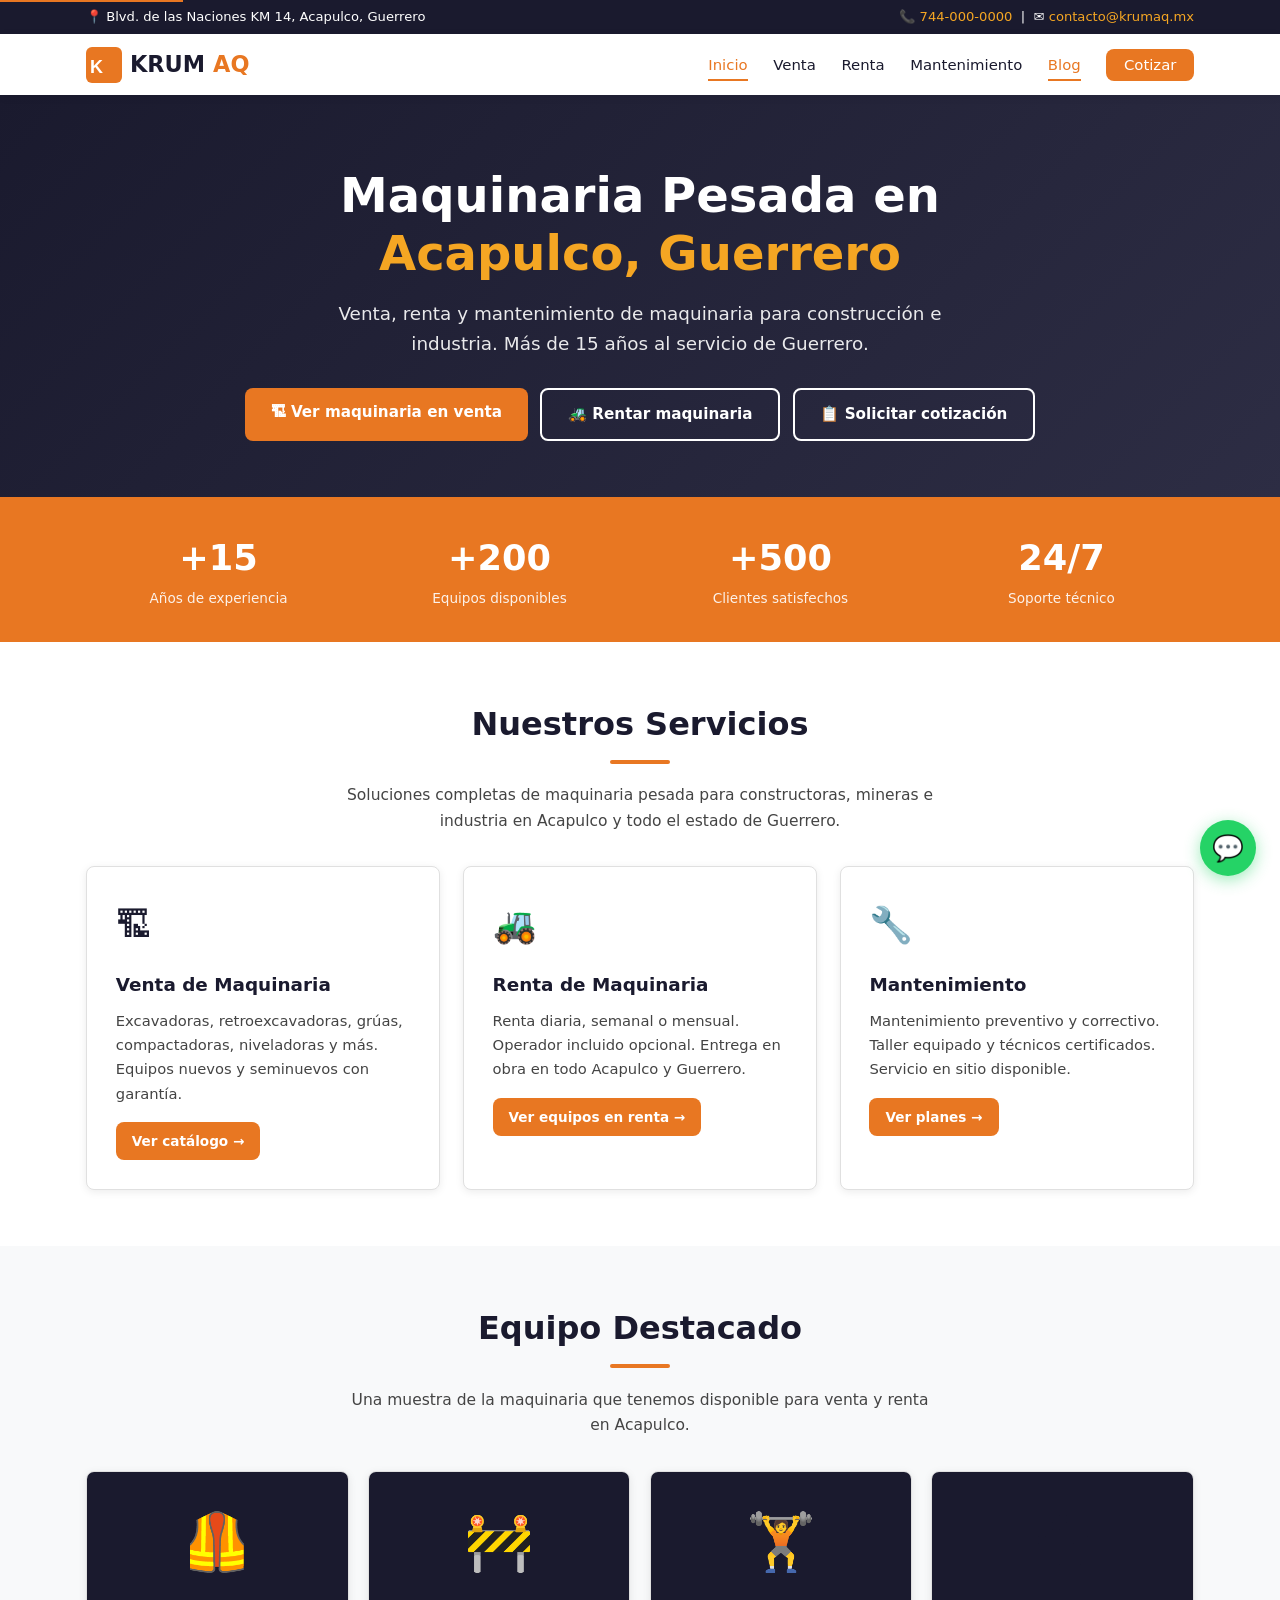
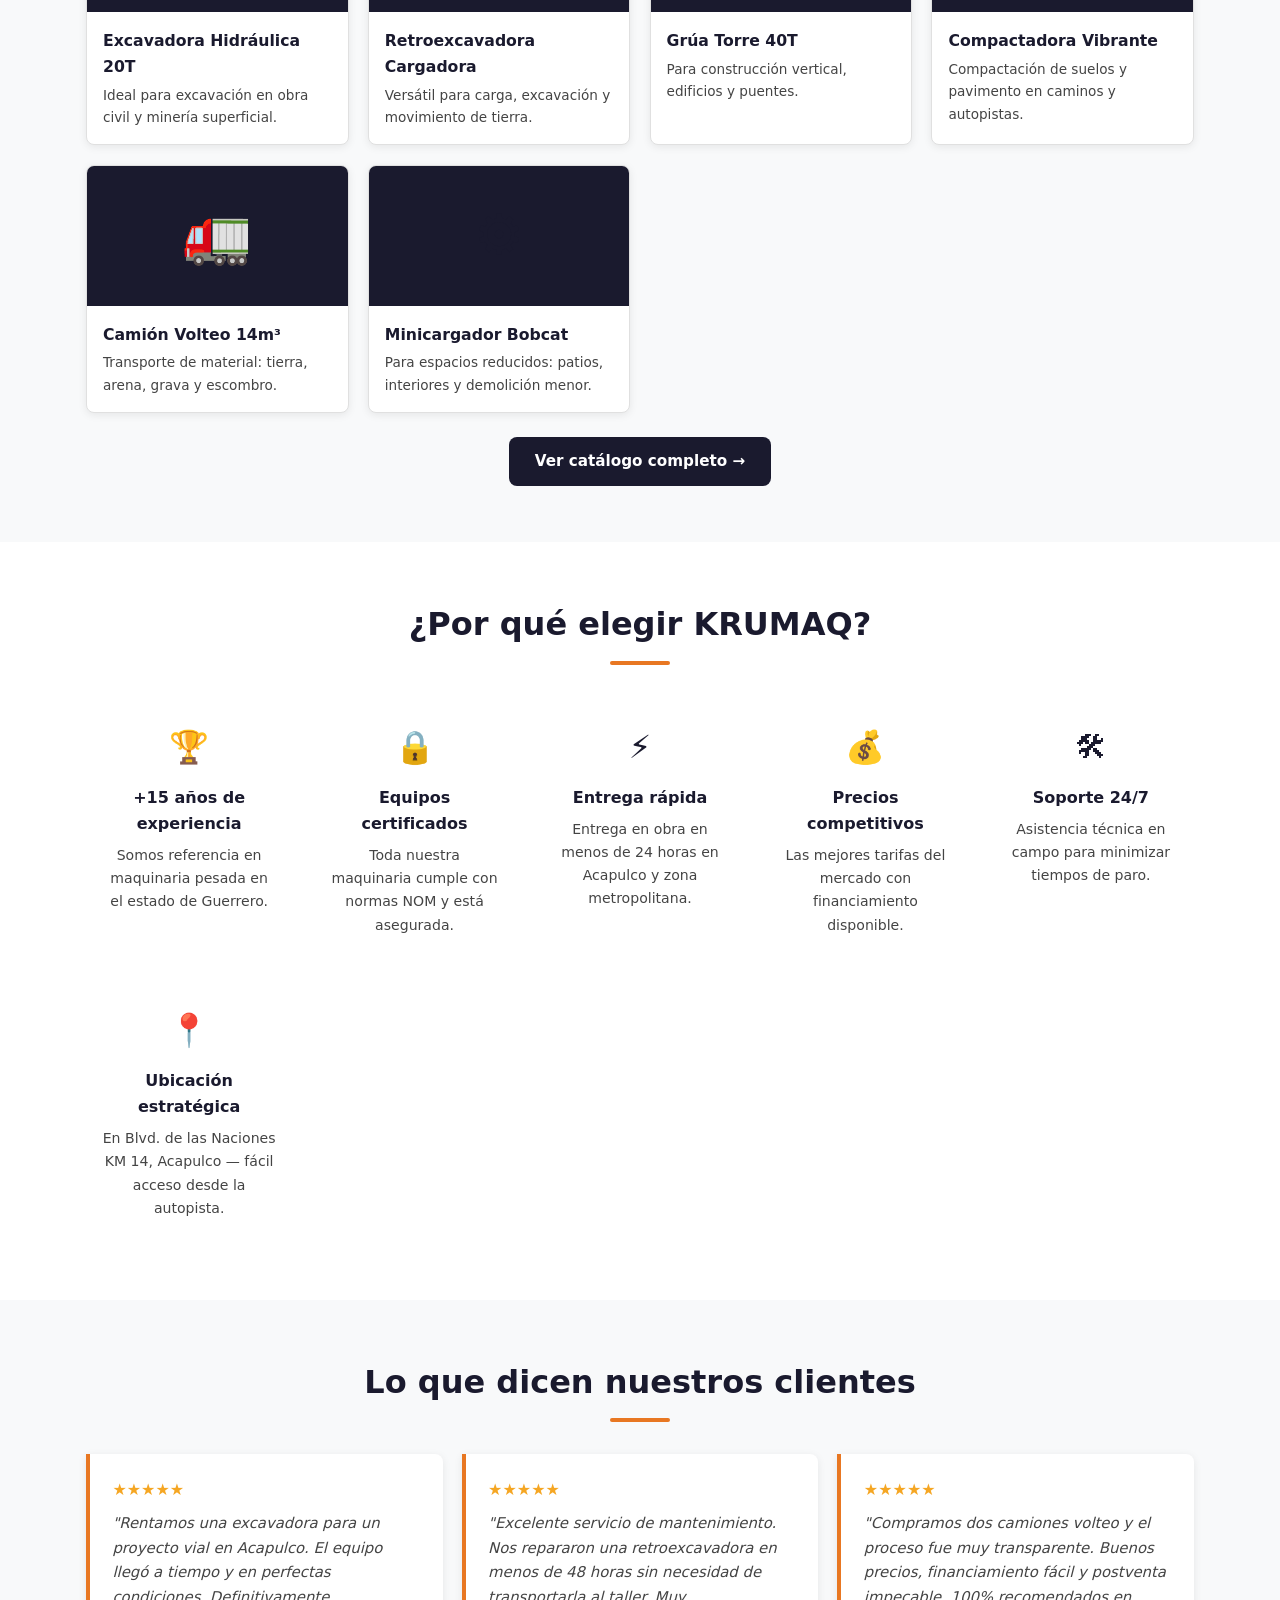
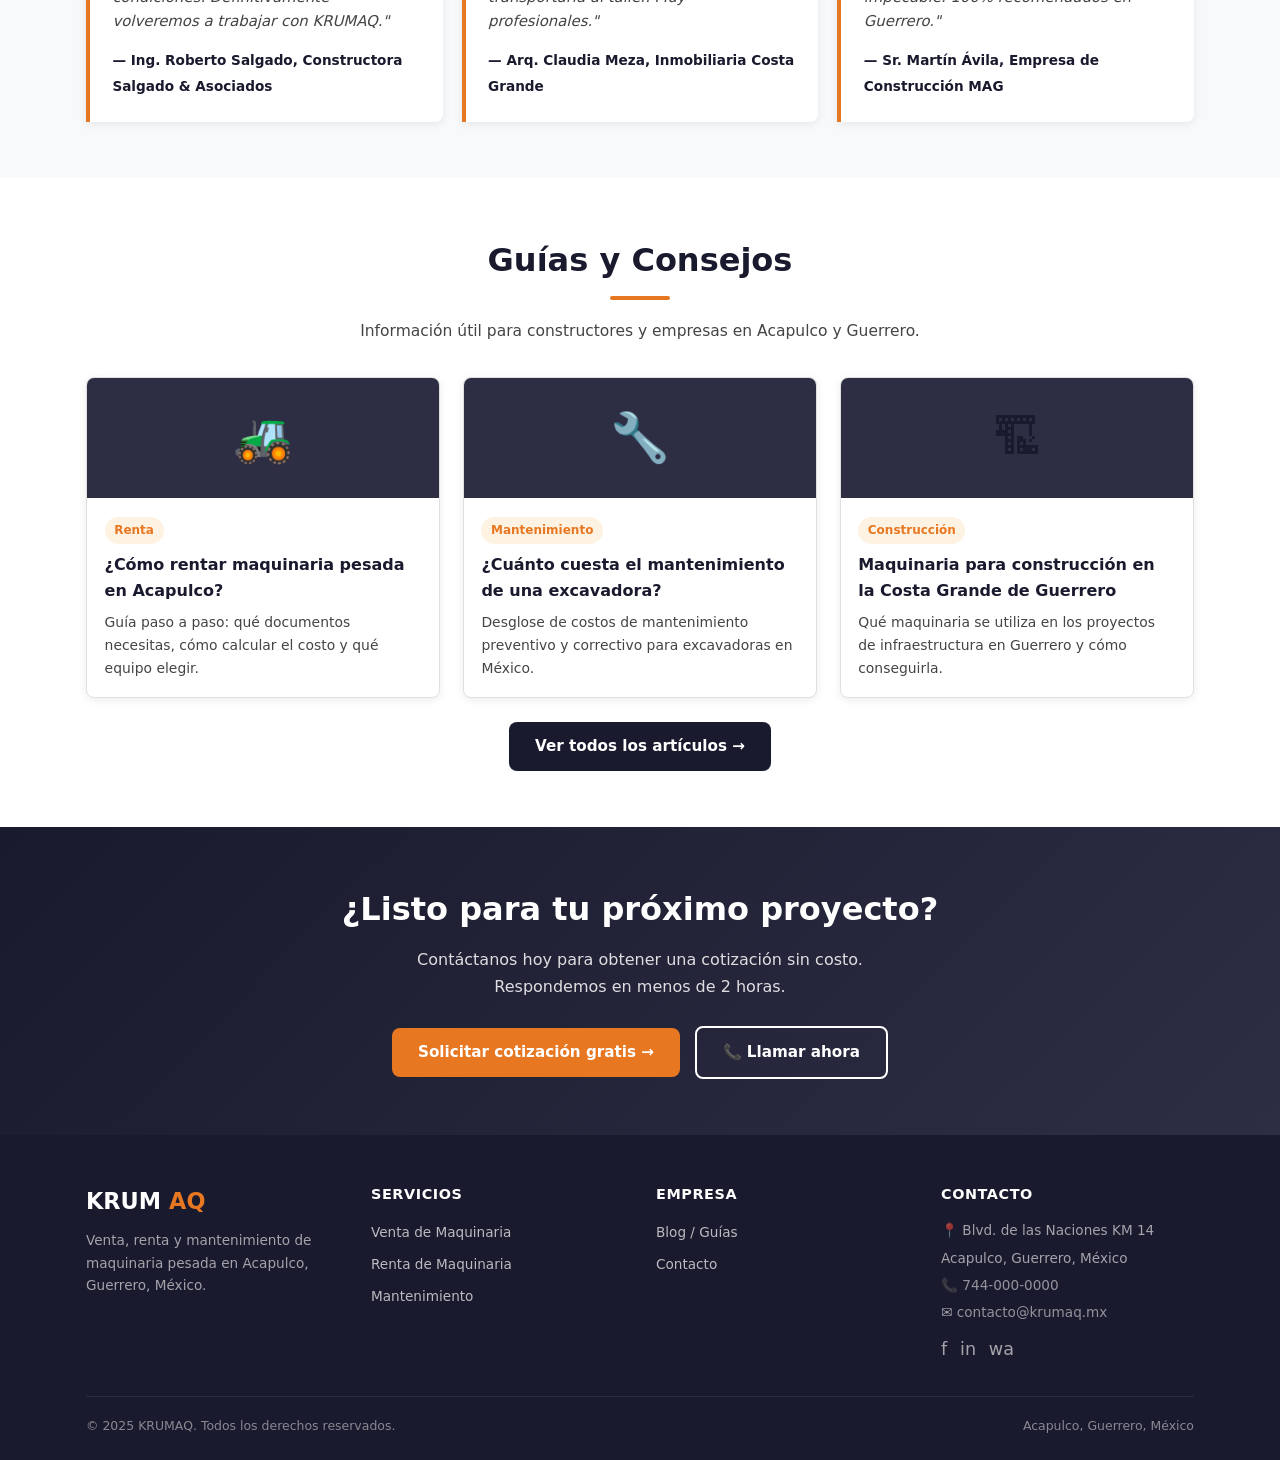
<file: website/index.html>
<!DOCTYPE html>
<html lang="es">
<head>
  <meta charset="UTF-8">
  <meta name="viewport" content="width=device-width, initial-scale=1.0">

  <!-- Primary SEO -->
  <title>KRUMAQ — Venta, Renta y Mantenimiento de Maquinaria en Acapulco, Guerrero</title>
  <meta name="description" content="KRUMAQ: líder en venta de maquinaria, renta de maquinaria y mantenimiento de maquinaria pesada en Acapulco, Guerrero. Ubicados en Blvd. de las Naciones KM 14. ¡Cotiza hoy!">
  <meta name="keywords" content="venta de maquinaria Acapulco, renta de maquinaria Acapulco, mantenimiento de maquinaria Guerrero, maquinaria pesada Acapulco, maquinaria construcción Guerrero, KRUMAQ">
  <link rel="canonical" href="https://www.krumaq.mx/">

  <!-- Open Graph / Facebook -->
  <meta property="og:type"        content="website">
  <meta property="og:url"         content="https://www.krumaq.mx/">
  <meta property="og:title"       content="KRUMAQ — Venta, Renta y Mantenimiento de Maquinaria en Acapulco">
  <meta property="og:description" content="Tu aliado en maquinaria pesada en Acapulco, Guerrero. Venta, renta y mantenimiento con más de 15 años de experiencia.">
  <meta property="og:image"       content="https://www.krumaq.mx/img/og-home.jpg">
  <meta property="og:locale"      content="es_MX">

  <!-- Twitter Card -->
  <meta name="twitter:card"        content="summary_large_image">
  <meta name="twitter:title"       content="KRUMAQ — Maquinaria en Acapulco">
  <meta name="twitter:description" content="Venta, renta y mantenimiento de maquinaria pesada en Acapulco, Guerrero.">

  <!-- Structured Data: LocalBusiness + GeoCoordinates -->
  <script type="application/ld+json">
  {
    "@context": "https://schema.org",
    "@type": "LocalBusiness",
    "@id": "https://www.krumaq.mx/#business",
    "name": "KRUMAQ",
    "alternateName": "Krumaq Maquinaria",
    "description": "Empresa especializada en venta, renta y mantenimiento de maquinaria pesada para construcción e industria en Acapulco, Guerrero, México.",
    "url": "https://www.krumaq.mx",
    "telephone": "+52-744-000-0000",
    "email": "contacto@krumaq.mx",
    "address": {
      "@type": "PostalAddress",
      "streetAddress": "Boulevard de las Naciones KM 14",
      "addressLocality": "Acapulco de Juárez",
      "addressRegion": "Guerrero",
      "postalCode": "39300",
      "addressCountry": "MX"
    },
    "geo": {
      "@type": "GeoCoordinates",
      "latitude": 16.8157,
      "longitude": -99.8986
    },
    "openingHoursSpecification": [
      {
        "@type": "OpeningHoursSpecification",
        "dayOfWeek": ["Monday","Tuesday","Wednesday","Thursday","Friday"],
        "opens": "08:00",
        "closes": "18:00"
      },
      {
        "@type": "OpeningHoursSpecification",
        "dayOfWeek": ["Saturday"],
        "opens": "09:00",
        "closes": "14:00"
      }
    ],
    "priceRange": "$$",
    "currenciesAccepted": "MXN",
    "paymentAccepted": "Cash, Credit Card, Bank Transfer",
    "areaServed": [
      {"@type": "State", "name": "Guerrero"},
      {"@type": "City",  "name": "Acapulco de Juárez"},
      {"@type": "City",  "name": "Chilpancingo"},
      {"@type": "City",  "name": "Zihuatanejo"}
    ],
    "hasOfferCatalog": {
      "@type": "OfferCatalog",
      "name": "Catálogo de Maquinaria",
      "itemListElement": [
        {"@type": "Offer", "itemOffered": {"@type": "Service", "name": "Venta de Maquinaria Pesada"}},
        {"@type": "Offer", "itemOffered": {"@type": "Service", "name": "Renta de Maquinaria Pesada"}},
        {"@type": "Offer", "itemOffered": {"@type": "Service", "name": "Mantenimiento de Maquinaria"}}
      ]
    },
    "sameAs": [
      "https://www.facebook.com/krumaq",
      "https://www.linkedin.com/company/krumaq",
      "https://www.instagram.com/krumaq"
    ]
  }
  </script>

  <link rel="stylesheet" href="css/styles.css">
</head>
<body>

<a class="skip-link" href="#main">Saltar al contenido</a>

<!-- Top bar -->
<div class="topbar">
  <div class="container">
    <span>📍 Blvd. de las Naciones KM 14, Acapulco, Guerrero</span>
    <span>📞 <a href="tel:+527440000000">744-000-0000</a> &nbsp;|&nbsp; ✉ <a href="mailto:contacto@krumaq.mx">contacto@krumaq.mx</a></span>
  </div>
</div>

<!-- Header -->
<header class="site-header">
  <nav class="nav-wrapper" aria-label="Navegación principal">
    <a class="logo" href="index.html">
      <svg viewBox="0 0 36 36" fill="none" aria-hidden="true">
        <rect width="36" height="36" rx="6" fill="#e87722"/>
        <text x="4" y="26" font-family="Arial" font-weight="800" font-size="18" fill="#fff">K</text>
      </svg>
      KRUM<span>AQ</span>
    </a>
    <button class="nav-toggle" aria-label="Abrir menú" aria-expanded="false">
      <span></span><span></span><span></span>
    </button>
    <ul class="nav-links">
      <li><a href="index.html" class="active">Inicio</a></li>
      <li><a href="venta.html">Venta</a></li>
      <li><a href="renta.html">Renta</a></li>
      <li><a href="mantenimiento.html">Mantenimiento</a></li>
      <li><a href="blog/index.html">Blog</a></li>
      <li><a href="contacto.html" class="btn-nav">Cotizar</a></li>
    </ul>
  </nav>
</header>

<!-- Hero -->
<main id="main">
<section class="hero">
  <div class="container">
    <h1>Maquinaria Pesada en<br><em>Acapulco, Guerrero</em></h1>
    <p>Venta, renta y mantenimiento de maquinaria para construcción e industria. Más de 15 años al servicio de Guerrero.</p>
    <div class="hero-btns">
      <a href="venta.html"     class="btn btn-primary">🏗 Ver maquinaria en venta</a>
      <a href="renta.html"     class="btn btn-outline">🚜 Rentar maquinaria</a>
      <a href="contacto.html"  class="btn btn-outline">📋 Solicitar cotización</a>
    </div>
  </div>
</section>

<!-- Stats -->
<div class="stats-bar">
  <div class="container">
    <div class="stats-grid">
      <div><div class="stat-num">+15</div><div class="stat-label">Años de experiencia</div></div>
      <div><div class="stat-num">+200</div><div class="stat-label">Equipos disponibles</div></div>
      <div><div class="stat-num">+500</div><div class="stat-label">Clientes satisfechos</div></div>
      <div><div class="stat-num">24/7</div><div class="stat-label">Soporte técnico</div></div>
    </div>
  </div>
</div>

<!-- Services -->
<section class="section">
  <div class="container">
    <h2 class="section-title">Nuestros Servicios</h2>
    <div class="divider"></div>
    <p class="section-sub">Soluciones completas de maquinaria pesada para constructoras, mineras e industria en Acapulco y todo el estado de Guerrero.</p>
    <div class="services-grid">

      <div class="card">
        <div class="card-icon">🏗</div>
        <h2>Venta de Maquinaria</h2>
        <p>Excavadoras, retroexcavadoras, grúas, compactadoras, niveladoras y más. Equipos nuevos y seminuevos con garantía.</p>
        <a href="venta.html" class="btn btn-primary btn-sm">Ver catálogo →</a>
      </div>

      <div class="card">
        <div class="card-icon">🚜</div>
        <h2>Renta de Maquinaria</h2>
        <p>Renta diaria, semanal o mensual. Operador incluido opcional. Entrega en obra en todo Acapulco y Guerrero.</p>
        <a href="renta.html" class="btn btn-primary btn-sm">Ver equipos en renta →</a>
      </div>

      <div class="card">
        <div class="card-icon">🔧</div>
        <h2>Mantenimiento</h2>
        <p>Mantenimiento preventivo y correctivo. Taller equipado y técnicos certificados. Servicio en sitio disponible.</p>
        <a href="mantenimiento.html" class="btn btn-primary btn-sm">Ver planes →</a>
      </div>

    </div>
  </div>
</section>

<!-- Equipment showcase -->
<section class="section section-alt">
  <div class="container">
    <h2 class="section-title">Equipo Destacado</h2>
    <div class="divider"></div>
    <p class="section-sub">Una muestra de la maquinaria que tenemos disponible para venta y renta en Acapulco.</p>
    <div class="equipment-grid">
      <div class="eq-card">
        <div class="eq-thumb">🦺</div>
        <div class="eq-info">
          <h3>Excavadora Hidráulica 20T</h3>
          <p>Ideal para excavación en obra civil y minería superficial.</p>
        </div>
      </div>
      <div class="eq-card">
        <div class="eq-thumb">🚧</div>
        <div class="eq-info">
          <h3>Retroexcavadora Cargadora</h3>
          <p>Versátil para carga, excavación y movimiento de tierra.</p>
        </div>
      </div>
      <div class="eq-card">
        <div class="eq-thumb">🏋️</div>
        <div class="eq-info">
          <h3>Grúa Torre 40T</h3>
          <p>Para construcción vertical, edificios y puentes.</p>
        </div>
      </div>
      <div class="eq-card">
        <div class="eq-thumb">🛣</div>
        <div class="eq-info">
          <h3>Compactadora Vibrante</h3>
          <p>Compactación de suelos y pavimento en caminos y autopistas.</p>
        </div>
      </div>
      <div class="eq-card">
        <div class="eq-thumb">🚛</div>
        <div class="eq-info">
          <h3>Camión Volteo 14m³</h3>
          <p>Transporte de material: tierra, arena, grava y escombro.</p>
        </div>
      </div>
      <div class="eq-card">
        <div class="eq-thumb">⚙️</div>
        <div class="eq-info">
          <h3>Minicargador Bobcat</h3>
          <p>Para espacios reducidos: patios, interiores y demolición menor.</p>
        </div>
      </div>
    </div>
    <div class="text-center mt-3">
      <a href="venta.html" class="btn btn-dark">Ver catálogo completo →</a>
    </div>
  </div>
</section>

<!-- Why Us -->
<section class="section">
  <div class="container">
    <h2 class="section-title">¿Por qué elegir KRUMAQ?</h2>
    <div class="divider"></div>
    <div class="why-grid">
      <div class="why-item">
        <div class="icon">🏆</div>
        <h3>+15 años de experiencia</h3>
        <p>Somos referencia en maquinaria pesada en el estado de Guerrero.</p>
      </div>
      <div class="why-item">
        <div class="icon">🔒</div>
        <h3>Equipos certificados</h3>
        <p>Toda nuestra maquinaria cumple con normas NOM y está asegurada.</p>
      </div>
      <div class="why-item">
        <div class="icon">⚡</div>
        <h3>Entrega rápida</h3>
        <p>Entrega en obra en menos de 24 horas en Acapulco y zona metropolitana.</p>
      </div>
      <div class="why-item">
        <div class="icon">💰</div>
        <h3>Precios competitivos</h3>
        <p>Las mejores tarifas del mercado con financiamiento disponible.</p>
      </div>
      <div class="why-item">
        <div class="icon">🛠</div>
        <h3>Soporte 24/7</h3>
        <p>Asistencia técnica en campo para minimizar tiempos de paro.</p>
      </div>
      <div class="why-item">
        <div class="icon">📍</div>
        <h3>Ubicación estratégica</h3>
        <p>En Blvd. de las Naciones KM 14, Acapulco — fácil acceso desde la autopista.</p>
      </div>
    </div>
  </div>
</section>

<!-- Testimonials -->
<section class="section section-alt">
  <div class="container">
    <h2 class="section-title">Lo que dicen nuestros clientes</h2>
    <div class="divider"></div>
    <div class="testimonials-grid">
      <div class="testimonial">
        <div class="stars">★★★★★</div>
        <p>"Rentamos una excavadora para un proyecto vial en Acapulco. El equipo llegó a tiempo y en perfectas condiciones. Definitivamente volveremos a trabajar con KRUMAQ."</p>
        <strong>— Ing. Roberto Salgado, Constructora Salgado &amp; Asociados</strong>
      </div>
      <div class="testimonial">
        <div class="stars">★★★★★</div>
        <p>"Excelente servicio de mantenimiento. Nos repararon una retroexcavadora en menos de 48 horas sin necesidad de transportarla al taller. Muy profesionales."</p>
        <strong>— Arq. Claudia Meza, Inmobiliaria Costa Grande</strong>
      </div>
      <div class="testimonial">
        <div class="stars">★★★★★</div>
        <p>"Compramos dos camiones volteo y el proceso fue muy transparente. Buenos precios, financiamiento fácil y postventa impecable. 100% recomendados en Guerrero."</p>
        <strong>— Sr. Martín Ávila, Empresa de Construcción MAG</strong>
      </div>
    </div>
  </div>
</section>

<!-- Blog preview -->
<section class="section">
  <div class="container">
    <h2 class="section-title">Guías y Consejos</h2>
    <div class="divider"></div>
    <p class="section-sub">Información útil para constructores y empresas en Acapulco y Guerrero.</p>
    <div class="blog-grid">
      <div class="blog-card">
        <div class="blog-thumb">🚜</div>
        <div class="blog-body">
          <span class="tag">Renta</span>
          <h3><a href="blog/como-rentar-maquinaria-pesada-acapulco.html">¿Cómo rentar maquinaria pesada en Acapulco?</a></h3>
          <p>Guía paso a paso: qué documentos necesitas, cómo calcular el costo y qué equipo elegir.</p>
        </div>
      </div>
      <div class="blog-card">
        <div class="blog-thumb">🔧</div>
        <div class="blog-body">
          <span class="tag">Mantenimiento</span>
          <h3><a href="blog/costo-mantenimiento-excavadora.html">¿Cuánto cuesta el mantenimiento de una excavadora?</a></h3>
          <p>Desglose de costos de mantenimiento preventivo y correctivo para excavadoras en México.</p>
        </div>
      </div>
      <div class="blog-card">
        <div class="blog-thumb">🏗</div>
        <div class="blog-body">
          <span class="tag">Construcción</span>
          <h3><a href="blog/maquinaria-construccion-costa-grande-guerrero.html">Maquinaria para construcción en la Costa Grande de Guerrero</a></h3>
          <p>Qué maquinaria se utiliza en los proyectos de infraestructura en Guerrero y cómo conseguirla.</p>
        </div>
      </div>
    </div>
    <div class="text-center mt-3">
      <a href="blog/index.html" class="btn btn-dark">Ver todos los artículos →</a>
    </div>
  </div>
</section>

<!-- CTA -->
<section class="cta-banner">
  <div class="container">
    <h2>¿Listo para tu próximo proyecto?</h2>
    <p>Contáctanos hoy para obtener una cotización sin costo. Respondemos en menos de 2 horas.</p>
    <a href="contacto.html" class="btn btn-primary">Solicitar cotización gratis →</a>
    &nbsp;
    <a href="tel:+527440000000" class="btn btn-outline">📞 Llamar ahora</a>
  </div>
</section>
</main>

<!-- Footer -->
<footer class="site-footer">
  <div class="container">
    <div class="footer-grid">
      <div class="footer-brand">
        <a class="logo" href="index.html">KRUM<span>AQ</span></a>
        <p>Venta, renta y mantenimiento de maquinaria pesada en Acapulco, Guerrero, México.</p>
      </div>
      <div class="footer-col">
        <h4>Servicios</h4>
        <ul>
          <li><a href="venta.html">Venta de Maquinaria</a></li>
          <li><a href="renta.html">Renta de Maquinaria</a></li>
          <li><a href="mantenimiento.html">Mantenimiento</a></li>
        </ul>
      </div>
      <div class="footer-col">
        <h4>Empresa</h4>
        <ul>
          <li><a href="blog/index.html">Blog / Guías</a></li>
          <li><a href="contacto.html">Contacto</a></li>
        </ul>
      </div>
      <div class="footer-col">
        <h4>Contacto</h4>
        <p>📍 Blvd. de las Naciones KM 14</p>
        <p>Acapulco, Guerrero, México</p>
        <p>📞 <a href="tel:+527440000000" style="color:rgba(255,255,255,.7)">744-000-0000</a></p>
        <p>✉ <a href="mailto:contacto@krumaq.mx" style="color:rgba(255,255,255,.7)">contacto@krumaq.mx</a></p>
        <div class="social-links" style="margin-top:.7rem">
          <a href="https://www.facebook.com/krumaq"   aria-label="Facebook">f</a>
          <a href="https://www.instagram.com/krumaq"  aria-label="Instagram">in</a>
          <a href="https://wa.me/527440000000"        aria-label="WhatsApp">wa</a>
        </div>
      </div>
    </div>
    <div class="footer-bottom">
      <span>© 2025 KRUMAQ. Todos los derechos reservados.</span>
      <span>Acapulco, Guerrero, México</span>
    </div>
  </div>
</footer>

<!-- WhatsApp FAB -->
<a class="whatsapp-fab" href="https://wa.me/527440000000?text=Hola%20KRUMAQ%2C%20me%20interesa%20información%20sobre%20maquinaria." aria-label="Contáctanos por WhatsApp" target="_blank" rel="noopener noreferrer">💬</a>

<script src="js/main.js"></script>
</body>
</html>
</file>
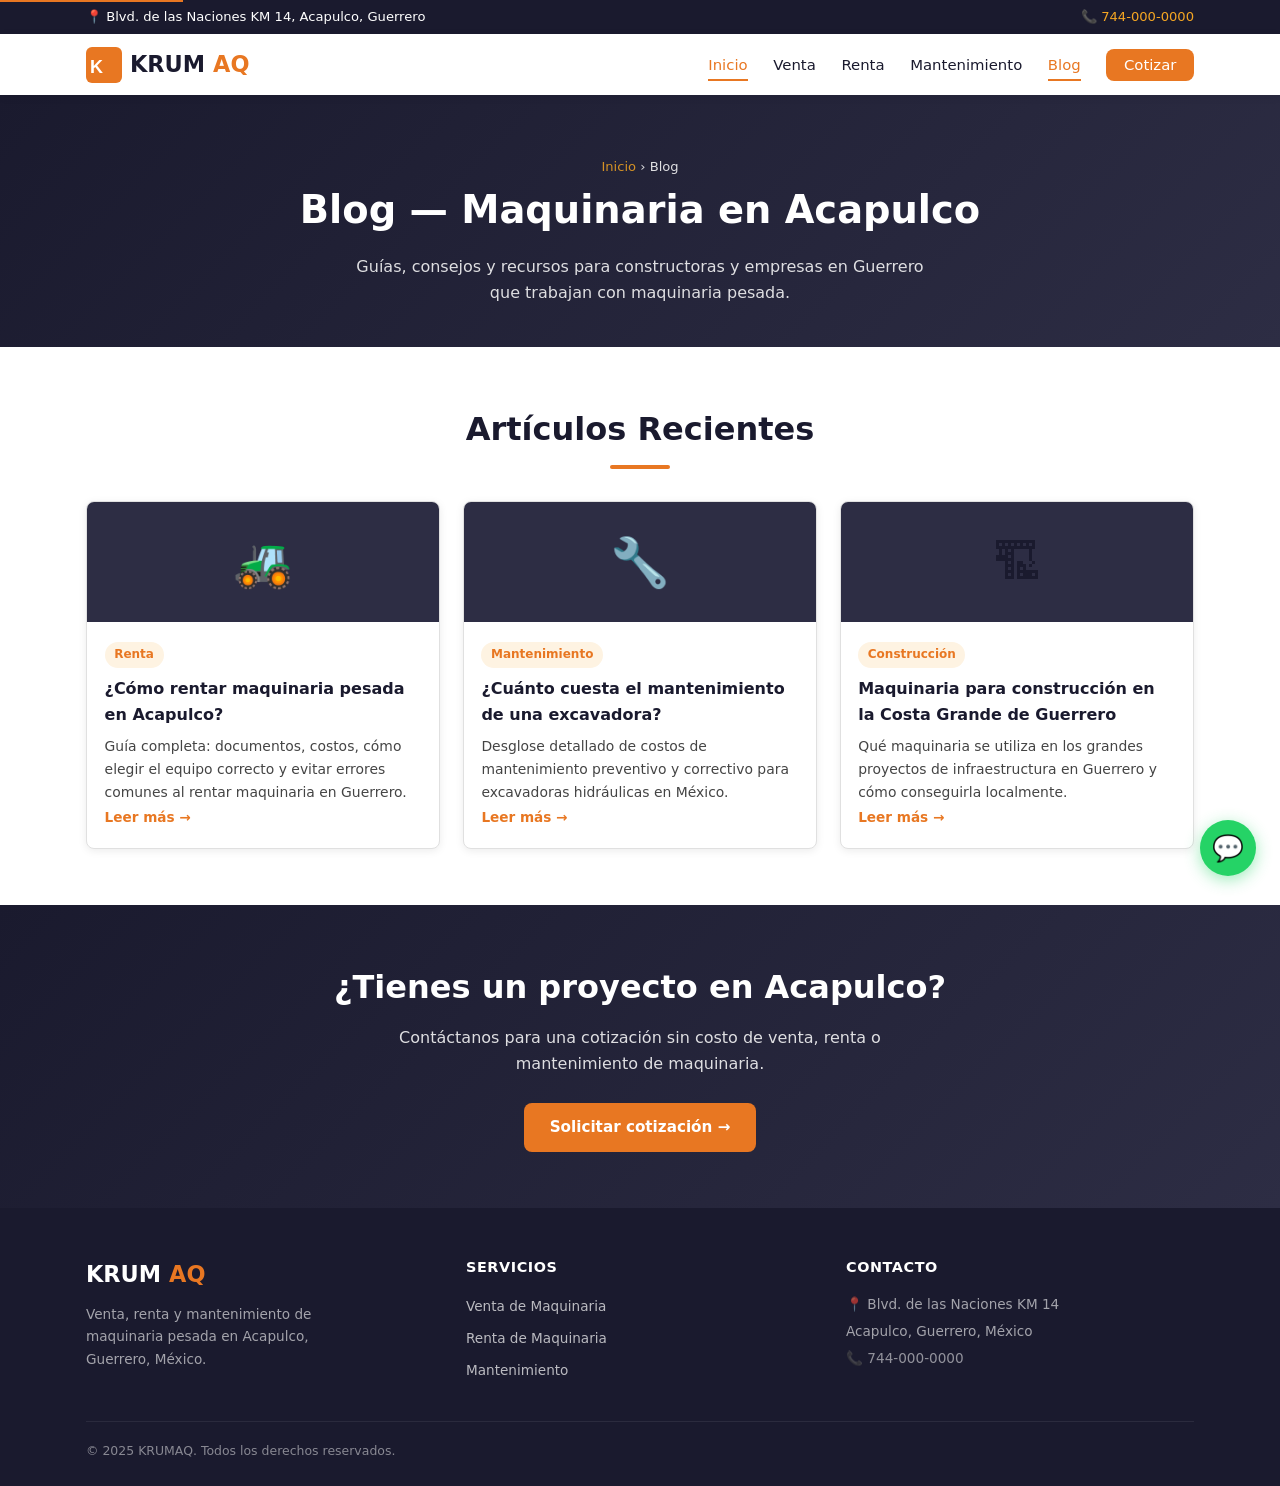
<file: website/blog/index.html>
<!DOCTYPE html>
<html lang="es">
<head>
  <meta charset="UTF-8">
  <meta name="viewport" content="width=device-width, initial-scale=1.0">

  <title>Blog — Maquinaria en Acapulco y Guerrero | KRUMAQ</title>
  <meta name="description" content="Guías, consejos y artículos sobre maquinaria pesada en Acapulco, Guerrero. Aprende a rentar, mantener y elegir la maquinaria correcta para tu proyecto de construcción.">
  <link rel="canonical" href="https://www.krumaq.mx/blog/">

  <script type="application/ld+json">
  {
    "@context": "https://schema.org",
    "@type": "Blog",
    "name": "Blog KRUMAQ — Maquinaria en Acapulco",
    "description": "Guías y consejos sobre maquinaria pesada para constructoras en Acapulco y Guerrero",
    "url": "https://www.krumaq.mx/blog/",
    "publisher": {
      "@type": "LocalBusiness",
      "name": "KRUMAQ",
      "url": "https://www.krumaq.mx",
      "address": {
        "@type": "PostalAddress",
        "streetAddress": "Boulevard de las Naciones KM 14",
        "addressLocality": "Acapulco de Juárez",
        "addressRegion": "Guerrero",
        "addressCountry": "MX"
      }
    }
  }
  </script>

  <link rel="stylesheet" href="../css/styles.css">
</head>
<body>

<a class="skip-link" href="#main">Saltar al contenido</a>

<div class="topbar">
  <div class="container">
    <span>📍 Blvd. de las Naciones KM 14, Acapulco, Guerrero</span>
    <span>📞 <a href="tel:+527440000000">744-000-0000</a></span>
  </div>
</div>

<header class="site-header">
  <nav class="nav-wrapper" aria-label="Navegación principal">
    <a class="logo" href="../index.html">
      <svg viewBox="0 0 36 36" fill="none" aria-hidden="true">
        <rect width="36" height="36" rx="6" fill="#e87722"/>
        <text x="4" y="26" font-family="Arial" font-weight="800" font-size="18" fill="#fff">K</text>
      </svg>
      KRUM<span>AQ</span>
    </a>
    <button class="nav-toggle" aria-label="Abrir menú" aria-expanded="false">
      <span></span><span></span><span></span>
    </button>
    <ul class="nav-links">
      <li><a href="../index.html">Inicio</a></li>
      <li><a href="../venta.html">Venta</a></li>
      <li><a href="../renta.html">Renta</a></li>
      <li><a href="../mantenimiento.html">Mantenimiento</a></li>
      <li><a href="index.html" class="active">Blog</a></li>
      <li><a href="../contacto.html" class="btn-nav">Cotizar</a></li>
    </ul>
  </nav>
</header>

<main id="main">

<section class="page-hero">
  <div class="container">
    <p class="breadcrumb"><a href="../index.html">Inicio</a> › Blog</p>
    <h1>Blog — Maquinaria en Acapulco</h1>
    <p>Guías, consejos y recursos para constructoras y empresas en Guerrero que trabajan con maquinaria pesada.</p>
  </div>
</section>

<section class="section">
  <div class="container">
    <h2 class="section-title">Artículos Recientes</h2>
    <div class="divider"></div>
    <div class="blog-grid">

      <div class="blog-card">
        <div class="blog-thumb">🚜</div>
        <div class="blog-body">
          <span class="tag">Renta</span>
          <h3><a href="como-rentar-maquinaria-pesada-acapulco.html">¿Cómo rentar maquinaria pesada en Acapulco?</a></h3>
          <p>Guía completa: documentos, costos, cómo elegir el equipo correcto y evitar errores comunes al rentar maquinaria en Guerrero.</p>
          <a href="como-rentar-maquinaria-pesada-acapulco.html" style="font-size:.85rem;font-weight:600">Leer más →</a>
        </div>
      </div>

      <div class="blog-card">
        <div class="blog-thumb">🔧</div>
        <div class="blog-body">
          <span class="tag">Mantenimiento</span>
          <h3><a href="costo-mantenimiento-excavadora.html">¿Cuánto cuesta el mantenimiento de una excavadora?</a></h3>
          <p>Desglose detallado de costos de mantenimiento preventivo y correctivo para excavadoras hidráulicas en México.</p>
          <a href="costo-mantenimiento-excavadora.html" style="font-size:.85rem;font-weight:600">Leer más →</a>
        </div>
      </div>

      <div class="blog-card">
        <div class="blog-thumb">🏗</div>
        <div class="blog-body">
          <span class="tag">Construcción</span>
          <h3><a href="maquinaria-construccion-costa-grande-guerrero.html">Maquinaria para construcción en la Costa Grande de Guerrero</a></h3>
          <p>Qué maquinaria se utiliza en los grandes proyectos de infraestructura en Guerrero y cómo conseguirla localmente.</p>
          <a href="maquinaria-construccion-costa-grande-guerrero.html" style="font-size:.85rem;font-weight:600">Leer más →</a>
        </div>
      </div>

    </div>
  </div>
</section>

<section class="cta-banner">
  <div class="container">
    <h2>¿Tienes un proyecto en Acapulco?</h2>
    <p>Contáctanos para una cotización sin costo de venta, renta o mantenimiento de maquinaria.</p>
    <a href="../contacto.html" class="btn btn-primary">Solicitar cotización →</a>
  </div>
</section>

</main>

<footer class="site-footer">
  <div class="container">
    <div class="footer-grid">
      <div class="footer-brand">
        <a class="logo" href="../index.html">KRUM<span>AQ</span></a>
        <p>Venta, renta y mantenimiento de maquinaria pesada en Acapulco, Guerrero, México.</p>
      </div>
      <div class="footer-col">
        <h4>Servicios</h4>
        <ul>
          <li><a href="../venta.html">Venta de Maquinaria</a></li>
          <li><a href="../renta.html">Renta de Maquinaria</a></li>
          <li><a href="../mantenimiento.html">Mantenimiento</a></li>
        </ul>
      </div>
      <div class="footer-col">
        <h4>Contacto</h4>
        <p>📍 Blvd. de las Naciones KM 14</p>
        <p>Acapulco, Guerrero, México</p>
        <p>📞 <a href="tel:+527440000000" style="color:rgba(255,255,255,.7)">744-000-0000</a></p>
      </div>
    </div>
    <div class="footer-bottom">
      <span>© 2025 KRUMAQ. Todos los derechos reservados.</span>
    </div>
  </div>
</footer>

<a class="whatsapp-fab" href="https://wa.me/527440000000" aria-label="WhatsApp" target="_blank" rel="noopener noreferrer">💬</a>
<script src="../js/main.js"></script>
</body>
</html>
</file>
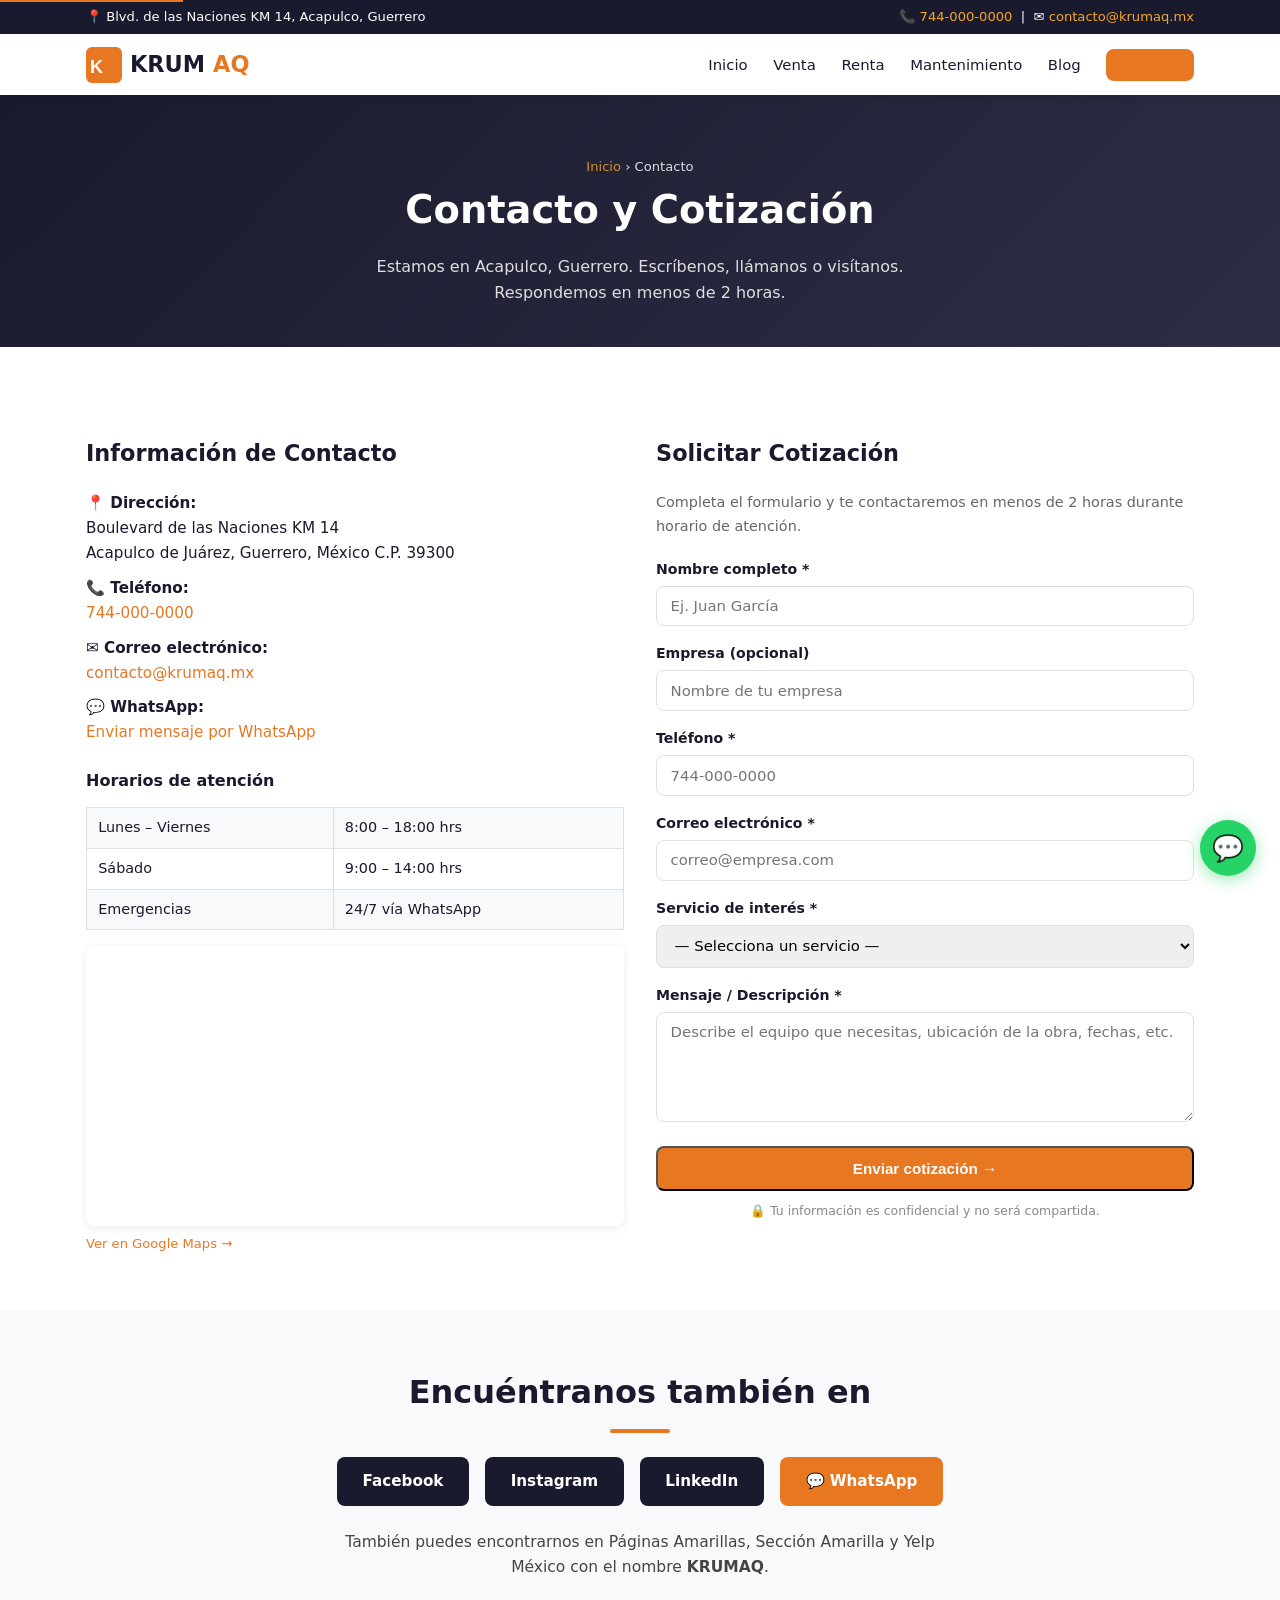
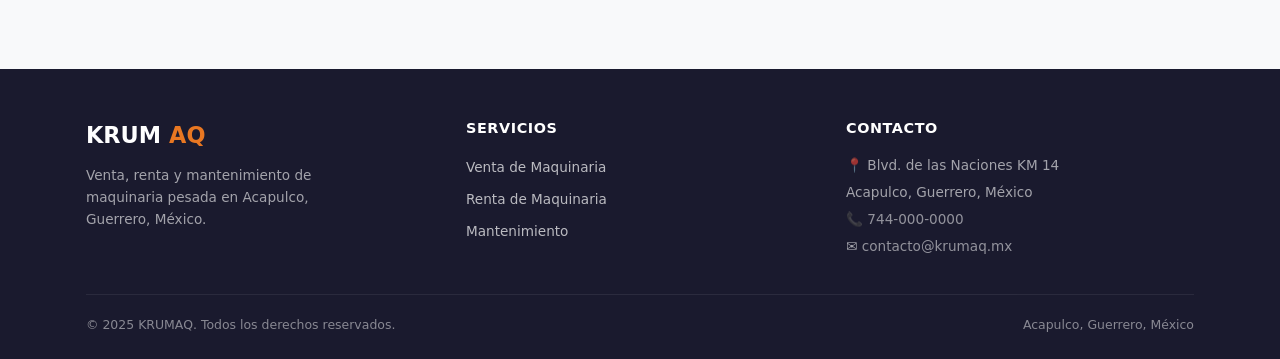
<file: website/contacto.html>
<!DOCTYPE html>
<html lang="es">
<head>
  <meta charset="UTF-8">
  <meta name="viewport" content="width=device-width, initial-scale=1.0">

  <title>Contacto | KRUMAQ — Maquinaria en Acapulco, Guerrero</title>
  <meta name="description" content="Contáctanos para cotizar venta, renta o mantenimiento de maquinaria pesada en Acapulco, Guerrero. KRUMAQ: Blvd. de las Naciones KM 14. Tel: 744-000-0000.">
  <meta name="keywords" content="contacto KRUMAQ, cotizar maquinaria Acapulco, teléfono maquinaria Guerrero, ubicación KRUMAQ Acapulco">
  <link rel="canonical" href="https://www.krumaq.mx/contacto.html">

  <script type="application/ld+json">
  {
    "@context": "https://schema.org",
    "@type": "LocalBusiness",
    "@id": "https://www.krumaq.mx/#business",
    "name": "KRUMAQ",
    "description": "Empresa especializada en venta, renta y mantenimiento de maquinaria pesada en Acapulco, Guerrero, México.",
    "url": "https://www.krumaq.mx",
    "telephone": "+52-744-000-0000",
    "email": "contacto@krumaq.mx",
    "address": {
      "@type": "PostalAddress",
      "streetAddress": "Boulevard de las Naciones KM 14",
      "addressLocality": "Acapulco de Juárez",
      "addressRegion": "Guerrero",
      "postalCode": "39300",
      "addressCountry": "MX"
    },
    "geo": {
      "@type": "GeoCoordinates",
      "latitude": 16.8157,
      "longitude": -99.8986
    },
    "hasMap": "https://maps.google.com/?q=Boulevard+de+las+Naciones+KM+14,+Acapulco,+Guerrero",
    "openingHoursSpecification": [
      {
        "@type": "OpeningHoursSpecification",
        "dayOfWeek": ["Monday","Tuesday","Wednesday","Thursday","Friday"],
        "opens": "08:00",
        "closes": "18:00"
      },
      {
        "@type": "OpeningHoursSpecification",
        "dayOfWeek": ["Saturday"],
        "opens": "09:00",
        "closes": "14:00"
      }
    ]
  }
  </script>

  <link rel="stylesheet" href="css/styles.css">
</head>
<body>

<a class="skip-link" href="#main">Saltar al contenido</a>

<div class="topbar">
  <div class="container">
    <span>📍 Blvd. de las Naciones KM 14, Acapulco, Guerrero</span>
    <span>📞 <a href="tel:+527440000000">744-000-0000</a> &nbsp;|&nbsp; ✉ <a href="mailto:contacto@krumaq.mx">contacto@krumaq.mx</a></span>
  </div>
</div>

<header class="site-header">
  <nav class="nav-wrapper" aria-label="Navegación principal">
    <a class="logo" href="index.html">
      <svg viewBox="0 0 36 36" fill="none" aria-hidden="true">
        <rect width="36" height="36" rx="6" fill="#e87722"/>
        <text x="4" y="26" font-family="Arial" font-weight="800" font-size="18" fill="#fff">K</text>
      </svg>
      KRUM<span>AQ</span>
    </a>
    <button class="nav-toggle" aria-label="Abrir menú" aria-expanded="false">
      <span></span><span></span><span></span>
    </button>
    <ul class="nav-links">
      <li><a href="index.html">Inicio</a></li>
      <li><a href="venta.html">Venta</a></li>
      <li><a href="renta.html">Renta</a></li>
      <li><a href="mantenimiento.html">Mantenimiento</a></li>
      <li><a href="blog/index.html">Blog</a></li>
      <li><a href="contacto.html" class="btn-nav active">Cotizar</a></li>
    </ul>
  </nav>
</header>

<main id="main">

<section class="page-hero">
  <div class="container">
    <p class="breadcrumb"><a href="index.html">Inicio</a> › Contacto</p>
    <h1>Contacto y Cotización</h1>
    <p>Estamos en Acapulco, Guerrero. Escríbenos, llámanos o visítanos. Respondemos en menos de 2 horas.</p>
  </div>
</section>

<section class="section">
  <div class="container">
    <div class="contact-layout">

      <!-- Contact info & map -->
      <div>
        <h2 style="font-size:1.4rem;margin-bottom:1.2rem">Información de Contacto</h2>

        <div class="contact-info">
          <p><strong>📍 Dirección:</strong><br>Boulevard de las Naciones KM 14<br>Acapulco de Juárez, Guerrero, México C.P. 39300</p>
          <p><strong>📞 Teléfono:</strong><br><a href="tel:+527440000000">744-000-0000</a></p>
          <p><strong>✉ Correo electrónico:</strong><br><a href="mailto:contacto@krumaq.mx">contacto@krumaq.mx</a></p>
          <p><strong>💬 WhatsApp:</strong><br><a href="https://wa.me/527440000000" target="_blank" rel="noopener noreferrer">Enviar mensaje por WhatsApp</a></p>
        </div>

        <h3 style="margin:1.4rem 0 .8rem;font-size:1rem">Horarios de atención</h3>
        <table style="width:100%;border-collapse:collapse;font-size:.9rem">
          <tr style="background:var(--bg-light)"><td style="padding:.5rem .7rem;border:1px solid var(--border)">Lunes – Viernes</td><td style="padding:.5rem .7rem;border:1px solid var(--border)">8:00 – 18:00 hrs</td></tr>
          <tr><td style="padding:.5rem .7rem;border:1px solid var(--border)">Sábado</td><td style="padding:.5rem .7rem;border:1px solid var(--border)">9:00 – 14:00 hrs</td></tr>
          <tr style="background:var(--bg-light)"><td style="padding:.5rem .7rem;border:1px solid var(--border)">Emergencias</td><td style="padding:.5rem .7rem;border:1px solid var(--border)">24/7 vía WhatsApp</td></tr>
        </table>

        <!-- Google Maps embed -->
        <div class="map-embed">
          <iframe
            title="Ubicación KRUMAQ — Boulevard de las Naciones KM 14, Acapulco, Guerrero"
            src="https://www.google.com/maps/embed?pb=!1m18!1m12!1m3!1d15145.98!2d-99.8986!3d16.8157!2m3!1f0!2f0!3f0!3m2!1i1024!2i768!4f13.1!3m3!1m2!1s0x85ca4410c4020063%3A0x8cf1bc5e5c6a1ac!2sBoulevard+de+las+Naciones%2C+Acapulco%2C+Gro.!5e0!3m2!1ses-419!2smx!4v1700000000000"
            allowfullscreen=""
            loading="lazy"
            referrerpolicy="no-referrer-when-downgrade">
          </iframe>
        </div>
        <p style="font-size:.82rem;color:#888;margin-top:.4rem">
          <a href="https://maps.google.com/?q=Boulevard+de+las+Naciones+KM+14,+Acapulco,+Guerrero" target="_blank" rel="noopener noreferrer">Ver en Google Maps →</a>
        </p>
      </div>

      <!-- Contact form -->
      <div>
        <h2 style="font-size:1.4rem;margin-bottom:1.2rem">Solicitar Cotización</h2>
        <p style="font-size:.9rem;color:#666;margin-bottom:1.2rem">Completa el formulario y te contactaremos en menos de 2 horas durante horario de atención.</p>

        <form class="contact-form" novalidate>
          <div class="form-group">
            <label for="nombre">Nombre completo *</label>
            <input type="text" id="nombre" name="nombre" placeholder="Ej. Juan García" required>
          </div>
          <div class="form-group">
            <label for="empresa">Empresa (opcional)</label>
            <input type="text" id="empresa" name="empresa" placeholder="Nombre de tu empresa">
          </div>
          <div class="form-group">
            <label for="telefono">Teléfono *</label>
            <input type="tel" id="telefono" name="telefono" placeholder="744-000-0000" required>
          </div>
          <div class="form-group">
            <label for="email">Correo electrónico *</label>
            <input type="email" id="email" name="email" placeholder="correo@empresa.com" required>
          </div>
          <div class="form-group">
            <label for="servicio">Servicio de interés *</label>
            <select id="servicio" name="servicio" required>
              <option value="">— Selecciona un servicio —</option>
              <option value="venta">Venta de maquinaria</option>
              <option value="renta">Renta de maquinaria</option>
              <option value="mantenimiento">Mantenimiento / Reparación</option>
              <option value="otro">Otro / General</option>
            </select>
          </div>
          <div class="form-group">
            <label for="mensaje">Mensaje / Descripción *</label>
            <textarea id="mensaje" name="mensaje" placeholder="Describe el equipo que necesitas, ubicación de la obra, fechas, etc." required></textarea>
          </div>
          <button type="submit" class="btn btn-primary" style="width:100%">Enviar cotización →</button>
          <p style="font-size:.78rem;color:#888;margin-top:.6rem;text-align:center">🔒 Tu información es confidencial y no será compartida.</p>
        </form>
      </div>

    </div>
  </div>
</section>

<!-- Social & directories -->
<section class="section section-alt">
  <div class="container">
    <h2 class="section-title">Encuéntranos también en</h2>
    <div class="divider"></div>
    <div style="display:flex;flex-wrap:wrap;gap:1rem;justify-content:center;margin-top:1.5rem">
      <a href="https://www.facebook.com/krumaq" class="btn btn-dark" target="_blank" rel="noopener noreferrer">Facebook</a>
      <a href="https://www.instagram.com/krumaq" class="btn btn-dark" target="_blank" rel="noopener noreferrer">Instagram</a>
      <a href="https://www.linkedin.com/company/krumaq" class="btn btn-dark" target="_blank" rel="noopener noreferrer">LinkedIn</a>
      <a href="https://wa.me/527440000000" class="btn btn-primary" target="_blank" rel="noopener noreferrer">💬 WhatsApp</a>
    </div>
    <p class="section-sub" style="margin-top:1.5rem">También puedes encontrarnos en Páginas Amarillas, Sección Amarilla y Yelp México con el nombre <strong>KRUMAQ</strong>.</p>
  </div>
</section>

</main>

<footer class="site-footer">
  <div class="container">
    <div class="footer-grid">
      <div class="footer-brand">
        <a class="logo" href="index.html">KRUM<span>AQ</span></a>
        <p>Venta, renta y mantenimiento de maquinaria pesada en Acapulco, Guerrero, México.</p>
      </div>
      <div class="footer-col">
        <h4>Servicios</h4>
        <ul>
          <li><a href="venta.html">Venta de Maquinaria</a></li>
          <li><a href="renta.html">Renta de Maquinaria</a></li>
          <li><a href="mantenimiento.html">Mantenimiento</a></li>
        </ul>
      </div>
      <div class="footer-col">
        <h4>Contacto</h4>
        <p>📍 Blvd. de las Naciones KM 14</p>
        <p>Acapulco, Guerrero, México</p>
        <p>📞 <a href="tel:+527440000000" style="color:rgba(255,255,255,.7)">744-000-0000</a></p>
        <p>✉ <a href="mailto:contacto@krumaq.mx" style="color:rgba(255,255,255,.7)">contacto@krumaq.mx</a></p>
      </div>
    </div>
    <div class="footer-bottom">
      <span>© 2025 KRUMAQ. Todos los derechos reservados.</span>
      <span>Acapulco, Guerrero, México</span>
    </div>
  </div>
</footer>

<a class="whatsapp-fab" href="https://wa.me/527440000000?text=Hola%20KRUMAQ%2C%20quiero%20una%20cotización." aria-label="WhatsApp" target="_blank" rel="noopener noreferrer">💬</a>
<script src="js/main.js"></script>
</body>
</html>
</file>
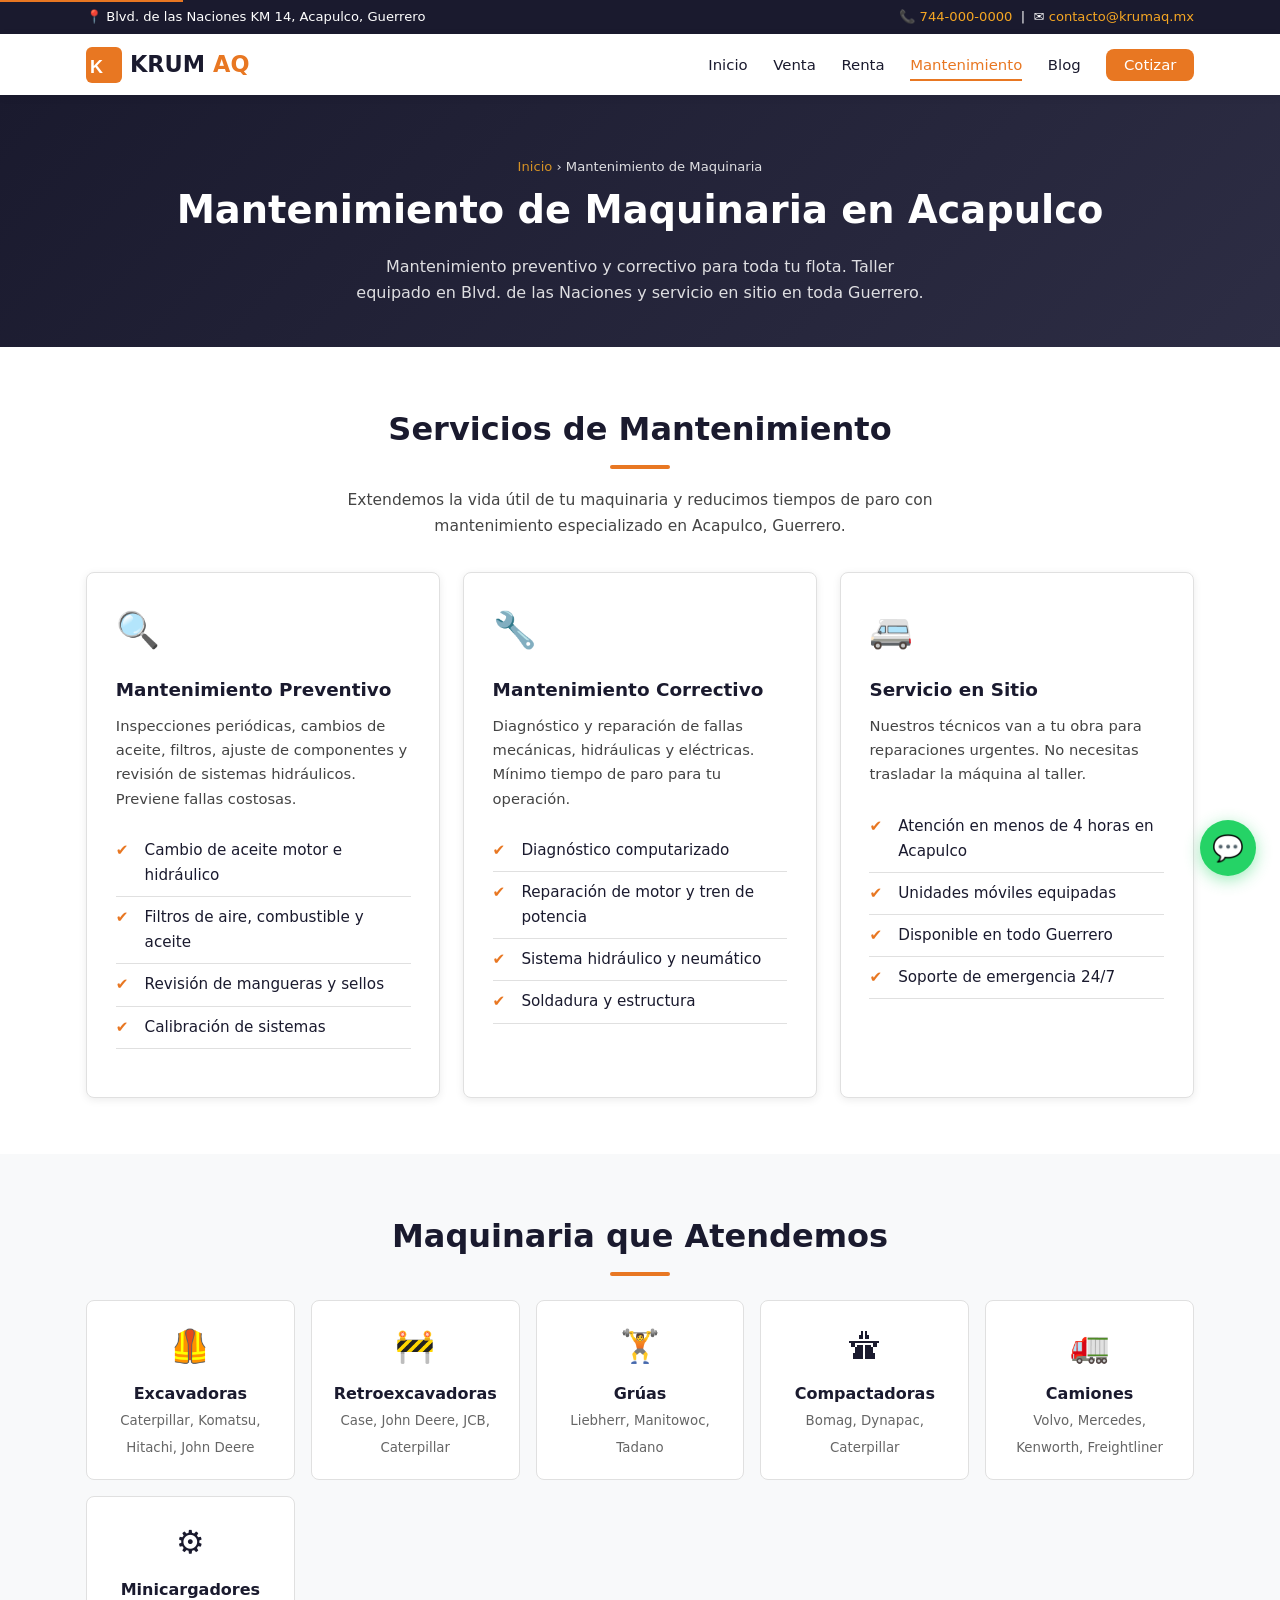
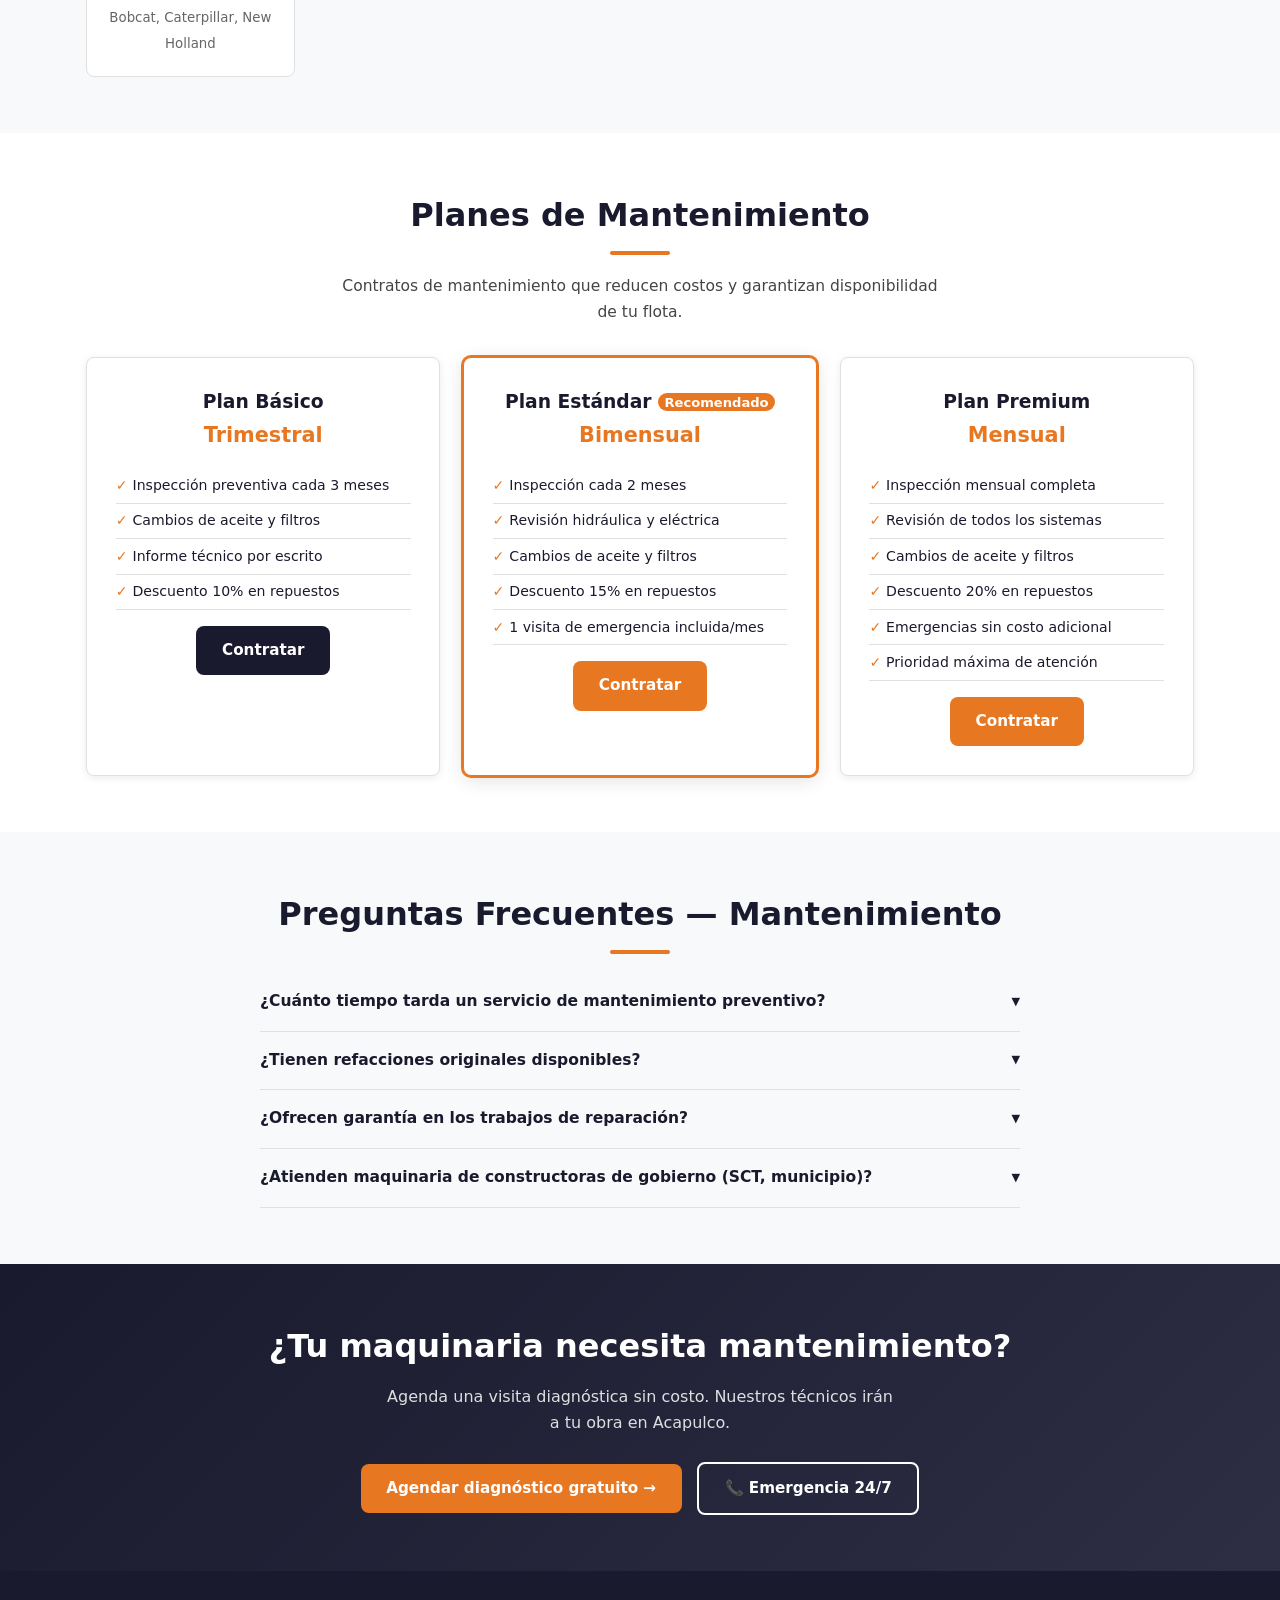
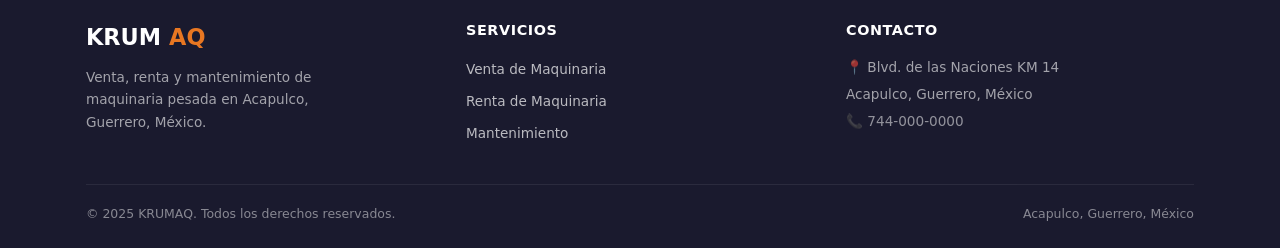
<file: website/mantenimiento.html>
<!DOCTYPE html>
<html lang="es">
<head>
  <meta charset="UTF-8">
  <meta name="viewport" content="width=device-width, initial-scale=1.0">

  <title>Mantenimiento de Maquinaria en Acapulco | KRUMAQ — Guerrero</title>
  <meta name="description" content="Servicio de mantenimiento preventivo y correctivo de maquinaria pesada en Acapulco, Guerrero. KRUMAQ: taller especializado y servicio en sitio. Técnicos certificados.">
  <meta name="keywords" content="mantenimiento de maquinaria Acapulco, reparación maquinaria pesada Guerrero, mantenimiento excavadora Acapulco, taller maquinaria Acapulco, servicio técnico maquinaria Guerrero">
  <link rel="canonical" href="https://www.krumaq.mx/mantenimiento.html">

  <meta property="og:type"        content="website">
  <meta property="og:url"         content="https://www.krumaq.mx/mantenimiento.html">
  <meta property="og:title"       content="Mantenimiento de Maquinaria en Acapulco | KRUMAQ">
  <meta property="og:description" content="Mantenimiento preventivo y correctivo de maquinaria pesada en Acapulco, Guerrero. Técnicos certificados y servicio en sitio.">

  <script type="application/ld+json">
  {
    "@context": "https://schema.org",
    "@type": "Service",
    "serviceType": "Mantenimiento y Reparación de Maquinaria Pesada",
    "name": "Mantenimiento de Maquinaria en Acapulco — KRUMAQ",
    "description": "Servicio completo de mantenimiento preventivo y correctivo para maquinaria pesada en Acapulco y Guerrero. Taller especializado y servicio en sitio.",
    "url": "https://www.krumaq.mx/mantenimiento.html",
    "provider": {
      "@type": "LocalBusiness",
      "name": "KRUMAQ",
      "telephone": "+52-744-000-0000",
      "address": {
        "@type": "PostalAddress",
        "streetAddress": "Boulevard de las Naciones KM 14",
        "addressLocality": "Acapulco de Juárez",
        "addressRegion": "Guerrero",
        "addressCountry": "MX"
      },
      "geo": {"@type": "GeoCoordinates", "latitude": 16.8157, "longitude": -99.8986}
    },
    "areaServed": {"@type": "State", "name": "Guerrero"},
    "offers": [
      {"@type": "Offer", "name": "Plan Básico de Mantenimiento", "description": "Mantenimiento preventivo trimestral"},
      {"@type": "Offer", "name": "Plan Estándar de Mantenimiento", "description": "Mantenimiento bimensual con revisión completa"},
      {"@type": "Offer", "name": "Plan Premium de Mantenimiento", "description": "Mantenimiento mensual con prioridad de atención"}
    ]
  }
  </script>

  <link rel="stylesheet" href="css/styles.css">
</head>
<body>

<a class="skip-link" href="#main">Saltar al contenido</a>

<div class="topbar">
  <div class="container">
    <span>📍 Blvd. de las Naciones KM 14, Acapulco, Guerrero</span>
    <span>📞 <a href="tel:+527440000000">744-000-0000</a> &nbsp;|&nbsp; ✉ <a href="mailto:contacto@krumaq.mx">contacto@krumaq.mx</a></span>
  </div>
</div>

<header class="site-header">
  <nav class="nav-wrapper" aria-label="Navegación principal">
    <a class="logo" href="index.html">
      <svg viewBox="0 0 36 36" fill="none" aria-hidden="true">
        <rect width="36" height="36" rx="6" fill="#e87722"/>
        <text x="4" y="26" font-family="Arial" font-weight="800" font-size="18" fill="#fff">K</text>
      </svg>
      KRUM<span>AQ</span>
    </a>
    <button class="nav-toggle" aria-label="Abrir menú" aria-expanded="false">
      <span></span><span></span><span></span>
    </button>
    <ul class="nav-links">
      <li><a href="index.html">Inicio</a></li>
      <li><a href="venta.html">Venta</a></li>
      <li><a href="renta.html">Renta</a></li>
      <li><a href="mantenimiento.html" class="active">Mantenimiento</a></li>
      <li><a href="blog/index.html">Blog</a></li>
      <li><a href="contacto.html" class="btn-nav">Cotizar</a></li>
    </ul>
  </nav>
</header>

<main id="main">

<section class="page-hero">
  <div class="container">
    <p class="breadcrumb"><a href="index.html">Inicio</a> › Mantenimiento de Maquinaria</p>
    <h1>Mantenimiento de Maquinaria en Acapulco</h1>
    <p>Mantenimiento preventivo y correctivo para toda tu flota. Taller equipado en Blvd. de las Naciones y servicio en sitio en toda Guerrero.</p>
  </div>
</section>

<!-- Services -->
<section class="section">
  <div class="container">
    <h2 class="section-title">Servicios de Mantenimiento</h2>
    <div class="divider"></div>
    <p class="section-sub">Extendemos la vida útil de tu maquinaria y reducimos tiempos de paro con mantenimiento especializado en Acapulco, Guerrero.</p>

    <div class="services-grid">
      <div class="card">
        <div class="card-icon">🔍</div>
        <h2>Mantenimiento Preventivo</h2>
        <p>Inspecciones periódicas, cambios de aceite, filtros, ajuste de componentes y revisión de sistemas hidráulicos. Previene fallas costosas.</p>
        <ul class="feature-list">
          <li>Cambio de aceite motor e hidráulico</li>
          <li>Filtros de aire, combustible y aceite</li>
          <li>Revisión de mangueras y sellos</li>
          <li>Calibración de sistemas</li>
        </ul>
      </div>
      <div class="card">
        <div class="card-icon">🔧</div>
        <h2>Mantenimiento Correctivo</h2>
        <p>Diagnóstico y reparación de fallas mecánicas, hidráulicas y eléctricas. Mínimo tiempo de paro para tu operación.</p>
        <ul class="feature-list">
          <li>Diagnóstico computarizado</li>
          <li>Reparación de motor y tren de potencia</li>
          <li>Sistema hidráulico y neumático</li>
          <li>Soldadura y estructura</li>
        </ul>
      </div>
      <div class="card">
        <div class="card-icon">🚐</div>
        <h2>Servicio en Sitio</h2>
        <p>Nuestros técnicos van a tu obra para reparaciones urgentes. No necesitas trasladar la máquina al taller.</p>
        <ul class="feature-list">
          <li>Atención en menos de 4 horas en Acapulco</li>
          <li>Unidades móviles equipadas</li>
          <li>Disponible en todo Guerrero</li>
          <li>Soporte de emergencia 24/7</li>
        </ul>
      </div>
    </div>
  </div>
</section>

<!-- Equipment we service -->
<section class="section section-alt">
  <div class="container">
    <h2 class="section-title">Maquinaria que Atendemos</h2>
    <div class="divider"></div>
    <div style="display:grid;grid-template-columns:repeat(auto-fit,minmax(200px,1fr));gap:1rem;margin-top:1.5rem">
      <div style="background:#fff;border:1px solid var(--border);border-radius:8px;padding:1.2rem;text-align:center">
        <div style="font-size:2rem;margin-bottom:.5rem">🦺</div><strong>Excavadoras</strong><br><small style="color:#666">Caterpillar, Komatsu, Hitachi, John Deere</small>
      </div>
      <div style="background:#fff;border:1px solid var(--border);border-radius:8px;padding:1.2rem;text-align:center">
        <div style="font-size:2rem;margin-bottom:.5rem">🚧</div><strong>Retroexcavadoras</strong><br><small style="color:#666">Case, John Deere, JCB, Caterpillar</small>
      </div>
      <div style="background:#fff;border:1px solid var(--border);border-radius:8px;padding:1.2rem;text-align:center">
        <div style="font-size:2rem;margin-bottom:.5rem">🏋️</div><strong>Grúas</strong><br><small style="color:#666">Liebherr, Manitowoc, Tadano</small>
      </div>
      <div style="background:#fff;border:1px solid var(--border);border-radius:8px;padding:1.2rem;text-align:center">
        <div style="font-size:2rem;margin-bottom:.5rem">🛣</div><strong>Compactadoras</strong><br><small style="color:#666">Bomag, Dynapac, Caterpillar</small>
      </div>
      <div style="background:#fff;border:1px solid var(--border);border-radius:8px;padding:1.2rem;text-align:center">
        <div style="font-size:2rem;margin-bottom:.5rem">🚛</div><strong>Camiones</strong><br><small style="color:#666">Volvo, Mercedes, Kenworth, Freightliner</small>
      </div>
      <div style="background:#fff;border:1px solid var(--border);border-radius:8px;padding:1.2rem;text-align:center">
        <div style="font-size:2rem;margin-bottom:.5rem">⚙️</div><strong>Minicargadores</strong><br><small style="color:#666">Bobcat, Caterpillar, New Holland</small>
      </div>
    </div>
  </div>
</section>

<!-- Plans -->
<section class="section">
  <div class="container">
    <h2 class="section-title">Planes de Mantenimiento</h2>
    <div class="divider"></div>
    <p class="section-sub">Contratos de mantenimiento que reducen costos y garantizan disponibilidad de tu flota.</p>
    <div class="pricing-grid">
      <div class="pricing-card">
        <h3>Plan Básico</h3>
        <div class="price" style="font-size:1.3rem">Trimestral</div>
        <ul>
          <li>Inspección preventiva cada 3 meses</li>
          <li>Cambios de aceite y filtros</li>
          <li>Informe técnico por escrito</li>
          <li>Descuento 10% en repuestos</li>
        </ul>
        <a href="contacto.html?plan=basico" class="btn btn-dark">Contratar</a>
      </div>
      <div class="pricing-card featured">
        <h3>Plan Estándar <span style="font-size:.7em;background:var(--brand-primary);color:#fff;padding:.1rem .4rem;border-radius:20px;vertical-align:middle">Recomendado</span></h3>
        <div class="price" style="font-size:1.3rem">Bimensual</div>
        <ul>
          <li>Inspección cada 2 meses</li>
          <li>Revisión hidráulica y eléctrica</li>
          <li>Cambios de aceite y filtros</li>
          <li>Descuento 15% en repuestos</li>
          <li>1 visita de emergencia incluida/mes</li>
        </ul>
        <a href="contacto.html?plan=estandar" class="btn btn-primary">Contratar</a>
      </div>
      <div class="pricing-card">
        <h3>Plan Premium</h3>
        <div class="price" style="font-size:1.3rem">Mensual</div>
        <ul>
          <li>Inspección mensual completa</li>
          <li>Revisión de todos los sistemas</li>
          <li>Cambios de aceite y filtros</li>
          <li>Descuento 20% en repuestos</li>
          <li>Emergencias sin costo adicional</li>
          <li>Prioridad máxima de atención</li>
        </ul>
        <a href="contacto.html?plan=premium" class="btn btn-primary">Contratar</a>
      </div>
    </div>
  </div>
</section>

<!-- FAQ Mantenimiento -->
<section class="section section-alt">
  <div class="container">
    <h2 class="section-title">Preguntas Frecuentes — Mantenimiento</h2>
    <div class="divider"></div>
    <div style="max-width:760px;margin:0 auto">

      <div class="faq-item">
        <div class="faq-q">¿Cuánto tiempo tarda un servicio de mantenimiento preventivo? <span class="arrow">▼</span></div>
        <div class="faq-a">Un mantenimiento preventivo completo típicamente toma de 4 a 8 horas según el tipo de equipo. Para flotas, agendamos de manera que se minimice el impacto en tu operación.</div>
      </div>

      <div class="faq-item">
        <div class="faq-q">¿Tienen refacciones originales disponibles? <span class="arrow">▼</span></div>
        <div class="faq-a">Contamos con inventario de refacciones para las marcas más comunes: Caterpillar, Komatsu, John Deere, Case, JCB y más. Las refacciones que no tenemos en existencia las conseguimos en 24–72 horas.</div>
      </div>

      <div class="faq-item">
        <div class="faq-q">¿Ofrecen garantía en los trabajos de reparación? <span class="arrow">▼</span></div>
        <div class="faq-a">Sí. Todos nuestros trabajos de reparación tienen garantía de 90 días en mano de obra y la garantía del fabricante en piezas. Si la falla regresa dentro del período, la reparamos sin costo.</div>
      </div>

      <div class="faq-item">
        <div class="faq-q">¿Atienden maquinaria de constructoras de gobierno (SCT, municipio)? <span class="arrow">▼</span></div>
        <div class="faq-a">Sí, somos proveedor registrado ante dependencias de gobierno en Guerrero. Podemos emitir facturas y cumplir con los requisitos de compras gubernamentales.</div>
      </div>

    </div>
  </div>
</section>

<section class="cta-banner">
  <div class="container">
    <h2>¿Tu maquinaria necesita mantenimiento?</h2>
    <p>Agenda una visita diagnóstica sin costo. Nuestros técnicos irán a tu obra en Acapulco.</p>
    <a href="contacto.html" class="btn btn-primary">Agendar diagnóstico gratuito →</a>
    &nbsp;
    <a href="tel:+527440000000" class="btn btn-outline">📞 Emergencia 24/7</a>
  </div>
</section>

</main>

<footer class="site-footer">
  <div class="container">
    <div class="footer-grid">
      <div class="footer-brand">
        <a class="logo" href="index.html">KRUM<span>AQ</span></a>
        <p>Venta, renta y mantenimiento de maquinaria pesada en Acapulco, Guerrero, México.</p>
      </div>
      <div class="footer-col">
        <h4>Servicios</h4>
        <ul>
          <li><a href="venta.html">Venta de Maquinaria</a></li>
          <li><a href="renta.html">Renta de Maquinaria</a></li>
          <li><a href="mantenimiento.html">Mantenimiento</a></li>
        </ul>
      </div>
      <div class="footer-col">
        <h4>Contacto</h4>
        <p>📍 Blvd. de las Naciones KM 14</p>
        <p>Acapulco, Guerrero, México</p>
        <p>📞 <a href="tel:+527440000000" style="color:rgba(255,255,255,.7)">744-000-0000</a></p>
      </div>
    </div>
    <div class="footer-bottom">
      <span>© 2025 KRUMAQ. Todos los derechos reservados.</span>
      <span>Acapulco, Guerrero, México</span>
    </div>
  </div>
</footer>

<a class="whatsapp-fab" href="https://wa.me/527440000000?text=Hola%20KRUMAQ%2C%20necesito%20mantenimiento%20de%20maquinaria." aria-label="WhatsApp" target="_blank" rel="noopener noreferrer">💬</a>
<script src="js/main.js"></script>
</body>
</html>
</file>
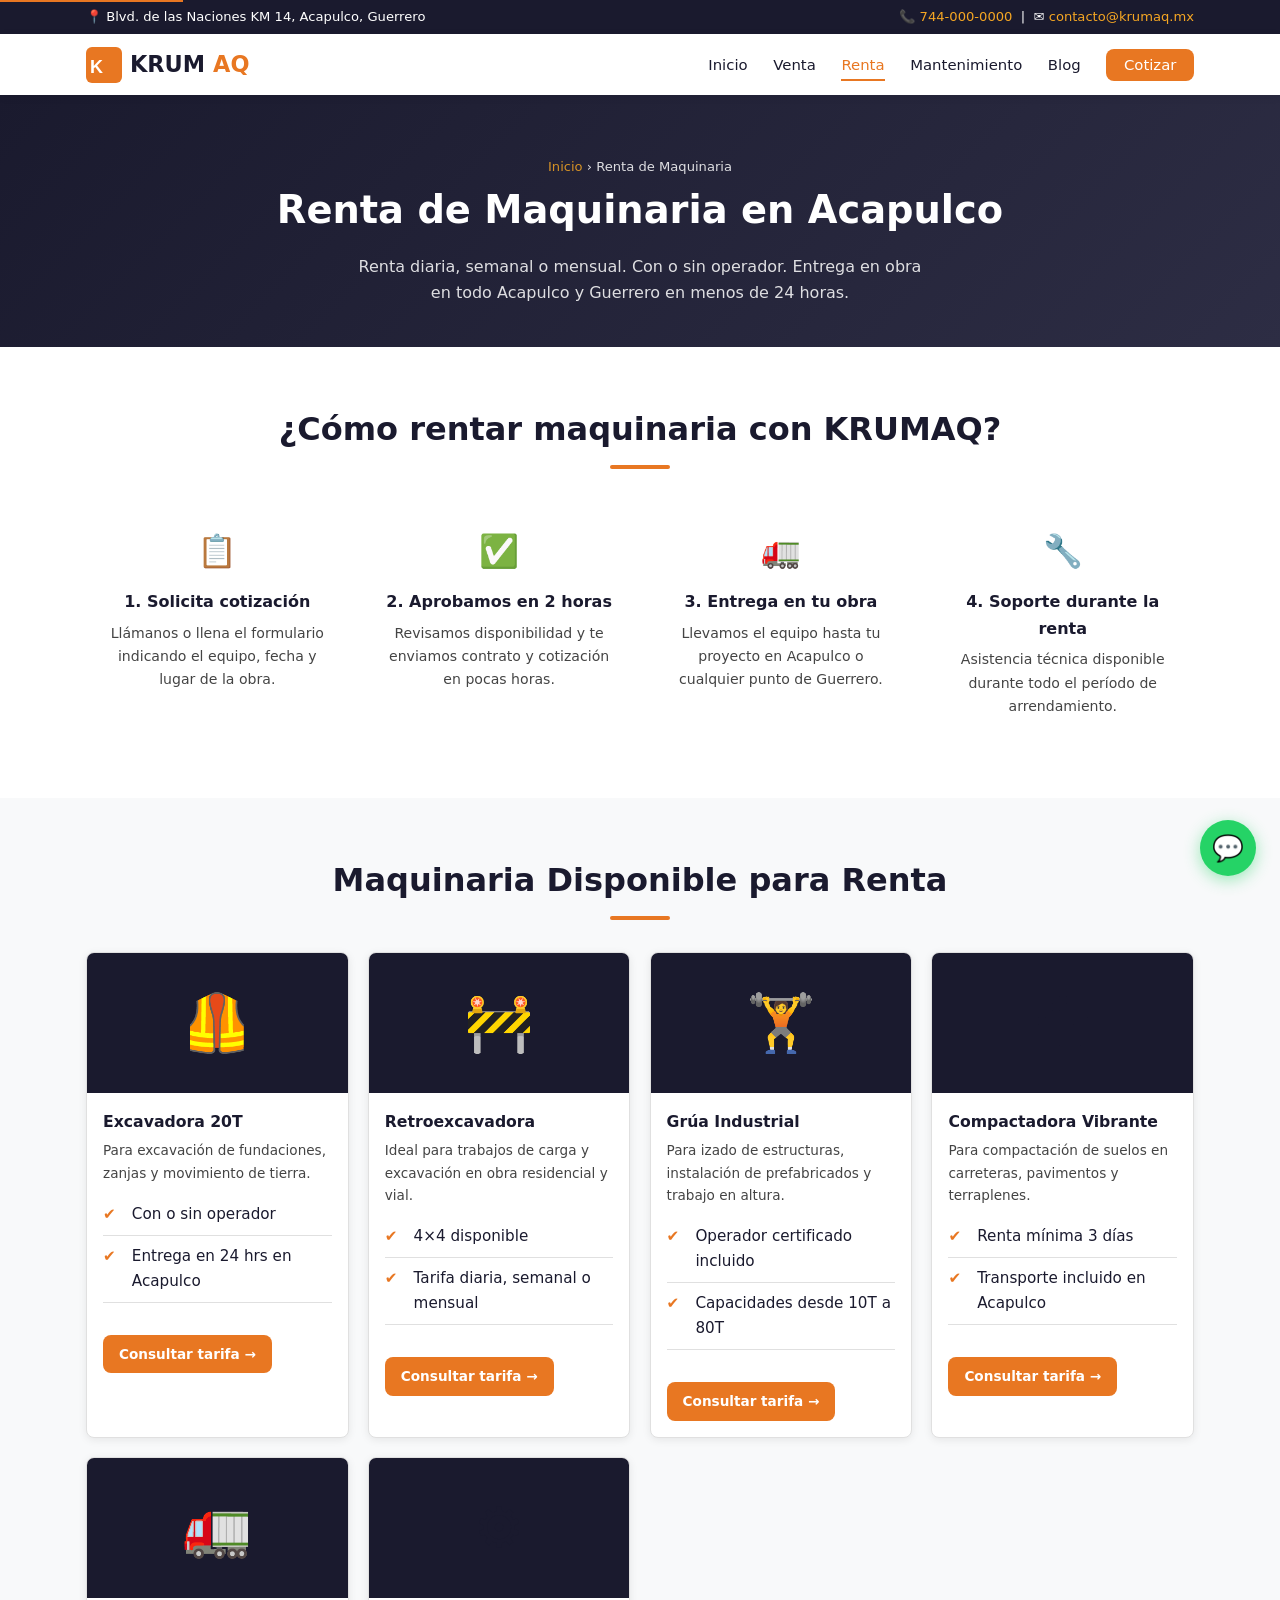
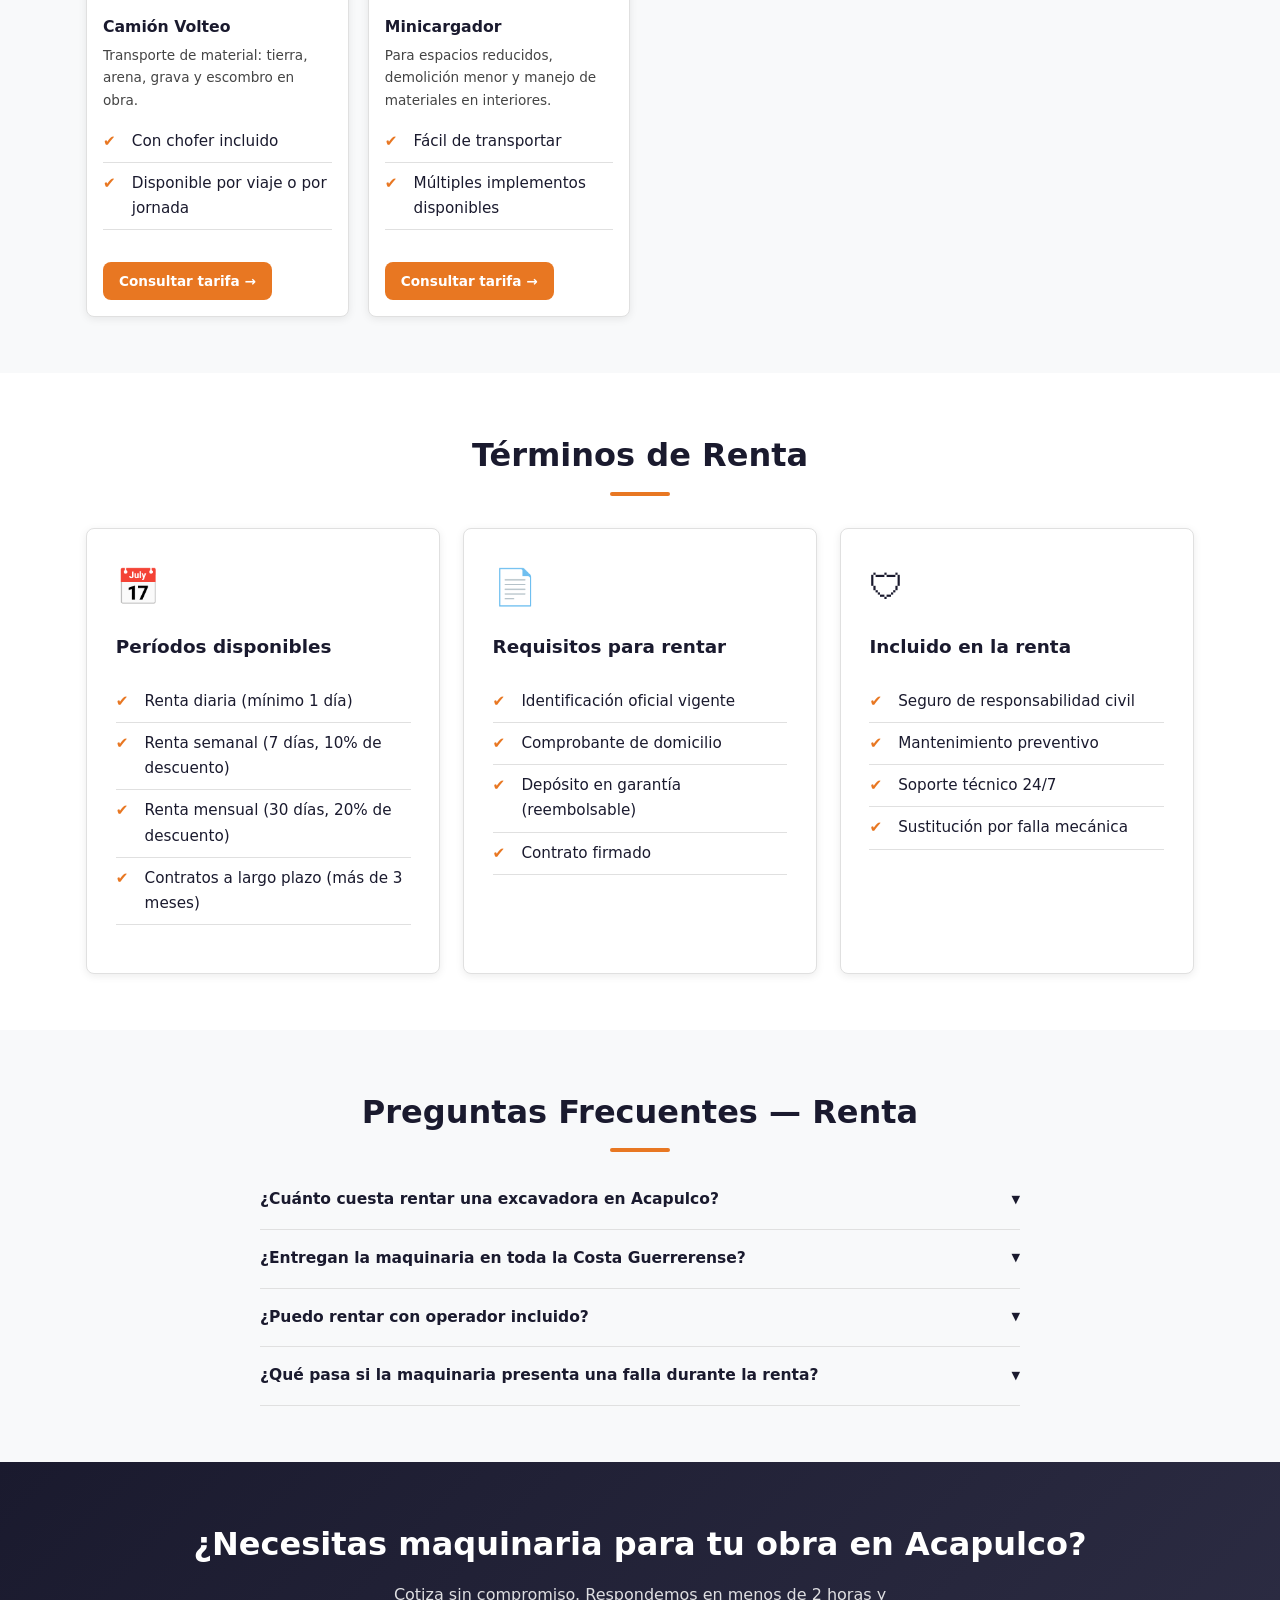
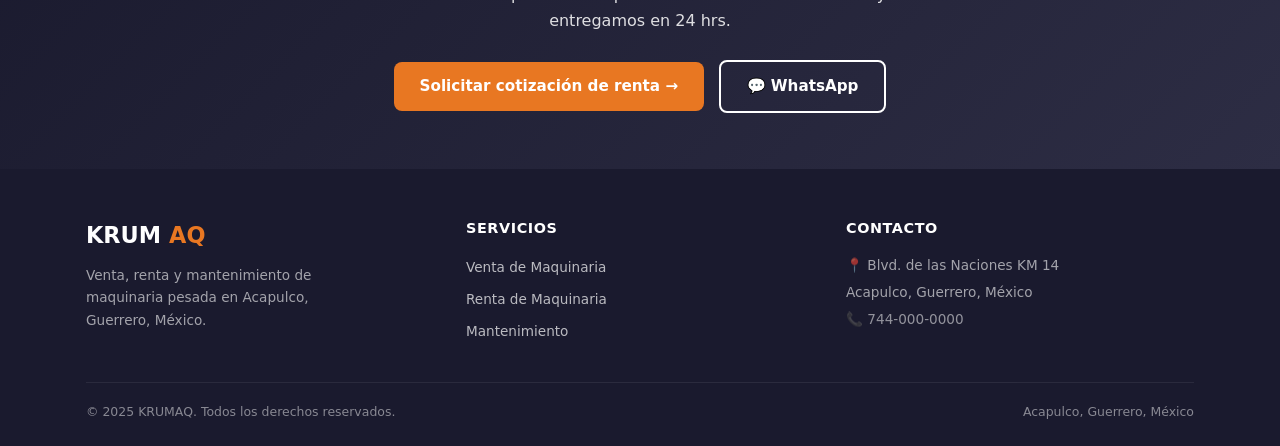
<file: website/renta.html>
<!DOCTYPE html>
<html lang="es">
<head>
  <meta charset="UTF-8">
  <meta name="viewport" content="width=device-width, initial-scale=1.0">

  <title>Renta de Maquinaria en Acapulco | KRUMAQ — Guerrero, México</title>
  <meta name="description" content="Renta maquinaria pesada en Acapulco, Guerrero. Excavadoras, retroexcavadoras, grúas y más. KRUMAQ ofrece renta diaria, semanal y mensual con o sin operador. ¡Llámanos!">
  <meta name="keywords" content="renta de maquinaria Acapulco, alquiler maquinaria Guerrero, rentar excavadora Acapulco, renta maquinaria pesada Guerrero, maquinaria en renta Acapulco">
  <link rel="canonical" href="https://www.krumaq.mx/renta.html">

  <meta property="og:type"        content="website">
  <meta property="og:url"         content="https://www.krumaq.mx/renta.html">
  <meta property="og:title"       content="Renta de Maquinaria en Acapulco | KRUMAQ">
  <meta property="og:description" content="Renta maquinaria pesada en Acapulco con o sin operador. Entrega en 24 horas. Tarifas competitivas.">

  <script type="application/ld+json">
  {
    "@context": "https://schema.org",
    "@type": "Service",
    "serviceType": "Renta de Maquinaria Pesada",
    "name": "Renta de Maquinaria en Acapulco — KRUMAQ",
    "description": "Servicio de renta de maquinaria pesada para construcción en Acapulco y Guerrero. Excavadoras, retroexcavadoras, grúas y más. Renta diaria, semanal o mensual.",
    "url": "https://www.krumaq.mx/renta.html",
    "provider": {
      "@type": "LocalBusiness",
      "name": "KRUMAQ",
      "telephone": "+52-744-000-0000",
      "address": {
        "@type": "PostalAddress",
        "streetAddress": "Boulevard de las Naciones KM 14",
        "addressLocality": "Acapulco de Juárez",
        "addressRegion": "Guerrero",
        "addressCountry": "MX"
      },
      "geo": {"@type": "GeoCoordinates", "latitude": 16.8157, "longitude": -99.8986}
    },
    "areaServed": {"@type": "State", "name": "Guerrero"},
    "offers": [
      {"@type": "Offer", "name": "Renta Diaria", "description": "Renta de maquinaria por día"},
      {"@type": "Offer", "name": "Renta Semanal", "description": "Renta de maquinaria por semana con descuento"},
      {"@type": "Offer", "name": "Renta Mensual", "description": "Renta de maquinaria por mes con tarifa especial"}
    ]
  }
  </script>

  <link rel="stylesheet" href="css/styles.css">
</head>
<body>

<a class="skip-link" href="#main">Saltar al contenido</a>

<div class="topbar">
  <div class="container">
    <span>📍 Blvd. de las Naciones KM 14, Acapulco, Guerrero</span>
    <span>📞 <a href="tel:+527440000000">744-000-0000</a> &nbsp;|&nbsp; ✉ <a href="mailto:contacto@krumaq.mx">contacto@krumaq.mx</a></span>
  </div>
</div>

<header class="site-header">
  <nav class="nav-wrapper" aria-label="Navegación principal">
    <a class="logo" href="index.html">
      <svg viewBox="0 0 36 36" fill="none" aria-hidden="true">
        <rect width="36" height="36" rx="6" fill="#e87722"/>
        <text x="4" y="26" font-family="Arial" font-weight="800" font-size="18" fill="#fff">K</text>
      </svg>
      KRUM<span>AQ</span>
    </a>
    <button class="nav-toggle" aria-label="Abrir menú" aria-expanded="false">
      <span></span><span></span><span></span>
    </button>
    <ul class="nav-links">
      <li><a href="index.html">Inicio</a></li>
      <li><a href="venta.html">Venta</a></li>
      <li><a href="renta.html" class="active">Renta</a></li>
      <li><a href="mantenimiento.html">Mantenimiento</a></li>
      <li><a href="blog/index.html">Blog</a></li>
      <li><a href="contacto.html" class="btn-nav">Cotizar</a></li>
    </ul>
  </nav>
</header>

<main id="main">

<section class="page-hero">
  <div class="container">
    <p class="breadcrumb"><a href="index.html">Inicio</a> › Renta de Maquinaria</p>
    <h1>Renta de Maquinaria en Acapulco</h1>
    <p>Renta diaria, semanal o mensual. Con o sin operador. Entrega en obra en todo Acapulco y Guerrero en menos de 24 horas.</p>
  </div>
</section>

<!-- How it works -->
<section class="section">
  <div class="container">
    <h2 class="section-title">¿Cómo rentar maquinaria con KRUMAQ?</h2>
    <div class="divider"></div>
    <div class="why-grid">
      <div class="why-item">
        <div class="icon">📋</div>
        <h3>1. Solicita cotización</h3>
        <p>Llámanos o llena el formulario indicando el equipo, fecha y lugar de la obra.</p>
      </div>
      <div class="why-item">
        <div class="icon">✅</div>
        <h3>2. Aprobamos en 2 horas</h3>
        <p>Revisamos disponibilidad y te enviamos contrato y cotización en pocas horas.</p>
      </div>
      <div class="why-item">
        <div class="icon">🚛</div>
        <h3>3. Entrega en tu obra</h3>
        <p>Llevamos el equipo hasta tu proyecto en Acapulco o cualquier punto de Guerrero.</p>
      </div>
      <div class="why-item">
        <div class="icon">🔧</div>
        <h3>4. Soporte durante la renta</h3>
        <p>Asistencia técnica disponible durante todo el período de arrendamiento.</p>
      </div>
    </div>
  </div>
</section>

<!-- Equipment available for rent -->
<section class="section section-alt">
  <div class="container">
    <h2 class="section-title">Maquinaria Disponible para Renta</h2>
    <div class="divider"></div>
    <div class="equipment-grid">

      <div class="eq-card">
        <div class="eq-thumb">🦺</div>
        <div class="eq-info">
          <h3>Excavadora 20T</h3>
          <p>Para excavación de fundaciones, zanjas y movimiento de tierra.</p>
          <ul class="feature-list" style="margin-top:.6rem">
            <li>Con o sin operador</li>
            <li>Entrega en 24 hrs en Acapulco</li>
          </ul>
          <a href="contacto.html?servicio=renta-excavadora" class="btn btn-primary btn-sm" style="margin-top:.8rem">Consultar tarifa →</a>
        </div>
      </div>

      <div class="eq-card">
        <div class="eq-thumb">🚧</div>
        <div class="eq-info">
          <h3>Retroexcavadora</h3>
          <p>Ideal para trabajos de carga y excavación en obra residencial y vial.</p>
          <ul class="feature-list" style="margin-top:.6rem">
            <li>4×4 disponible</li>
            <li>Tarifa diaria, semanal o mensual</li>
          </ul>
          <a href="contacto.html?servicio=renta-retroexcavadora" class="btn btn-primary btn-sm" style="margin-top:.8rem">Consultar tarifa →</a>
        </div>
      </div>

      <div class="eq-card">
        <div class="eq-thumb">🏋️</div>
        <div class="eq-info">
          <h3>Grúa Industrial</h3>
          <p>Para izado de estructuras, instalación de prefabricados y trabajo en altura.</p>
          <ul class="feature-list" style="margin-top:.6rem">
            <li>Operador certificado incluido</li>
            <li>Capacidades desde 10T a 80T</li>
          </ul>
          <a href="contacto.html?servicio=renta-grua" class="btn btn-primary btn-sm" style="margin-top:.8rem">Consultar tarifa →</a>
        </div>
      </div>

      <div class="eq-card">
        <div class="eq-thumb">🛣</div>
        <div class="eq-info">
          <h3>Compactadora Vibrante</h3>
          <p>Para compactación de suelos en carreteras, pavimentos y terraplenes.</p>
          <ul class="feature-list" style="margin-top:.6rem">
            <li>Renta mínima 3 días</li>
            <li>Transporte incluido en Acapulco</li>
          </ul>
          <a href="contacto.html?servicio=renta-compactadora" class="btn btn-primary btn-sm" style="margin-top:.8rem">Consultar tarifa →</a>
        </div>
      </div>

      <div class="eq-card">
        <div class="eq-thumb">🚛</div>
        <div class="eq-info">
          <h3>Camión Volteo</h3>
          <p>Transporte de material: tierra, arena, grava y escombro en obra.</p>
          <ul class="feature-list" style="margin-top:.6rem">
            <li>Con chofer incluido</li>
            <li>Disponible por viaje o por jornada</li>
          </ul>
          <a href="contacto.html?servicio=renta-volteo" class="btn btn-primary btn-sm" style="margin-top:.8rem">Consultar tarifa →</a>
        </div>
      </div>

      <div class="eq-card">
        <div class="eq-thumb">⚙️</div>
        <div class="eq-info">
          <h3>Minicargador</h3>
          <p>Para espacios reducidos, demolición menor y manejo de materiales en interiores.</p>
          <ul class="feature-list" style="margin-top:.6rem">
            <li>Fácil de transportar</li>
            <li>Múltiples implementos disponibles</li>
          </ul>
          <a href="contacto.html?servicio=renta-minicargador" class="btn btn-primary btn-sm" style="margin-top:.8rem">Consultar tarifa →</a>
        </div>
      </div>

    </div>
  </div>
</section>

<!-- Rental terms -->
<section class="section">
  <div class="container">
    <h2 class="section-title">Términos de Renta</h2>
    <div class="divider"></div>
    <div style="display:grid;grid-template-columns:repeat(auto-fit,minmax(280px,1fr));gap:1.4rem;margin-top:2rem">
      <div class="card">
        <div class="card-icon">📅</div>
        <h2>Períodos disponibles</h2>
        <ul class="feature-list">
          <li>Renta diaria (mínimo 1 día)</li>
          <li>Renta semanal (7 días, 10% de descuento)</li>
          <li>Renta mensual (30 días, 20% de descuento)</li>
          <li>Contratos a largo plazo (más de 3 meses)</li>
        </ul>
      </div>
      <div class="card">
        <div class="card-icon">📄</div>
        <h2>Requisitos para rentar</h2>
        <ul class="feature-list">
          <li>Identificación oficial vigente</li>
          <li>Comprobante de domicilio</li>
          <li>Depósito en garantía (reembolsable)</li>
          <li>Contrato firmado</li>
        </ul>
      </div>
      <div class="card">
        <div class="card-icon">🛡</div>
        <h2>Incluido en la renta</h2>
        <ul class="feature-list">
          <li>Seguro de responsabilidad civil</li>
          <li>Mantenimiento preventivo</li>
          <li>Soporte técnico 24/7</li>
          <li>Sustitución por falla mecánica</li>
        </ul>
      </div>
    </div>
  </div>
</section>

<!-- FAQ Renta -->
<section class="section section-alt">
  <div class="container">
    <h2 class="section-title">Preguntas Frecuentes — Renta</h2>
    <div class="divider"></div>
    <div style="max-width:760px;margin:0 auto">

      <div class="faq-item">
        <div class="faq-q">¿Cuánto cuesta rentar una excavadora en Acapulco? <span class="arrow">▼</span></div>
        <div class="faq-a">El costo varía según el tipo y tamaño del equipo, el período de renta y si incluye operador. Contáctanos para una cotización exacta sin costo. En general, las tarifas inician desde $3,500 MXN por día para equipos medianos.</div>
      </div>

      <div class="faq-item">
        <div class="faq-q">¿Entregan la maquinaria en toda la Costa Guerrerense? <span class="arrow">▼</span></div>
        <div class="faq-a">Sí. Realizamos entregas en todo el estado de Guerrero: Acapulco, Chilpancingo, Zihuatanejo, Taxco, Iguala, Costa Chica y Costa Grande. El costo de transporte se cotiza según la distancia.</div>
      </div>

      <div class="faq-item">
        <div class="faq-q">¿Puedo rentar con operador incluido? <span class="arrow">▼</span></div>
        <div class="faq-a">Sí, ofrecemos el equipo solo o con operador certificado. Nuestros operadores tienen más de 5 años de experiencia en construcción e infraestructura en Guerrero.</div>
      </div>

      <div class="faq-item">
        <div class="faq-q">¿Qué pasa si la maquinaria presenta una falla durante la renta? <span class="arrow">▼</span></div>
        <div class="faq-a">Contamos con soporte técnico 24/7. En caso de falla mayor, sustituimos el equipo sin costo adicional para no interrumpir tu obra.</div>
      </div>

    </div>
  </div>
</section>

<section class="cta-banner">
  <div class="container">
    <h2>¿Necesitas maquinaria para tu obra en Acapulco?</h2>
    <p>Cotiza sin compromiso. Respondemos en menos de 2 horas y entregamos en 24 hrs.</p>
    <a href="contacto.html" class="btn btn-primary">Solicitar cotización de renta →</a>
    &nbsp;
    <a href="https://wa.me/527440000000?text=Hola%20KRUMAQ%2C%20quiero%20rentar%20maquinaria%20en%20Acapulco." class="btn btn-outline" target="_blank" rel="noopener noreferrer">💬 WhatsApp</a>
  </div>
</section>

</main>

<footer class="site-footer">
  <div class="container">
    <div class="footer-grid">
      <div class="footer-brand">
        <a class="logo" href="index.html">KRUM<span>AQ</span></a>
        <p>Venta, renta y mantenimiento de maquinaria pesada en Acapulco, Guerrero, México.</p>
      </div>
      <div class="footer-col">
        <h4>Servicios</h4>
        <ul>
          <li><a href="venta.html">Venta de Maquinaria</a></li>
          <li><a href="renta.html">Renta de Maquinaria</a></li>
          <li><a href="mantenimiento.html">Mantenimiento</a></li>
        </ul>
      </div>
      <div class="footer-col">
        <h4>Contacto</h4>
        <p>📍 Blvd. de las Naciones KM 14</p>
        <p>Acapulco, Guerrero, México</p>
        <p>📞 <a href="tel:+527440000000" style="color:rgba(255,255,255,.7)">744-000-0000</a></p>
      </div>
    </div>
    <div class="footer-bottom">
      <span>© 2025 KRUMAQ. Todos los derechos reservados.</span>
      <span>Acapulco, Guerrero, México</span>
    </div>
  </div>
</footer>

<a class="whatsapp-fab" href="https://wa.me/527440000000?text=Hola%20KRUMAQ%2C%20me%20interesa%20rentar%20maquinaria." aria-label="WhatsApp" target="_blank" rel="noopener noreferrer">💬</a>
<script src="js/main.js"></script>
</body>
</html>
</file>
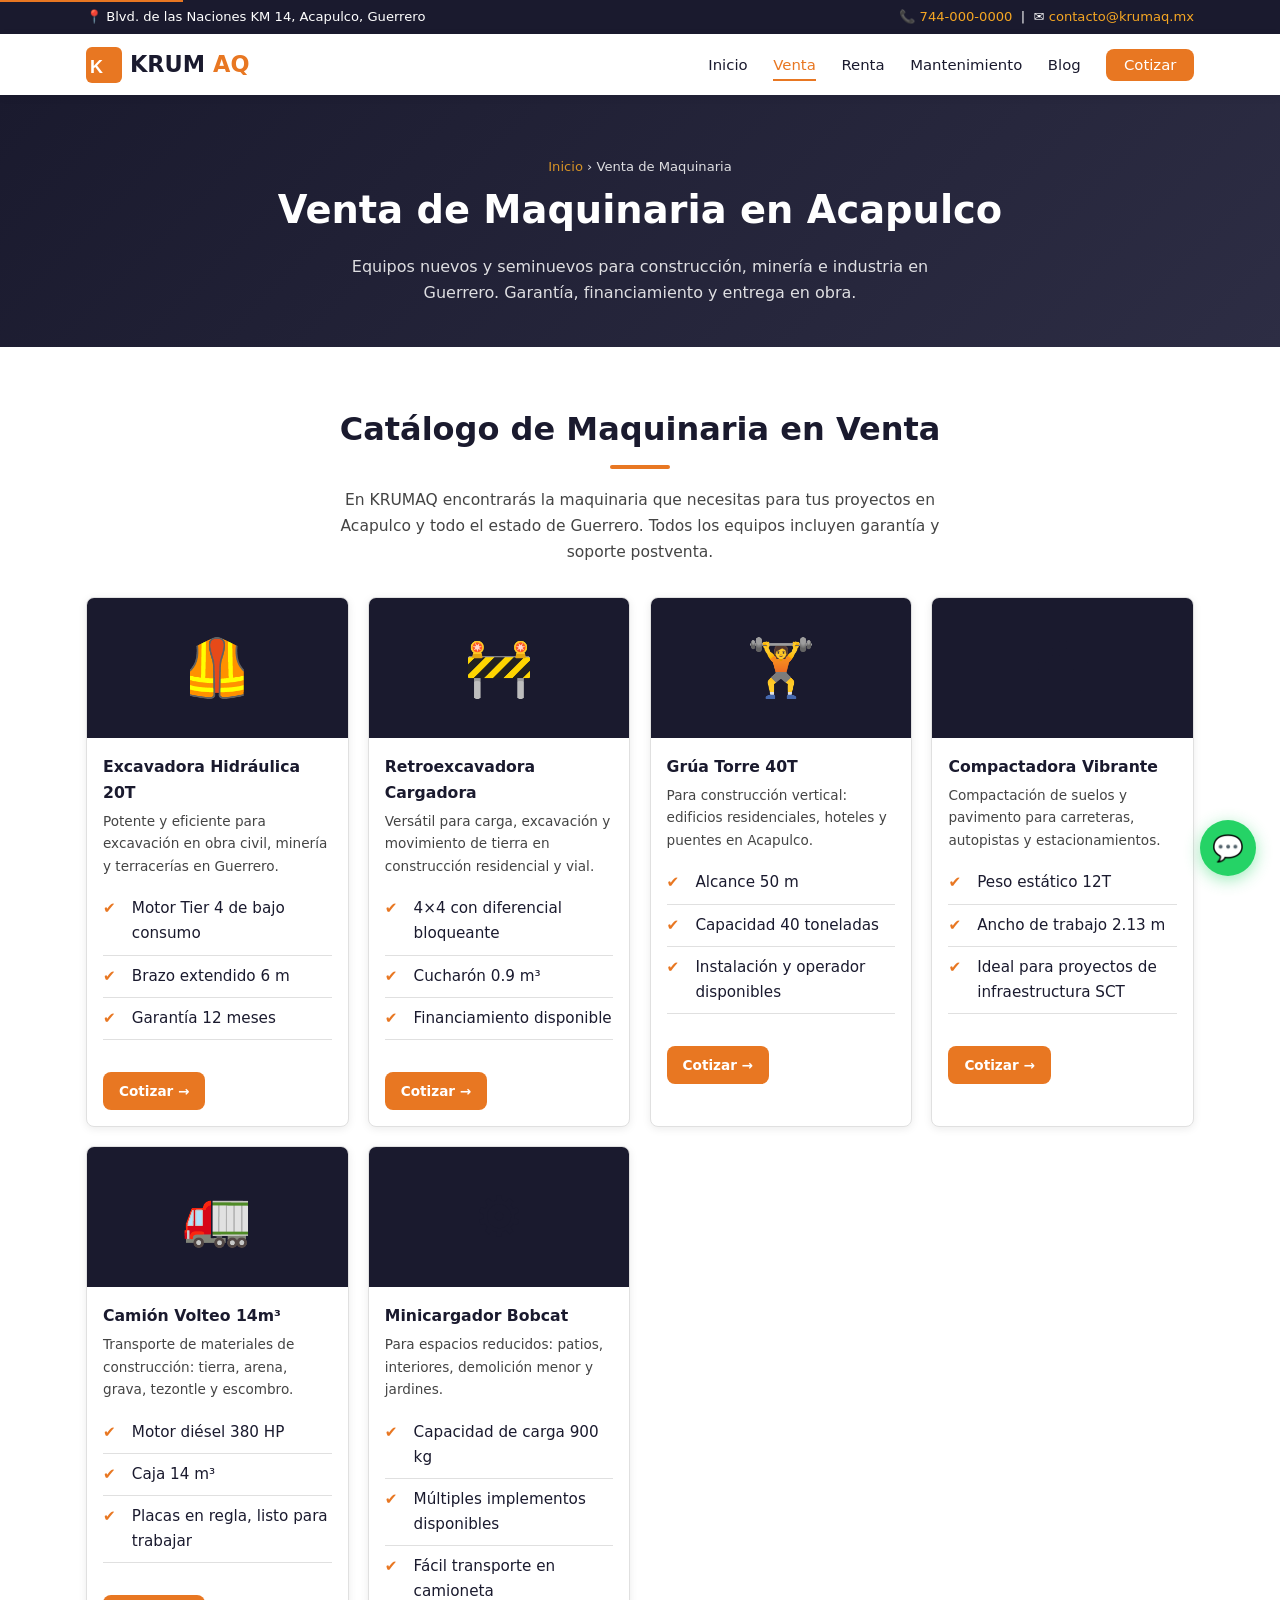
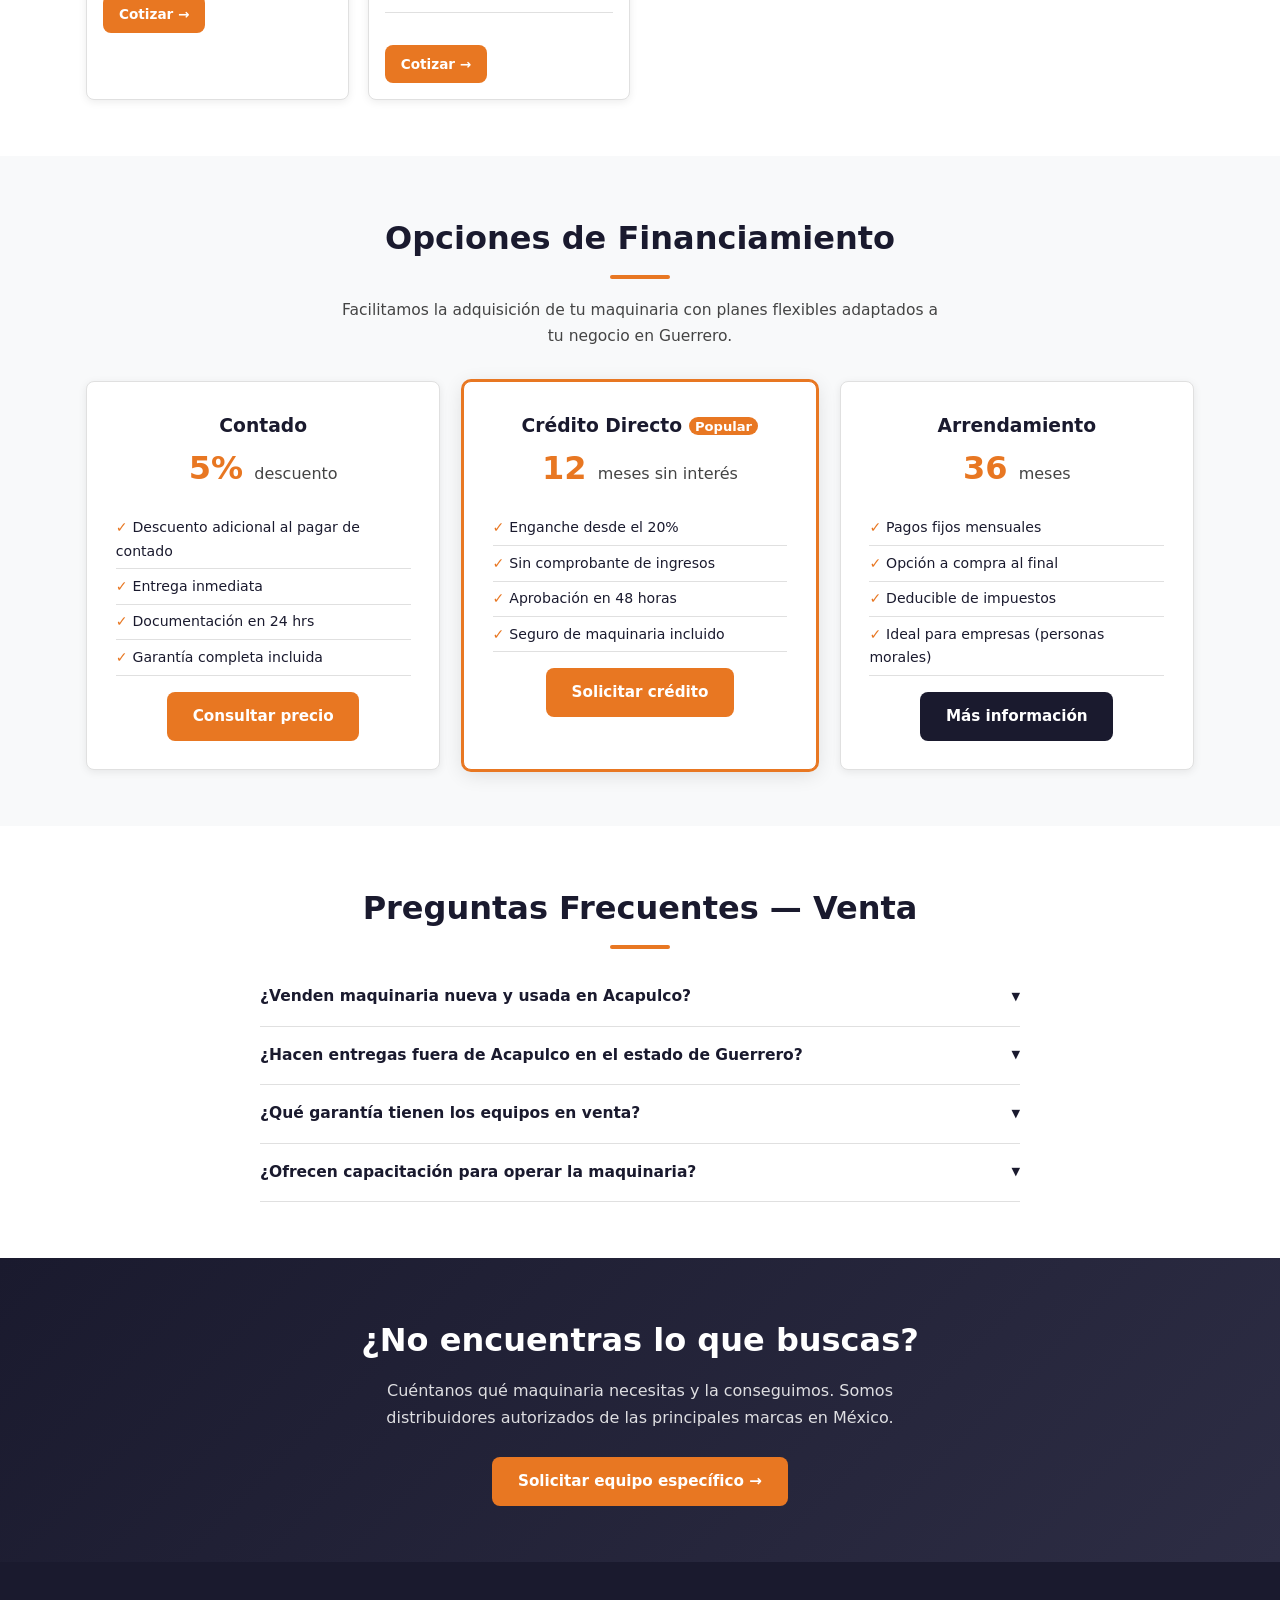
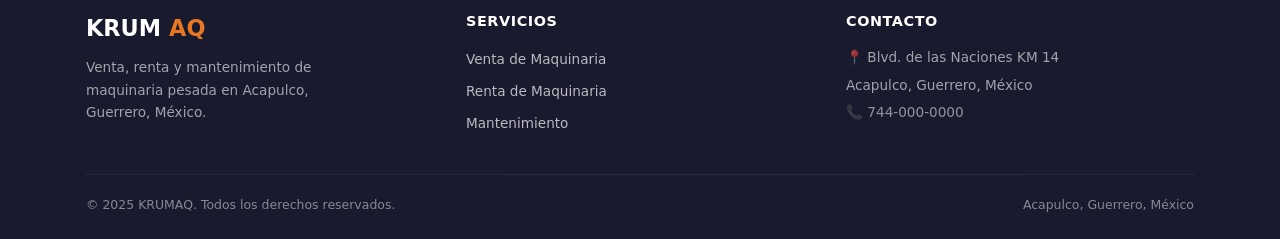
<file: website/venta.html>
<!DOCTYPE html>
<html lang="es">
<head>
  <meta charset="UTF-8">
  <meta name="viewport" content="width=device-width, initial-scale=1.0">

  <title>Venta de Maquinaria en Acapulco | KRUMAQ — Guerrero, México</title>
  <meta name="description" content="Compra maquinaria pesada en Acapulco, Guerrero. KRUMAQ ofrece excavadoras, retroexcavadoras, grúas, compactadoras y más. Equipos nuevos y seminuevos con garantía y financiamiento.">
  <meta name="keywords" content="venta de maquinaria Acapulco, comprar maquinaria pesada Guerrero, excavadoras en venta Acapulco, retroexcavadoras Acapulco, maquinaria construcción Guerrero">
  <link rel="canonical" href="https://www.krumaq.mx/venta.html">

  <meta property="og:type"        content="website">
  <meta property="og:url"         content="https://www.krumaq.mx/venta.html">
  <meta property="og:title"       content="Venta de Maquinaria en Acapulco | KRUMAQ">
  <meta property="og:description" content="Compra maquinaria pesada en Acapulco con garantía y financiamiento. Excavadoras, retroexcavadoras, grúas y más.">

  <script type="application/ld+json">
  {
    "@context": "https://schema.org",
    "@type": "ItemList",
    "name": "Venta de Maquinaria Pesada en Acapulco — KRUMAQ",
    "description": "Catálogo de maquinaria pesada disponible para venta en Acapulco, Guerrero",
    "url": "https://www.krumaq.mx/venta.html",
    "itemListElement": [
      {"@type":"ListItem","position":1,"name":"Excavadora Hidráulica 20T","url":"https://www.krumaq.mx/venta.html#excavadora"},
      {"@type":"ListItem","position":2,"name":"Retroexcavadora Cargadora","url":"https://www.krumaq.mx/venta.html#retroexcavadora"},
      {"@type":"ListItem","position":3,"name":"Grúa Torre 40T","url":"https://www.krumaq.mx/venta.html#grua"},
      {"@type":"ListItem","position":4,"name":"Compactadora Vibrante","url":"https://www.krumaq.mx/venta.html#compactadora"},
      {"@type":"ListItem","position":5,"name":"Camión Volteo 14m³","url":"https://www.krumaq.mx/venta.html#volteo"},
      {"@type":"ListItem","position":6,"name":"Minicargador Bobcat","url":"https://www.krumaq.mx/venta.html#minicargador"}
    ]
  }
  </script>
  <script type="application/ld+json">
  {
    "@context": "https://schema.org",
    "@type": "LocalBusiness",
    "name": "KRUMAQ",
    "url": "https://www.krumaq.mx",
    "telephone": "+52-744-000-0000",
    "address": {
      "@type": "PostalAddress",
      "streetAddress": "Boulevard de las Naciones KM 14",
      "addressLocality": "Acapulco de Juárez",
      "addressRegion": "Guerrero",
      "postalCode": "39300",
      "addressCountry": "MX"
    },
    "geo": {"@type": "GeoCoordinates", "latitude": 16.8157, "longitude": -99.8986}
  }
  </script>

  <link rel="stylesheet" href="css/styles.css">
</head>
<body>

<a class="skip-link" href="#main">Saltar al contenido</a>

<div class="topbar">
  <div class="container">
    <span>📍 Blvd. de las Naciones KM 14, Acapulco, Guerrero</span>
    <span>📞 <a href="tel:+527440000000">744-000-0000</a> &nbsp;|&nbsp; ✉ <a href="mailto:contacto@krumaq.mx">contacto@krumaq.mx</a></span>
  </div>
</div>

<header class="site-header">
  <nav class="nav-wrapper" aria-label="Navegación principal">
    <a class="logo" href="index.html">
      <svg viewBox="0 0 36 36" fill="none" aria-hidden="true">
        <rect width="36" height="36" rx="6" fill="#e87722"/>
        <text x="4" y="26" font-family="Arial" font-weight="800" font-size="18" fill="#fff">K</text>
      </svg>
      KRUM<span>AQ</span>
    </a>
    <button class="nav-toggle" aria-label="Abrir menú" aria-expanded="false">
      <span></span><span></span><span></span>
    </button>
    <ul class="nav-links">
      <li><a href="index.html">Inicio</a></li>
      <li><a href="venta.html" class="active">Venta</a></li>
      <li><a href="renta.html">Renta</a></li>
      <li><a href="mantenimiento.html">Mantenimiento</a></li>
      <li><a href="blog/index.html">Blog</a></li>
      <li><a href="contacto.html" class="btn-nav">Cotizar</a></li>
    </ul>
  </nav>
</header>

<main id="main">

<!-- Page Hero -->
<section class="page-hero">
  <div class="container">
    <p class="breadcrumb"><a href="index.html">Inicio</a> › Venta de Maquinaria</p>
    <h1>Venta de Maquinaria en Acapulco</h1>
    <p>Equipos nuevos y seminuevos para construcción, minería e industria en Guerrero. Garantía, financiamiento y entrega en obra.</p>
  </div>
</section>

<!-- Intro -->
<section class="section">
  <div class="container">
    <h2 class="section-title">Catálogo de Maquinaria en Venta</h2>
    <div class="divider"></div>
    <p class="section-sub">En KRUMAQ encontrarás la maquinaria que necesitas para tus proyectos en Acapulco y todo el estado de Guerrero. Todos los equipos incluyen garantía y soporte postventa.</p>

    <div class="equipment-grid">

      <div class="eq-card" id="excavadora">
        <div class="eq-thumb">🦺</div>
        <div class="eq-info">
          <h3>Excavadora Hidráulica 20T</h3>
          <p>Potente y eficiente para excavación en obra civil, minería y terracerías en Guerrero.</p>
          <ul class="feature-list" style="margin-top:.7rem">
            <li>Motor Tier 4 de bajo consumo</li>
            <li>Brazo extendido 6 m</li>
            <li>Garantía 12 meses</li>
          </ul>
          <a href="contacto.html?equipo=excavadora-20t" class="btn btn-primary btn-sm" style="margin-top:.8rem">Cotizar →</a>
        </div>
      </div>

      <div class="eq-card" id="retroexcavadora">
        <div class="eq-thumb">🚧</div>
        <div class="eq-info">
          <h3>Retroexcavadora Cargadora</h3>
          <p>Versátil para carga, excavación y movimiento de tierra en construcción residencial y vial.</p>
          <ul class="feature-list" style="margin-top:.7rem">
            <li>4×4 con diferencial bloqueante</li>
            <li>Cucharón 0.9 m³</li>
            <li>Financiamiento disponible</li>
          </ul>
          <a href="contacto.html?equipo=retroexcavadora" class="btn btn-primary btn-sm" style="margin-top:.8rem">Cotizar →</a>
        </div>
      </div>

      <div class="eq-card" id="grua">
        <div class="eq-thumb">🏋️</div>
        <div class="eq-info">
          <h3>Grúa Torre 40T</h3>
          <p>Para construcción vertical: edificios residenciales, hoteles y puentes en Acapulco.</p>
          <ul class="feature-list" style="margin-top:.7rem">
            <li>Alcance 50 m</li>
            <li>Capacidad 40 toneladas</li>
            <li>Instalación y operador disponibles</li>
          </ul>
          <a href="contacto.html?equipo=grua-40t" class="btn btn-primary btn-sm" style="margin-top:.8rem">Cotizar →</a>
        </div>
      </div>

      <div class="eq-card" id="compactadora">
        <div class="eq-thumb">🛣</div>
        <div class="eq-info">
          <h3>Compactadora Vibrante</h3>
          <p>Compactación de suelos y pavimento para carreteras, autopistas y estacionamientos.</p>
          <ul class="feature-list" style="margin-top:.7rem">
            <li>Peso estático 12T</li>
            <li>Ancho de trabajo 2.13 m</li>
            <li>Ideal para proyectos de infraestructura SCT</li>
          </ul>
          <a href="contacto.html?equipo=compactadora" class="btn btn-primary btn-sm" style="margin-top:.8rem">Cotizar →</a>
        </div>
      </div>

      <div class="eq-card" id="volteo">
        <div class="eq-thumb">🚛</div>
        <div class="eq-info">
          <h3>Camión Volteo 14m³</h3>
          <p>Transporte de materiales de construcción: tierra, arena, grava, tezontle y escombro.</p>
          <ul class="feature-list" style="margin-top:.7rem">
            <li>Motor diésel 380 HP</li>
            <li>Caja 14 m³</li>
            <li>Placas en regla, listo para trabajar</li>
          </ul>
          <a href="contacto.html?equipo=volteo-14m3" class="btn btn-primary btn-sm" style="margin-top:.8rem">Cotizar →</a>
        </div>
      </div>

      <div class="eq-card" id="minicargador">
        <div class="eq-thumb">⚙️</div>
        <div class="eq-info">
          <h3>Minicargador Bobcat</h3>
          <p>Para espacios reducidos: patios, interiores, demolición menor y jardines.</p>
          <ul class="feature-list" style="margin-top:.7rem">
            <li>Capacidad de carga 900 kg</li>
            <li>Múltiples implementos disponibles</li>
            <li>Fácil transporte en camioneta</li>
          </ul>
          <a href="contacto.html?equipo=minicargador" class="btn btn-primary btn-sm" style="margin-top:.8rem">Cotizar →</a>
        </div>
      </div>

    </div>
  </div>
</section>

<!-- Financing -->
<section class="section section-alt">
  <div class="container">
    <h2 class="section-title">Opciones de Financiamiento</h2>
    <div class="divider"></div>
    <p class="section-sub">Facilitamos la adquisición de tu maquinaria con planes flexibles adaptados a tu negocio en Guerrero.</p>
    <div class="pricing-grid">
      <div class="pricing-card">
        <h3>Contado</h3>
        <div class="price">5% <span>descuento</span></div>
        <ul>
          <li>Descuento adicional al pagar de contado</li>
          <li>Entrega inmediata</li>
          <li>Documentación en 24 hrs</li>
          <li>Garantía completa incluida</li>
        </ul>
        <a href="contacto.html" class="btn btn-primary">Consultar precio</a>
      </div>
      <div class="pricing-card featured">
        <h3>Crédito Directo <span style="font-size:.7em;background:var(--brand-primary);color:#fff;padding:.1rem .4rem;border-radius:20px;vertical-align:middle">Popular</span></h3>
        <div class="price">12 <span>meses sin interés</span></div>
        <ul>
          <li>Enganche desde el 20%</li>
          <li>Sin comprobante de ingresos</li>
          <li>Aprobación en 48 horas</li>
          <li>Seguro de maquinaria incluido</li>
        </ul>
        <a href="contacto.html" class="btn btn-primary">Solicitar crédito</a>
      </div>
      <div class="pricing-card">
        <h3>Arrendamiento</h3>
        <div class="price">36 <span>meses</span></div>
        <ul>
          <li>Pagos fijos mensuales</li>
          <li>Opción a compra al final</li>
          <li>Deducible de impuestos</li>
          <li>Ideal para empresas (personas morales)</li>
        </ul>
        <a href="contacto.html" class="btn btn-dark">Más información</a>
      </div>
    </div>
  </div>
</section>

<!-- FAQ Venta -->
<section class="section">
  <div class="container">
    <h2 class="section-title">Preguntas Frecuentes — Venta</h2>
    <div class="divider"></div>
    <div style="max-width:760px;margin:0 auto">

      <div class="faq-item">
        <div class="faq-q">¿Venden maquinaria nueva y usada en Acapulco? <span class="arrow">▼</span></div>
        <div class="faq-a">Sí, en KRUMAQ contamos con maquinaria nueva de las marcas líderes y maquinaria seminueva certificada por nuestros técnicos. Todos los equipos usados pasan por revisión completa antes de la venta.</div>
      </div>

      <div class="faq-item">
        <div class="faq-q">¿Hacen entregas fuera de Acapulco en el estado de Guerrero? <span class="arrow">▼</span></div>
        <div class="faq-a">Sí. Realizamos entregas en todo el estado de Guerrero: Chilpancingo, Zihuatanejo, Iguala, Taxco, Costa Chica y Costa Grande. Consulta costos de flete al momento de cotizar.</div>
      </div>

      <div class="faq-item">
        <div class="faq-q">¿Qué garantía tienen los equipos en venta? <span class="arrow">▼</span></div>
        <div class="faq-a">Los equipos nuevos incluyen garantía del fabricante (1–3 años). Los equipos seminuevos cuentan con garantía KRUMAQ de 6 a 12 meses según el equipo y el uso.</div>
      </div>

      <div class="faq-item">
        <div class="faq-q">¿Ofrecen capacitación para operar la maquinaria? <span class="arrow">▼</span></div>
        <div class="faq-a">Sí, incluimos capacitación básica de operación con la entrega de cada equipo. También ofrecemos cursos avanzados de operación y seguridad por separado.</div>
      </div>

    </div>
  </div>
</section>

<section class="cta-banner">
  <div class="container">
    <h2>¿No encuentras lo que buscas?</h2>
    <p>Cuéntanos qué maquinaria necesitas y la conseguimos. Somos distribuidores autorizados de las principales marcas en México.</p>
    <a href="contacto.html" class="btn btn-primary">Solicitar equipo específico →</a>
  </div>
</section>

</main>

<footer class="site-footer">
  <div class="container">
    <div class="footer-grid">
      <div class="footer-brand">
        <a class="logo" href="index.html">KRUM<span>AQ</span></a>
        <p>Venta, renta y mantenimiento de maquinaria pesada en Acapulco, Guerrero, México.</p>
      </div>
      <div class="footer-col">
        <h4>Servicios</h4>
        <ul>
          <li><a href="venta.html">Venta de Maquinaria</a></li>
          <li><a href="renta.html">Renta de Maquinaria</a></li>
          <li><a href="mantenimiento.html">Mantenimiento</a></li>
        </ul>
      </div>
      <div class="footer-col">
        <h4>Contacto</h4>
        <p>📍 Blvd. de las Naciones KM 14</p>
        <p>Acapulco, Guerrero, México</p>
        <p>📞 <a href="tel:+527440000000" style="color:rgba(255,255,255,.7)">744-000-0000</a></p>
      </div>
    </div>
    <div class="footer-bottom">
      <span>© 2025 KRUMAQ. Todos los derechos reservados.</span>
      <span>Acapulco, Guerrero, México</span>
    </div>
  </div>
</footer>

<a class="whatsapp-fab" href="https://wa.me/527440000000?text=Hola%20KRUMAQ%2C%20me%20interesa%20comprar%20maquinaria." aria-label="WhatsApp" target="_blank" rel="noopener noreferrer">💬</a>
<script src="js/main.js"></script>
</body>
</html>
</file>
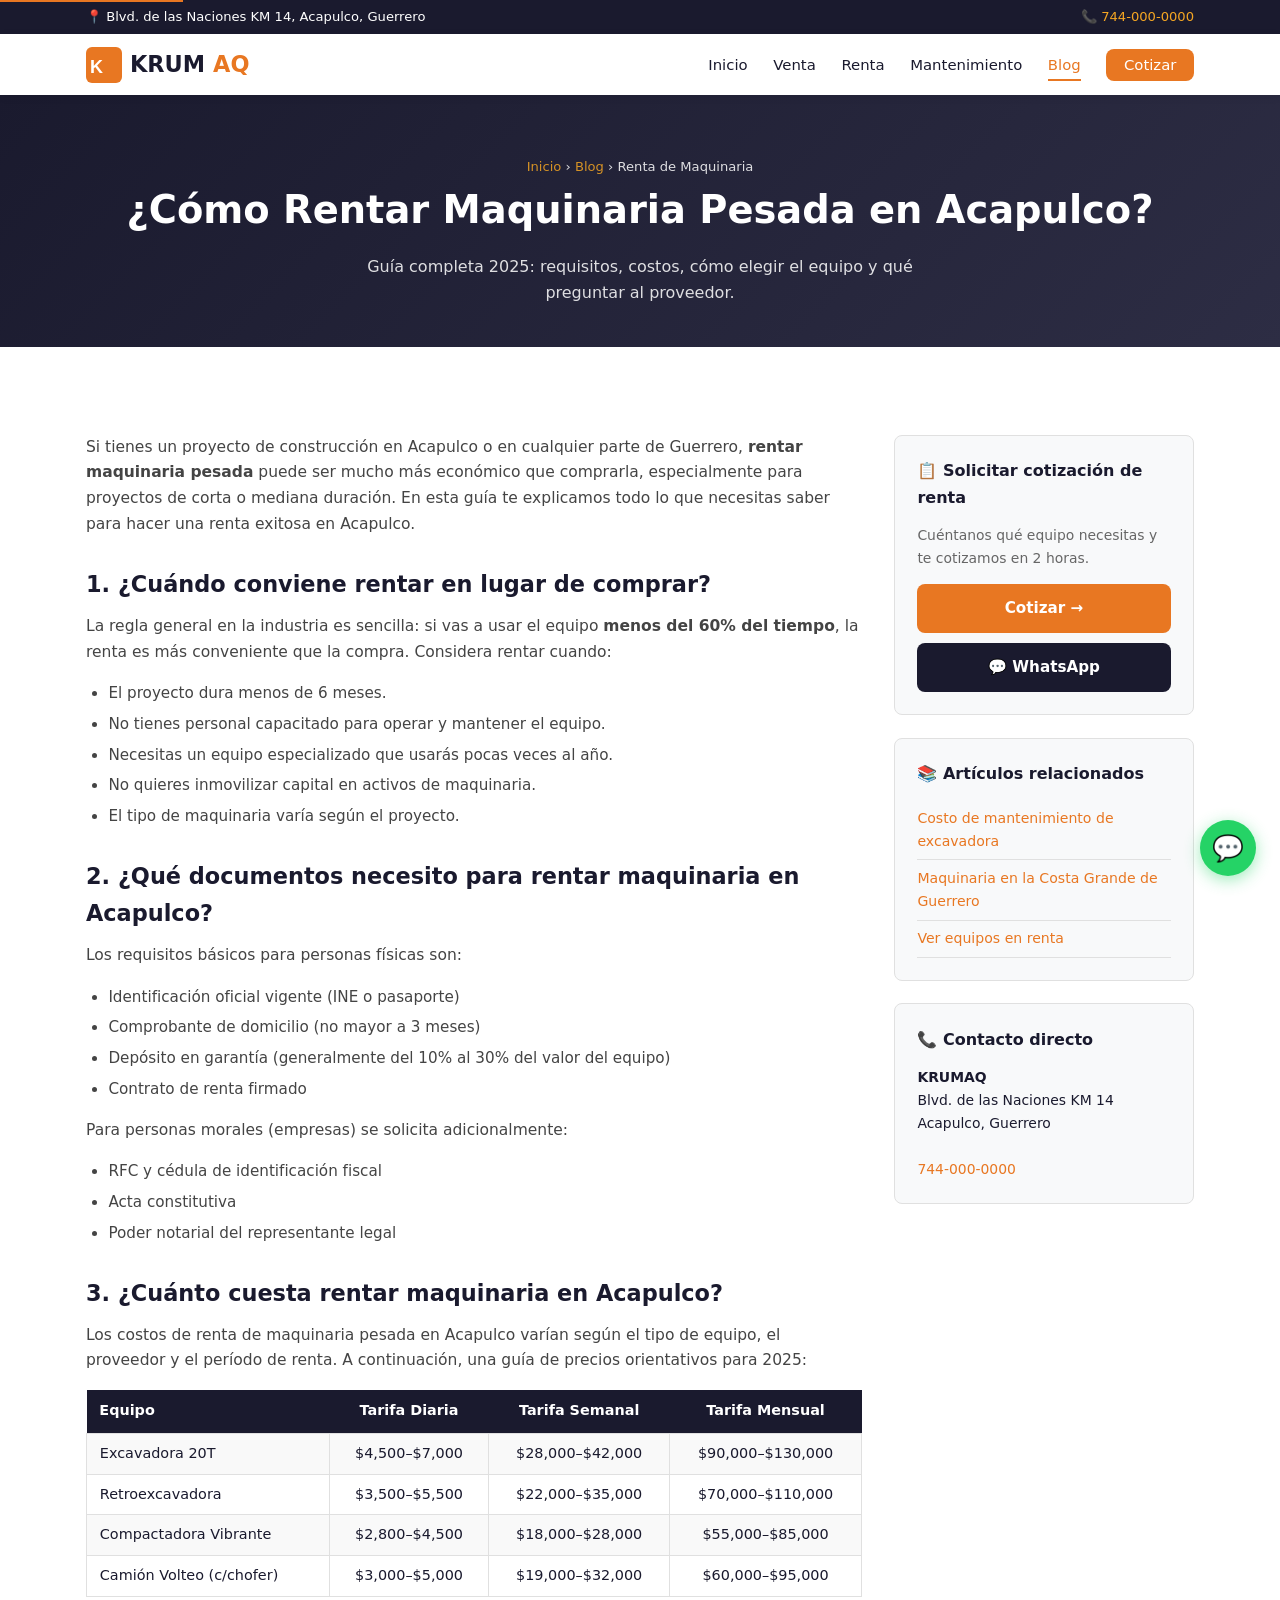
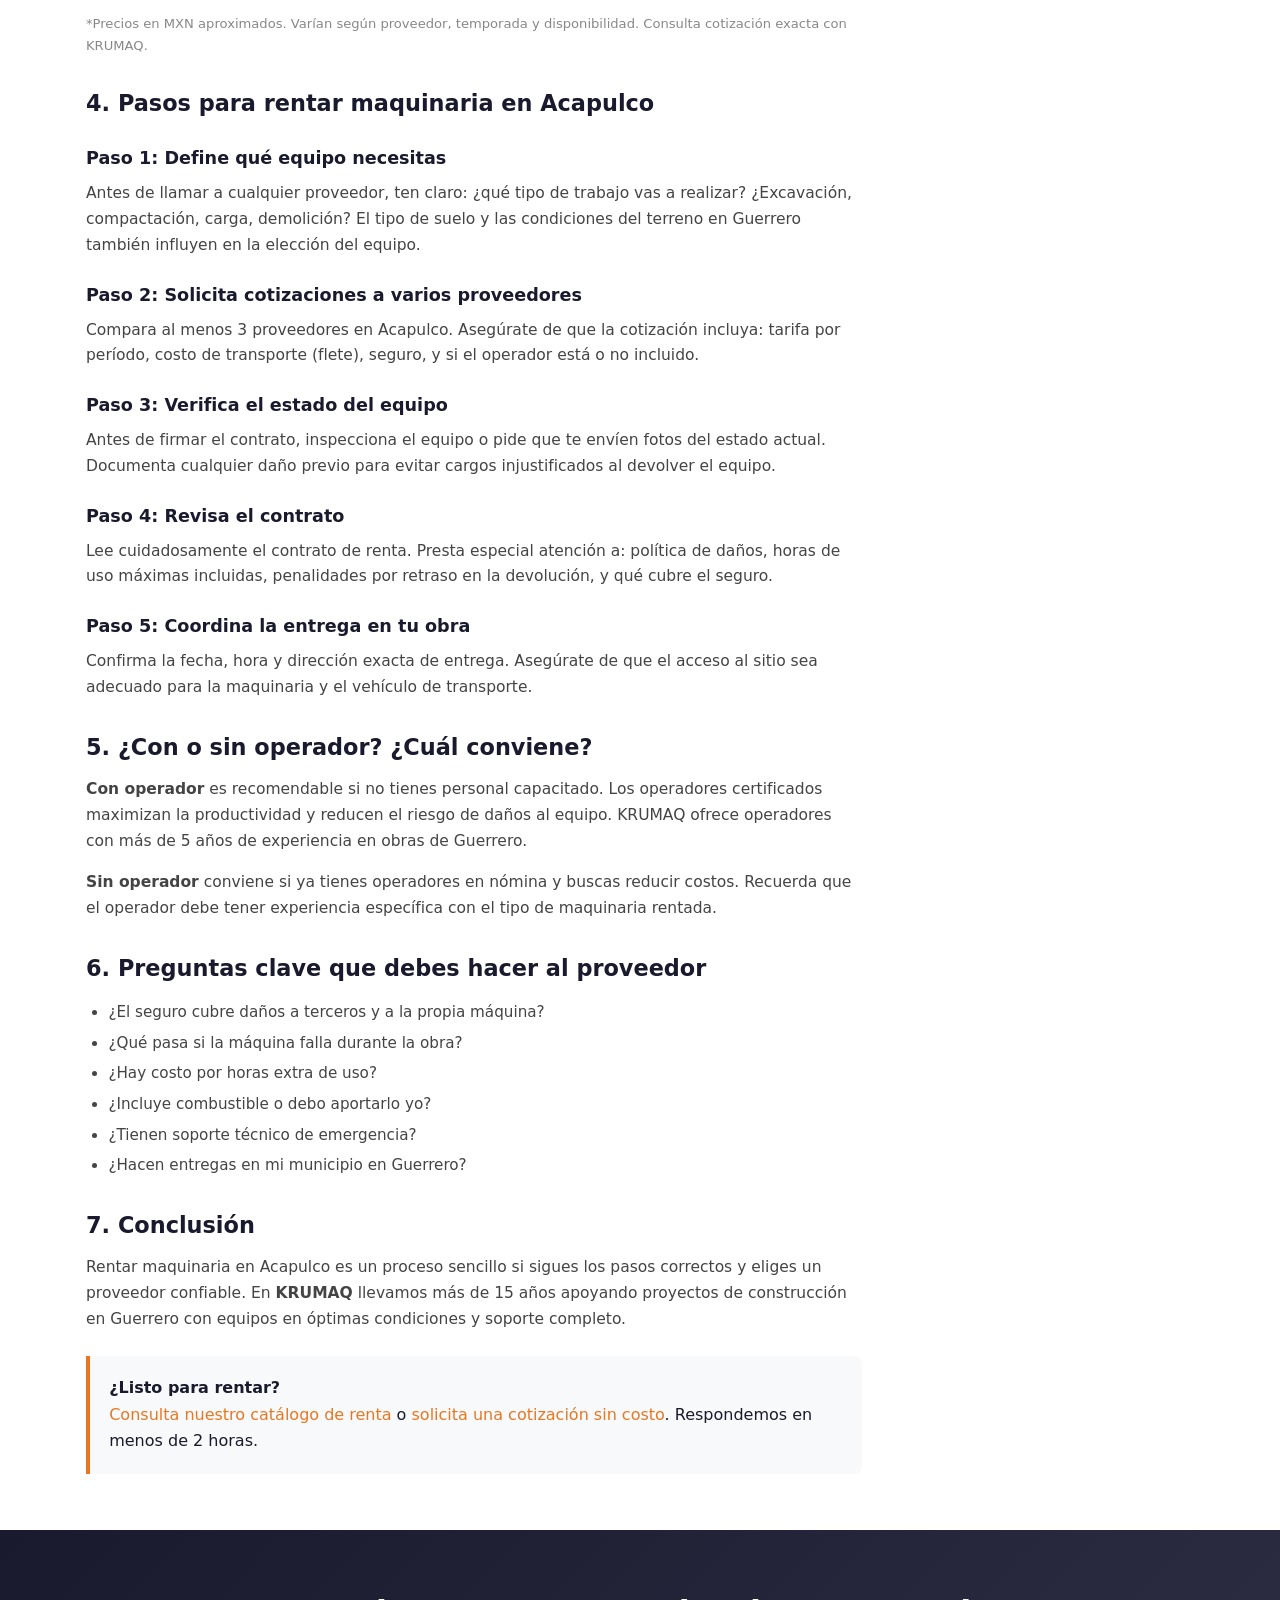
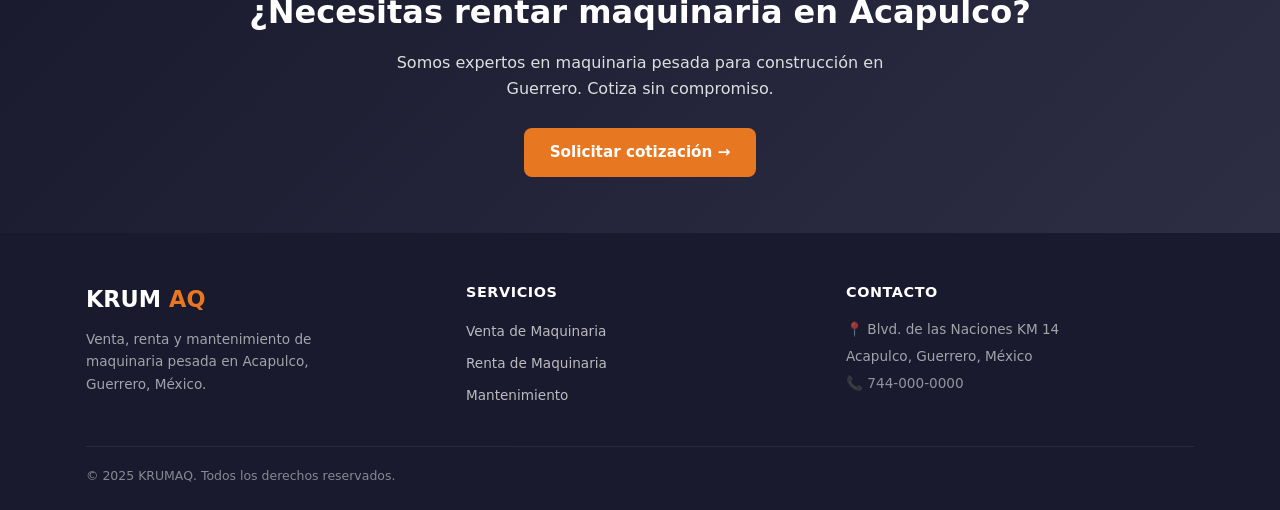
<file: website/blog/como-rentar-maquinaria-pesada-acapulco.html>
<!DOCTYPE html>
<html lang="es">
<head>
  <meta charset="UTF-8">
  <meta name="viewport" content="width=device-width, initial-scale=1.0">

  <title>¿Cómo Rentar Maquinaria Pesada en Acapulco? | KRUMAQ</title>
  <meta name="description" content="Guía completa para rentar maquinaria pesada en Acapulco, Guerrero. Documentos necesarios, costos de renta, cómo elegir el equipo correcto y qué preguntar al proveedor.">
  <meta name="keywords" content="cómo rentar maquinaria Acapulco, guía renta maquinaria pesada Guerrero, requisitos renta excavadora Acapulco, costos renta maquinaria México">
  <link rel="canonical" href="https://www.krumaq.mx/blog/como-rentar-maquinaria-pesada-acapulco.html">

  <script type="application/ld+json">
  {
    "@context": "https://schema.org",
    "@type": "Article",
    "headline": "¿Cómo rentar maquinaria pesada en Acapulco? Guía completa 2025",
    "description": "Guía completa para rentar maquinaria pesada en Acapulco, Guerrero. Documentos necesarios, costos, cómo elegir el equipo correcto.",
    "url": "https://www.krumaq.mx/blog/como-rentar-maquinaria-pesada-acapulco.html",
    "datePublished": "2025-01-15",
    "dateModified": "2025-06-01",
    "author": {"@type": "Organization", "name": "KRUMAQ"},
    "publisher": {
      "@type": "Organization",
      "name": "KRUMAQ",
      "url": "https://www.krumaq.mx",
      "logo": {"@type": "ImageObject", "url": "https://www.krumaq.mx/img/logo.png"}
    },
    "mainEntityOfPage": {"@type": "WebPage", "@id": "https://www.krumaq.mx/blog/como-rentar-maquinaria-pesada-acapulco.html"},
    "about": {"@type": "Thing", "name": "Renta de maquinaria pesada en Acapulco, Guerrero"}
  }
  </script>

  <!-- FAQ Schema -->
  <script type="application/ld+json">
  {
    "@context": "https://schema.org",
    "@type": "FAQPage",
    "mainEntity": [
      {
        "@type": "Question",
        "name": "¿Qué documentos necesito para rentar maquinaria en Acapulco?",
        "acceptedAnswer": {"@type": "Answer", "text": "Necesitas identificación oficial vigente (INE o pasaporte), comprobante de domicilio reciente, y un depósito en garantía. Las empresas también deben presentar RFC y acta constitutiva."}
      },
      {
        "@type": "Question",
        "name": "¿Cuánto cuesta rentar una excavadora en Acapulco?",
        "acceptedAnswer": {"@type": "Answer", "text": "El costo de renta de una excavadora en Acapulco varía según el tamaño y el período. Una excavadora mediana (20T) puede costar entre $3,500 y $7,000 MXN por día, con descuentos por semana o mes."}
      },
      {
        "@type": "Question",
        "name": "¿Puedo rentar maquinaria con operador incluido en Guerrero?",
        "acceptedAnswer": {"@type": "Answer", "text": "Sí, la mayoría de empresas como KRUMAQ ofrecen renta con operador certificado incluido. Esto elimina la necesidad de contratar y capacitar al personal."}
      }
    ]
  }
  </script>

  <link rel="stylesheet" href="../css/styles.css">
</head>
<body>

<a class="skip-link" href="#main">Saltar al contenido</a>

<div class="topbar">
  <div class="container">
    <span>📍 Blvd. de las Naciones KM 14, Acapulco, Guerrero</span>
    <span>📞 <a href="tel:+527440000000">744-000-0000</a></span>
  </div>
</div>

<header class="site-header">
  <nav class="nav-wrapper" aria-label="Navegación principal">
    <a class="logo" href="../index.html">
      <svg viewBox="0 0 36 36" fill="none" aria-hidden="true">
        <rect width="36" height="36" rx="6" fill="#e87722"/>
        <text x="4" y="26" font-family="Arial" font-weight="800" font-size="18" fill="#fff">K</text>
      </svg>
      KRUM<span>AQ</span>
    </a>
    <button class="nav-toggle" aria-label="Abrir menú" aria-expanded="false">
      <span></span><span></span><span></span>
    </button>
    <ul class="nav-links">
      <li><a href="../index.html">Inicio</a></li>
      <li><a href="../venta.html">Venta</a></li>
      <li><a href="../renta.html">Renta</a></li>
      <li><a href="../mantenimiento.html">Mantenimiento</a></li>
      <li><a href="index.html" class="active">Blog</a></li>
      <li><a href="../contacto.html" class="btn-nav">Cotizar</a></li>
    </ul>
  </nav>
</header>

<main id="main">

<section class="page-hero">
  <div class="container">
    <p class="breadcrumb"><a href="../index.html">Inicio</a> › <a href="index.html">Blog</a> › Renta de Maquinaria</p>
    <h1>¿Cómo Rentar Maquinaria Pesada en Acapulco?</h1>
    <p>Guía completa 2025: requisitos, costos, cómo elegir el equipo y qué preguntar al proveedor.</p>
  </div>
</section>

<section class="section">
  <div class="container">
    <div class="article-layout">

      <!-- Article content -->
      <article class="article-content">

        <p>Si tienes un proyecto de construcción en Acapulco o en cualquier parte de Guerrero, <strong>rentar maquinaria pesada</strong> puede ser mucho más económico que comprarla, especialmente para proyectos de corta o mediana duración. En esta guía te explicamos todo lo que necesitas saber para hacer una renta exitosa en Acapulco.</p>

        <h2>1. ¿Cuándo conviene rentar en lugar de comprar?</h2>
        <p>La regla general en la industria es sencilla: si vas a usar el equipo <strong>menos del 60% del tiempo</strong>, la renta es más conveniente que la compra. Considera rentar cuando:</p>
        <ul>
          <li>El proyecto dura menos de 6 meses.</li>
          <li>No tienes personal capacitado para operar y mantener el equipo.</li>
          <li>Necesitas un equipo especializado que usarás pocas veces al año.</li>
          <li>No quieres inmovilizar capital en activos de maquinaria.</li>
          <li>El tipo de maquinaria varía según el proyecto.</li>
        </ul>

        <h2>2. ¿Qué documentos necesito para rentar maquinaria en Acapulco?</h2>
        <p>Los requisitos básicos para personas físicas son:</p>
        <ul>
          <li>Identificación oficial vigente (INE o pasaporte)</li>
          <li>Comprobante de domicilio (no mayor a 3 meses)</li>
          <li>Depósito en garantía (generalmente del 10% al 30% del valor del equipo)</li>
          <li>Contrato de renta firmado</li>
        </ul>
        <p>Para personas morales (empresas) se solicita adicionalmente:</p>
        <ul>
          <li>RFC y cédula de identificación fiscal</li>
          <li>Acta constitutiva</li>
          <li>Poder notarial del representante legal</li>
        </ul>

        <h2>3. ¿Cuánto cuesta rentar maquinaria en Acapulco?</h2>
        <p>Los costos de renta de maquinaria pesada en Acapulco varían según el tipo de equipo, el proveedor y el período de renta. A continuación, una guía de precios orientativos para 2025:</p>

        <table style="width:100%;border-collapse:collapse;font-size:.9rem;margin:1rem 0">
          <thead>
            <tr style="background:var(--brand-dark);color:#fff">
              <th style="padding:.6rem .8rem;text-align:left">Equipo</th>
              <th style="padding:.6rem .8rem">Tarifa Diaria</th>
              <th style="padding:.6rem .8rem">Tarifa Semanal</th>
              <th style="padding:.6rem .8rem">Tarifa Mensual</th>
            </tr>
          </thead>
          <tbody>
            <tr style="background:#f9f9f9"><td style="padding:.5rem .8rem;border:1px solid #e0e0e0">Excavadora 20T</td><td style="padding:.5rem .8rem;border:1px solid #e0e0e0;text-align:center">$4,500–$7,000</td><td style="padding:.5rem .8rem;border:1px solid #e0e0e0;text-align:center">$28,000–$42,000</td><td style="padding:.5rem .8rem;border:1px solid #e0e0e0;text-align:center">$90,000–$130,000</td></tr>
            <tr><td style="padding:.5rem .8rem;border:1px solid #e0e0e0">Retroexcavadora</td><td style="padding:.5rem .8rem;border:1px solid #e0e0e0;text-align:center">$3,500–$5,500</td><td style="padding:.5rem .8rem;border:1px solid #e0e0e0;text-align:center">$22,000–$35,000</td><td style="padding:.5rem .8rem;border:1px solid #e0e0e0;text-align:center">$70,000–$110,000</td></tr>
            <tr style="background:#f9f9f9"><td style="padding:.5rem .8rem;border:1px solid #e0e0e0">Compactadora Vibrante</td><td style="padding:.5rem .8rem;border:1px solid #e0e0e0;text-align:center">$2,800–$4,500</td><td style="padding:.5rem .8rem;border:1px solid #e0e0e0;text-align:center">$18,000–$28,000</td><td style="padding:.5rem .8rem;border:1px solid #e0e0e0;text-align:center">$55,000–$85,000</td></tr>
            <tr><td style="padding:.5rem .8rem;border:1px solid #e0e0e0">Camión Volteo (c/chofer)</td><td style="padding:.5rem .8rem;border:1px solid #e0e0e0;text-align:center">$3,000–$5,000</td><td style="padding:.5rem .8rem;border:1px solid #e0e0e0;text-align:center">$19,000–$32,000</td><td style="padding:.5rem .8rem;border:1px solid #e0e0e0;text-align:center">$60,000–$95,000</td></tr>
          </tbody>
        </table>
        <p style="font-size:.82rem;color:#888">*Precios en MXN aproximados. Varían según proveedor, temporada y disponibilidad. Consulta cotización exacta con KRUMAQ.</p>

        <h2>4. Pasos para rentar maquinaria en Acapulco</h2>

        <h3>Paso 1: Define qué equipo necesitas</h3>
        <p>Antes de llamar a cualquier proveedor, ten claro: ¿qué tipo de trabajo vas a realizar? ¿Excavación, compactación, carga, demolición? El tipo de suelo y las condiciones del terreno en Guerrero también influyen en la elección del equipo.</p>

        <h3>Paso 2: Solicita cotizaciones a varios proveedores</h3>
        <p>Compara al menos 3 proveedores en Acapulco. Asegúrate de que la cotización incluya: tarifa por período, costo de transporte (flete), seguro, y si el operador está o no incluido.</p>

        <h3>Paso 3: Verifica el estado del equipo</h3>
        <p>Antes de firmar el contrato, inspecciona el equipo o pide que te envíen fotos del estado actual. Documenta cualquier daño previo para evitar cargos injustificados al devolver el equipo.</p>

        <h3>Paso 4: Revisa el contrato</h3>
        <p>Lee cuidadosamente el contrato de renta. Presta especial atención a: política de daños, horas de uso máximas incluidas, penalidades por retraso en la devolución, y qué cubre el seguro.</p>

        <h3>Paso 5: Coordina la entrega en tu obra</h3>
        <p>Confirma la fecha, hora y dirección exacta de entrega. Asegúrate de que el acceso al sitio sea adecuado para la maquinaria y el vehículo de transporte.</p>

        <h2>5. ¿Con o sin operador? ¿Cuál conviene?</h2>
        <p><strong>Con operador</strong> es recomendable si no tienes personal capacitado. Los operadores certificados maximizan la productividad y reducen el riesgo de daños al equipo. KRUMAQ ofrece operadores con más de 5 años de experiencia en obras de Guerrero.</p>
        <p><strong>Sin operador</strong> conviene si ya tienes operadores en nómina y buscas reducir costos. Recuerda que el operador debe tener experiencia específica con el tipo de maquinaria rentada.</p>

        <h2>6. Preguntas clave que debes hacer al proveedor</h2>
        <ul>
          <li>¿El seguro cubre daños a terceros y a la propia máquina?</li>
          <li>¿Qué pasa si la máquina falla durante la obra?</li>
          <li>¿Hay costo por horas extra de uso?</li>
          <li>¿Incluye combustible o debo aportarlo yo?</li>
          <li>¿Tienen soporte técnico de emergencia?</li>
          <li>¿Hacen entregas en mi municipio en Guerrero?</li>
        </ul>

        <h2>7. Conclusión</h2>
        <p>Rentar maquinaria en Acapulco es un proceso sencillo si sigues los pasos correctos y eliges un proveedor confiable. En <strong>KRUMAQ</strong> llevamos más de 15 años apoyando proyectos de construcción en Guerrero con equipos en óptimas condiciones y soporte completo.</p>

        <div style="background:var(--bg-light);border-left:4px solid var(--brand-primary);padding:1.2rem;border-radius:0 8px 8px 0;margin-top:1.5rem">
          <strong>¿Listo para rentar?</strong><br>
          <a href="../renta.html">Consulta nuestro catálogo de renta</a> o <a href="../contacto.html">solicita una cotización sin costo</a>. Respondemos en menos de 2 horas.
        </div>

      </article>

      <!-- Sidebar -->
      <aside>
        <div class="sidebar-card">
          <h3>📋 Solicitar cotización de renta</h3>
          <p style="font-size:.87rem;color:#666;margin-bottom:.9rem">Cuéntanos qué equipo necesitas y te cotizamos en 2 horas.</p>
          <a href="../contacto.html" class="btn btn-primary" style="width:100%;text-align:center">Cotizar →</a>
          <a href="https://wa.me/527440000000?text=Hola%2C%20quiero%20rentar%20maquinaria%20en%20Acapulco" class="btn btn-dark" style="width:100%;text-align:center;margin-top:.6rem" target="_blank" rel="noopener noreferrer">💬 WhatsApp</a>
        </div>

        <div class="sidebar-card">
          <h3>📚 Artículos relacionados</h3>
          <ul class="sidebar-nav">
            <li><a href="costo-mantenimiento-excavadora.html">Costo de mantenimiento de excavadora</a></li>
            <li><a href="maquinaria-construccion-costa-grande-guerrero.html">Maquinaria en la Costa Grande de Guerrero</a></li>
            <li><a href="../renta.html">Ver equipos en renta</a></li>
          </ul>
        </div>

        <div class="sidebar-card">
          <h3>📞 Contacto directo</h3>
          <p style="font-size:.87rem"><strong>KRUMAQ</strong><br>Blvd. de las Naciones KM 14<br>Acapulco, Guerrero<br><br><a href="tel:+527440000000">744-000-0000</a></p>
        </div>
      </aside>

    </div>
  </div>
</section>

<section class="cta-banner">
  <div class="container">
    <h2>¿Necesitas rentar maquinaria en Acapulco?</h2>
    <p>Somos expertos en maquinaria pesada para construcción en Guerrero. Cotiza sin compromiso.</p>
    <a href="../contacto.html" class="btn btn-primary">Solicitar cotización →</a>
  </div>
</section>

</main>

<footer class="site-footer">
  <div class="container">
    <div class="footer-grid">
      <div class="footer-brand">
        <a class="logo" href="../index.html">KRUM<span>AQ</span></a>
        <p>Venta, renta y mantenimiento de maquinaria pesada en Acapulco, Guerrero, México.</p>
      </div>
      <div class="footer-col">
        <h4>Servicios</h4>
        <ul>
          <li><a href="../venta.html">Venta de Maquinaria</a></li>
          <li><a href="../renta.html">Renta de Maquinaria</a></li>
          <li><a href="../mantenimiento.html">Mantenimiento</a></li>
        </ul>
      </div>
      <div class="footer-col">
        <h4>Contacto</h4>
        <p>📍 Blvd. de las Naciones KM 14</p>
        <p>Acapulco, Guerrero, México</p>
        <p>📞 <a href="tel:+527440000000" style="color:rgba(255,255,255,.7)">744-000-0000</a></p>
      </div>
    </div>
    <div class="footer-bottom">
      <span>© 2025 KRUMAQ. Todos los derechos reservados.</span>
    </div>
  </div>
</footer>

<a class="whatsapp-fab" href="https://wa.me/527440000000" aria-label="WhatsApp" target="_blank" rel="noopener noreferrer">💬</a>
<script src="../js/main.js"></script>
</body>
</html>
</file>
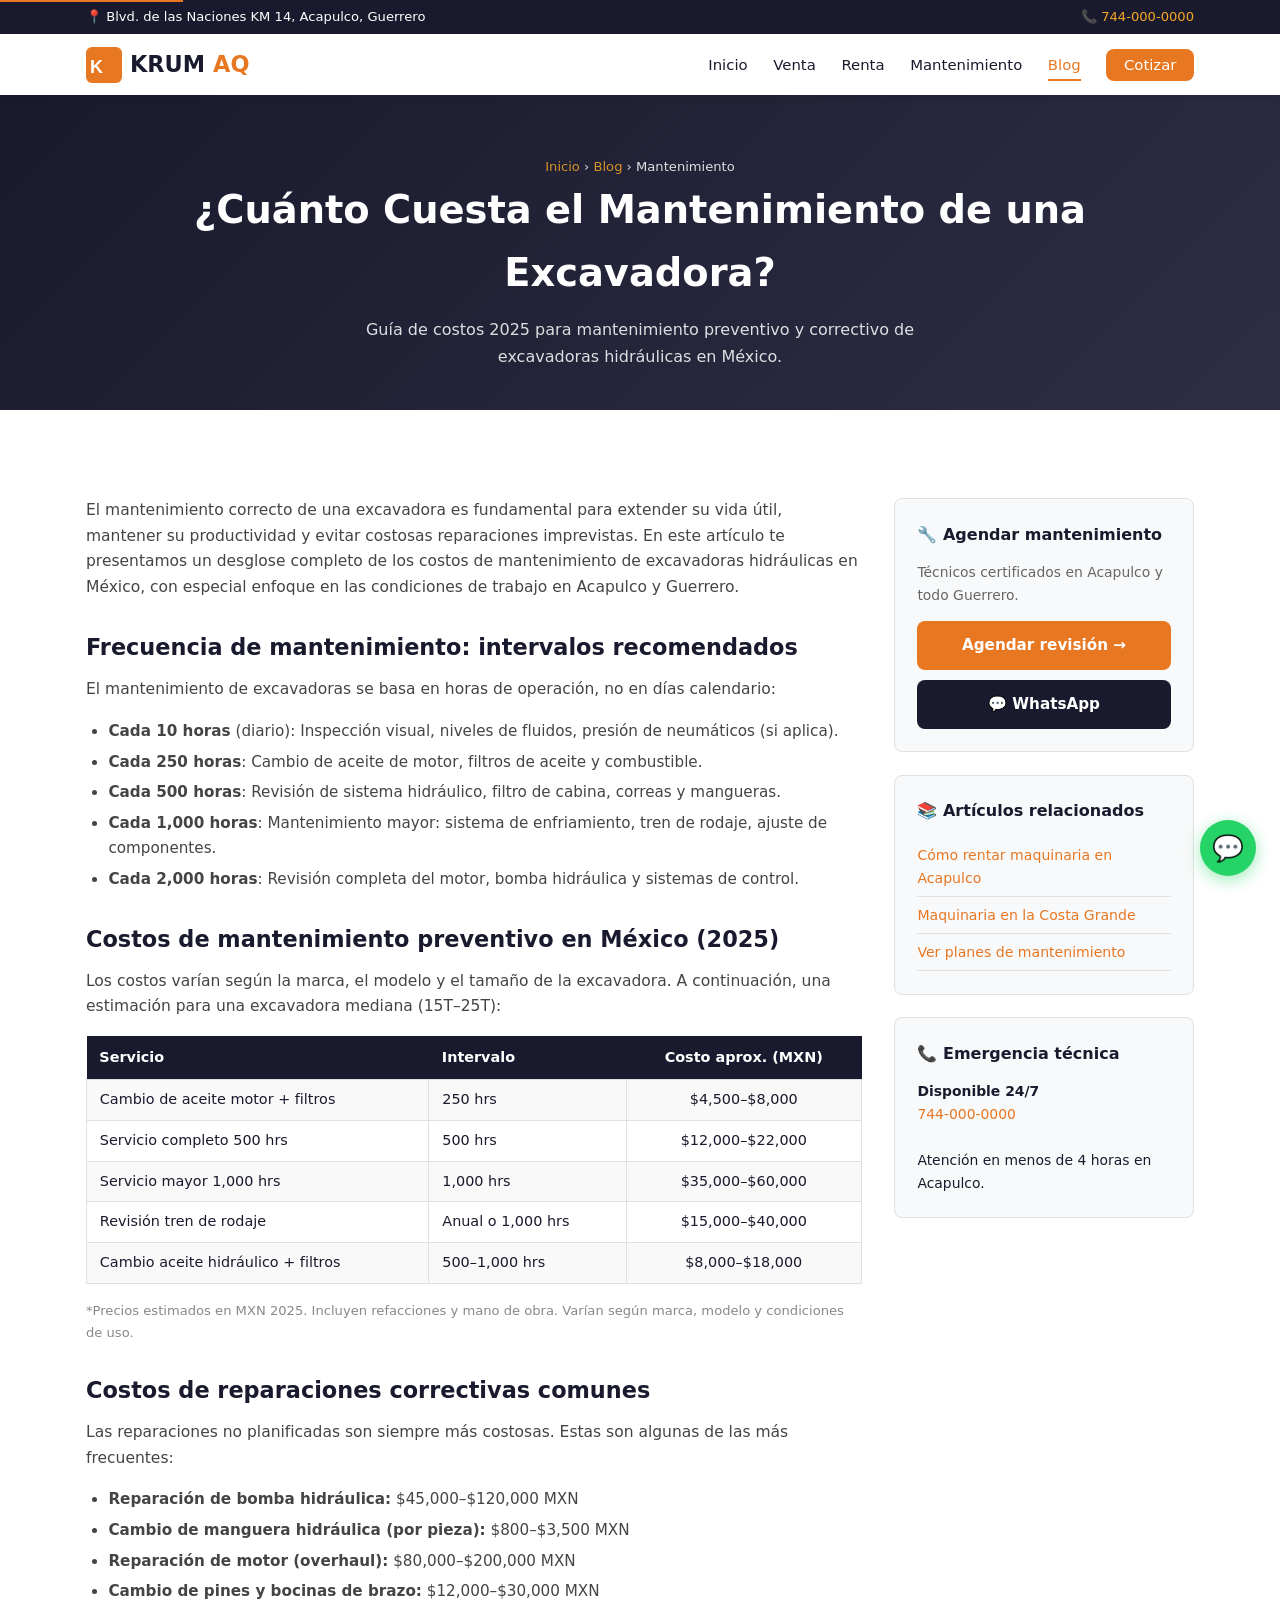
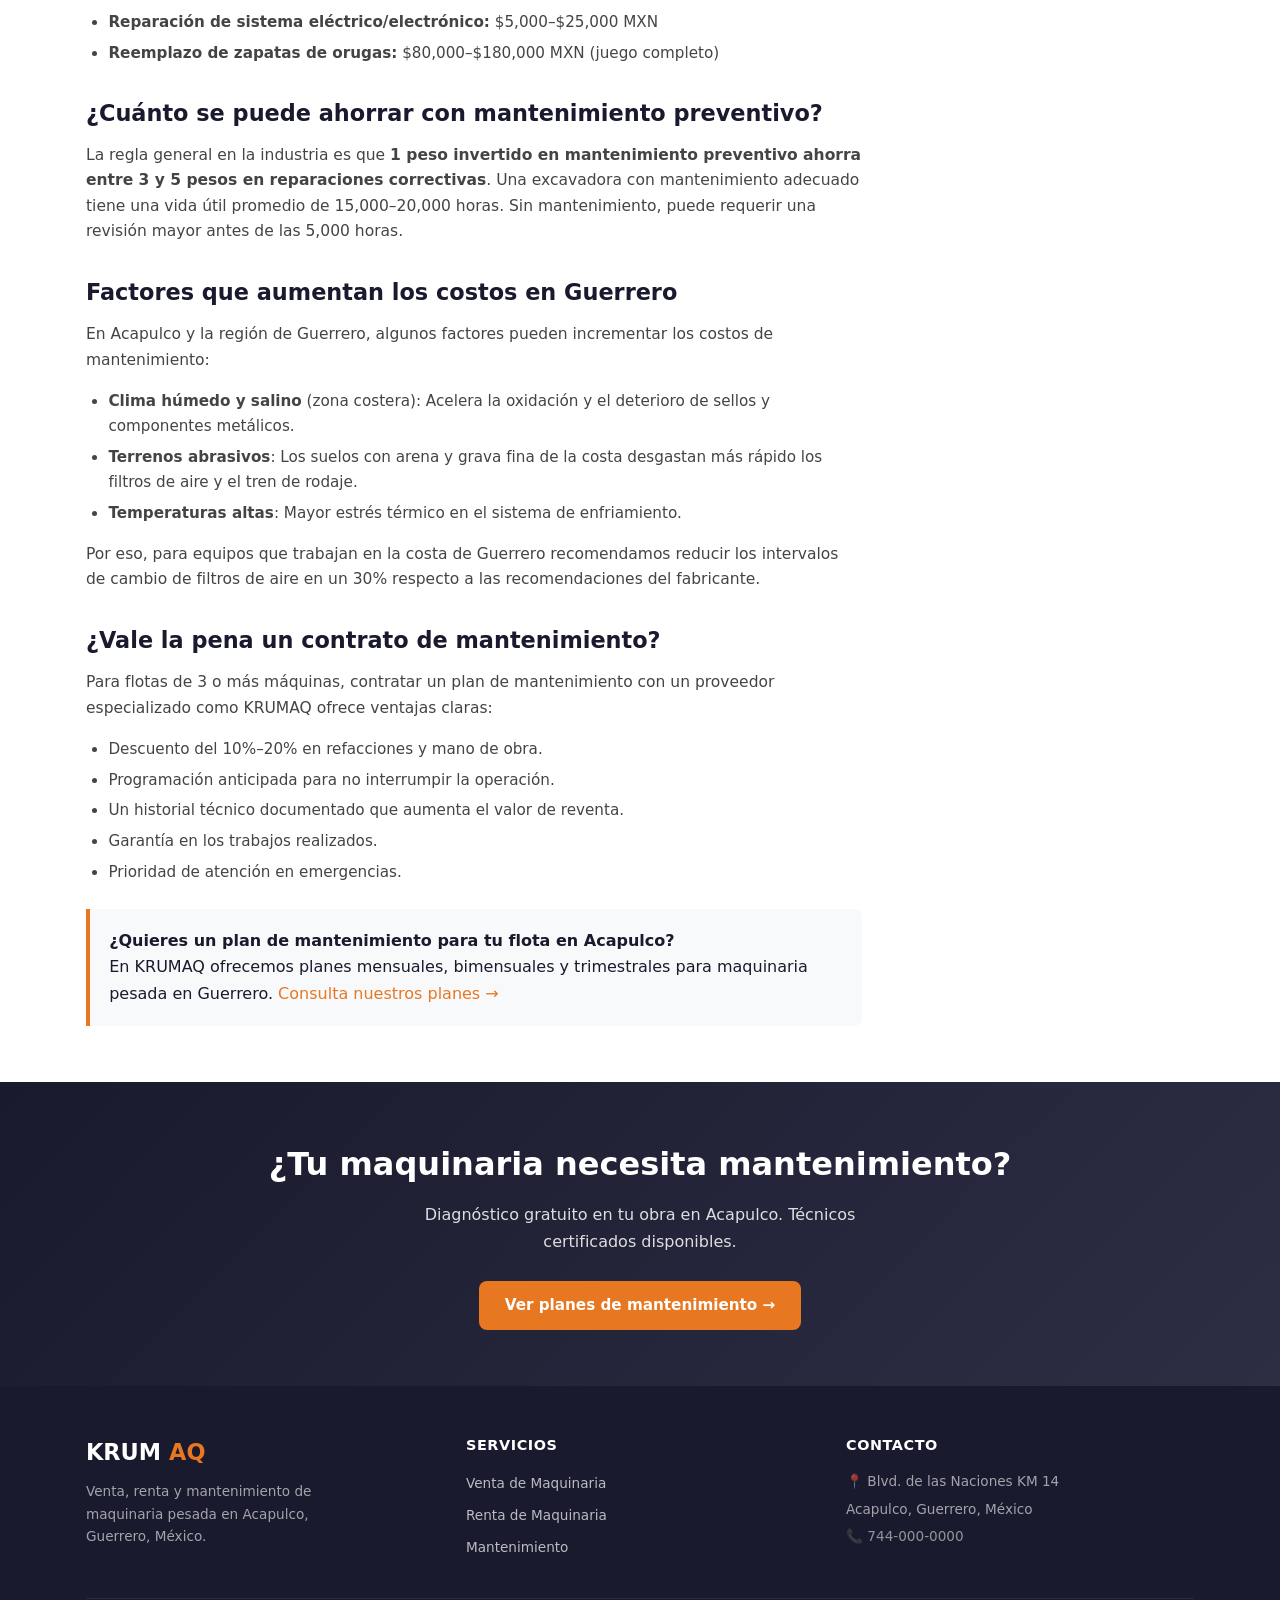
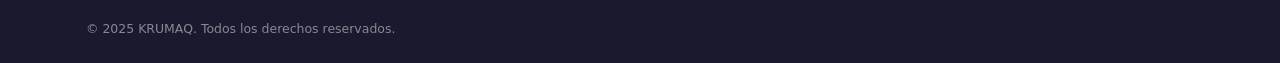
<file: website/blog/costo-mantenimiento-excavadora.html>
<!DOCTYPE html>
<html lang="es">
<head>
  <meta charset="UTF-8">
  <meta name="viewport" content="width=device-width, initial-scale=1.0">

  <title>¿Cuánto Cuesta el Mantenimiento de una Excavadora? | KRUMAQ Acapulco</title>
  <meta name="description" content="Desglose completo de costos de mantenimiento preventivo y correctivo para excavadoras hidráulicas en México y Acapulco, Guerrero. Precios, frecuencias y consejos.">
  <meta name="keywords" content="costo mantenimiento excavadora México, mantenimiento excavadora Acapulco, precio servicio excavadora Guerrero, mantenimiento preventivo maquinaria pesada">
  <link rel="canonical" href="https://www.krumaq.mx/blog/costo-mantenimiento-excavadora.html">

  <script type="application/ld+json">
  {
    "@context": "https://schema.org",
    "@type": "Article",
    "headline": "¿Cuánto cuesta el mantenimiento de una excavadora? Guía de costos 2025",
    "description": "Desglose completo de costos de mantenimiento preventivo y correctivo para excavadoras hidráulicas en México.",
    "url": "https://www.krumaq.mx/blog/costo-mantenimiento-excavadora.html",
    "datePublished": "2025-02-10",
    "dateModified": "2025-06-01",
    "author": {"@type": "Organization", "name": "KRUMAQ"},
    "publisher": {
      "@type": "Organization",
      "name": "KRUMAQ",
      "url": "https://www.krumaq.mx"
    }
  }
  </script>

  <script type="application/ld+json">
  {
    "@context": "https://schema.org",
    "@type": "FAQPage",
    "mainEntity": [
      {
        "@type": "Question",
        "name": "¿Cuánto cuesta un mantenimiento preventivo de excavadora en México?",
        "acceptedAnswer": {"@type": "Answer", "text": "Un mantenimiento preventivo de nivel básico (cambio de aceite y filtros) cuesta entre $4,000 y $8,000 MXN. Un mantenimiento completo de 250 horas puede costar entre $12,000 y $25,000 MXN en México."}
      },
      {
        "@type": "Question",
        "name": "¿Cada cuántas horas se hace el mantenimiento de una excavadora?",
        "acceptedAnswer": {"@type": "Answer", "text": "El mantenimiento de nivel básico se hace cada 250 horas de operación. El mantenimiento completo se realiza cada 500 horas. La revisión mayor cada 1,000 horas o anualmente."}
      }
    ]
  }
  </script>

  <link rel="stylesheet" href="../css/styles.css">
</head>
<body>

<a class="skip-link" href="#main">Saltar al contenido</a>

<div class="topbar">
  <div class="container">
    <span>📍 Blvd. de las Naciones KM 14, Acapulco, Guerrero</span>
    <span>📞 <a href="tel:+527440000000">744-000-0000</a></span>
  </div>
</div>

<header class="site-header">
  <nav class="nav-wrapper" aria-label="Navegación principal">
    <a class="logo" href="../index.html">
      <svg viewBox="0 0 36 36" fill="none" aria-hidden="true">
        <rect width="36" height="36" rx="6" fill="#e87722"/>
        <text x="4" y="26" font-family="Arial" font-weight="800" font-size="18" fill="#fff">K</text>
      </svg>
      KRUM<span>AQ</span>
    </a>
    <button class="nav-toggle" aria-label="Abrir menú" aria-expanded="false">
      <span></span><span></span><span></span>
    </button>
    <ul class="nav-links">
      <li><a href="../index.html">Inicio</a></li>
      <li><a href="../venta.html">Venta</a></li>
      <li><a href="../renta.html">Renta</a></li>
      <li><a href="../mantenimiento.html">Mantenimiento</a></li>
      <li><a href="index.html" class="active">Blog</a></li>
      <li><a href="../contacto.html" class="btn-nav">Cotizar</a></li>
    </ul>
  </nav>
</header>

<main id="main">

<section class="page-hero">
  <div class="container">
    <p class="breadcrumb"><a href="../index.html">Inicio</a> › <a href="index.html">Blog</a> › Mantenimiento</p>
    <h1>¿Cuánto Cuesta el Mantenimiento de una Excavadora?</h1>
    <p>Guía de costos 2025 para mantenimiento preventivo y correctivo de excavadoras hidráulicas en México.</p>
  </div>
</section>

<section class="section">
  <div class="container">
    <div class="article-layout">

      <article class="article-content">

        <p>El mantenimiento correcto de una excavadora es fundamental para extender su vida útil, mantener su productividad y evitar costosas reparaciones imprevistas. En este artículo te presentamos un desglose completo de los costos de mantenimiento de excavadoras hidráulicas en México, con especial enfoque en las condiciones de trabajo en Acapulco y Guerrero.</p>

        <h2>Frecuencia de mantenimiento: intervalos recomendados</h2>
        <p>El mantenimiento de excavadoras se basa en horas de operación, no en días calendario:</p>
        <ul>
          <li><strong>Cada 10 horas</strong> (diario): Inspección visual, niveles de fluidos, presión de neumáticos (si aplica).</li>
          <li><strong>Cada 250 horas</strong>: Cambio de aceite de motor, filtros de aceite y combustible.</li>
          <li><strong>Cada 500 horas</strong>: Revisión de sistema hidráulico, filtro de cabina, correas y mangueras.</li>
          <li><strong>Cada 1,000 horas</strong>: Mantenimiento mayor: sistema de enfriamiento, tren de rodaje, ajuste de componentes.</li>
          <li><strong>Cada 2,000 horas</strong>: Revisión completa del motor, bomba hidráulica y sistemas de control.</li>
        </ul>

        <h2>Costos de mantenimiento preventivo en México (2025)</h2>
        <p>Los costos varían según la marca, el modelo y el tamaño de la excavadora. A continuación, una estimación para una excavadora mediana (15T–25T):</p>

        <table style="width:100%;border-collapse:collapse;font-size:.9rem;margin:1rem 0">
          <thead>
            <tr style="background:var(--brand-dark);color:#fff">
              <th style="padding:.6rem .8rem;text-align:left">Servicio</th>
              <th style="padding:.6rem .8rem;text-align:left">Intervalo</th>
              <th style="padding:.6rem .8rem">Costo aprox. (MXN)</th>
            </tr>
          </thead>
          <tbody>
            <tr style="background:#f9f9f9"><td style="padding:.5rem .8rem;border:1px solid #e0e0e0">Cambio de aceite motor + filtros</td><td style="padding:.5rem .8rem;border:1px solid #e0e0e0">250 hrs</td><td style="padding:.5rem .8rem;border:1px solid #e0e0e0;text-align:center">$4,500–$8,000</td></tr>
            <tr><td style="padding:.5rem .8rem;border:1px solid #e0e0e0">Servicio completo 500 hrs</td><td style="padding:.5rem .8rem;border:1px solid #e0e0e0">500 hrs</td><td style="padding:.5rem .8rem;border:1px solid #e0e0e0;text-align:center">$12,000–$22,000</td></tr>
            <tr style="background:#f9f9f9"><td style="padding:.5rem .8rem;border:1px solid #e0e0e0">Servicio mayor 1,000 hrs</td><td style="padding:.5rem .8rem;border:1px solid #e0e0e0">1,000 hrs</td><td style="padding:.5rem .8rem;border:1px solid #e0e0e0;text-align:center">$35,000–$60,000</td></tr>
            <tr><td style="padding:.5rem .8rem;border:1px solid #e0e0e0">Revisión tren de rodaje</td><td style="padding:.5rem .8rem;border:1px solid #e0e0e0">Anual o 1,000 hrs</td><td style="padding:.5rem .8rem;border:1px solid #e0e0e0;text-align:center">$15,000–$40,000</td></tr>
            <tr style="background:#f9f9f9"><td style="padding:.5rem .8rem;border:1px solid #e0e0e0">Cambio aceite hidráulico + filtros</td><td style="padding:.5rem .8rem;border:1px solid #e0e0e0">500–1,000 hrs</td><td style="padding:.5rem .8rem;border:1px solid #e0e0e0;text-align:center">$8,000–$18,000</td></tr>
          </tbody>
        </table>
        <p style="font-size:.82rem;color:#888">*Precios estimados en MXN 2025. Incluyen refacciones y mano de obra. Varían según marca, modelo y condiciones de uso.</p>

        <h2>Costos de reparaciones correctivas comunes</h2>
        <p>Las reparaciones no planificadas son siempre más costosas. Estas son algunas de las más frecuentes:</p>
        <ul>
          <li><strong>Reparación de bomba hidráulica:</strong> $45,000–$120,000 MXN</li>
          <li><strong>Cambio de manguera hidráulica (por pieza):</strong> $800–$3,500 MXN</li>
          <li><strong>Reparación de motor (overhaul):</strong> $80,000–$200,000 MXN</li>
          <li><strong>Cambio de pines y bocinas de brazo:</strong> $12,000–$30,000 MXN</li>
          <li><strong>Reparación de sistema eléctrico/electrónico:</strong> $5,000–$25,000 MXN</li>
          <li><strong>Reemplazo de zapatas de orugas:</strong> $80,000–$180,000 MXN (juego completo)</li>
        </ul>

        <h2>¿Cuánto se puede ahorrar con mantenimiento preventivo?</h2>
        <p>La regla general en la industria es que <strong>1 peso invertido en mantenimiento preventivo ahorra entre 3 y 5 pesos en reparaciones correctivas</strong>. Una excavadora con mantenimiento adecuado tiene una vida útil promedio de 15,000–20,000 horas. Sin mantenimiento, puede requerir una revisión mayor antes de las 5,000 horas.</p>

        <h2>Factores que aumentan los costos en Guerrero</h2>
        <p>En Acapulco y la región de Guerrero, algunos factores pueden incrementar los costos de mantenimiento:</p>
        <ul>
          <li><strong>Clima húmedo y salino</strong> (zona costera): Acelera la oxidación y el deterioro de sellos y componentes metálicos.</li>
          <li><strong>Terrenos abrasivos</strong>: Los suelos con arena y grava fina de la costa desgastan más rápido los filtros de aire y el tren de rodaje.</li>
          <li><strong>Temperaturas altas</strong>: Mayor estrés térmico en el sistema de enfriamiento.</li>
        </ul>
        <p>Por eso, para equipos que trabajan en la costa de Guerrero recomendamos reducir los intervalos de cambio de filtros de aire en un 30% respecto a las recomendaciones del fabricante.</p>

        <h2>¿Vale la pena un contrato de mantenimiento?</h2>
        <p>Para flotas de 3 o más máquinas, contratar un plan de mantenimiento con un proveedor especializado como KRUMAQ ofrece ventajas claras:</p>
        <ul>
          <li>Descuento del 10%–20% en refacciones y mano de obra.</li>
          <li>Programación anticipada para no interrumpir la operación.</li>
          <li>Un historial técnico documentado que aumenta el valor de reventa.</li>
          <li>Garantía en los trabajos realizados.</li>
          <li>Prioridad de atención en emergencias.</li>
        </ul>

        <div style="background:var(--bg-light);border-left:4px solid var(--brand-primary);padding:1.2rem;border-radius:0 8px 8px 0;margin-top:1.5rem">
          <strong>¿Quieres un plan de mantenimiento para tu flota en Acapulco?</strong><br>
          En KRUMAQ ofrecemos planes mensuales, bimensuales y trimestrales para maquinaria pesada en Guerrero. <a href="../mantenimiento.html">Consulta nuestros planes →</a>
        </div>

      </article>

      <!-- Sidebar -->
      <aside>
        <div class="sidebar-card">
          <h3>🔧 Agendar mantenimiento</h3>
          <p style="font-size:.87rem;color:#666;margin-bottom:.9rem">Técnicos certificados en Acapulco y todo Guerrero.</p>
          <a href="../contacto.html" class="btn btn-primary" style="width:100%;text-align:center">Agendar revisión →</a>
          <a href="https://wa.me/527440000000?text=Hola%2C%20necesito%20mantenimiento%20de%20maquinaria" class="btn btn-dark" style="width:100%;text-align:center;margin-top:.6rem" target="_blank" rel="noopener noreferrer">💬 WhatsApp</a>
        </div>

        <div class="sidebar-card">
          <h3>📚 Artículos relacionados</h3>
          <ul class="sidebar-nav">
            <li><a href="como-rentar-maquinaria-pesada-acapulco.html">Cómo rentar maquinaria en Acapulco</a></li>
            <li><a href="maquinaria-construccion-costa-grande-guerrero.html">Maquinaria en la Costa Grande</a></li>
            <li><a href="../mantenimiento.html">Ver planes de mantenimiento</a></li>
          </ul>
        </div>

        <div class="sidebar-card">
          <h3>📞 Emergencia técnica</h3>
          <p style="font-size:.87rem"><strong>Disponible 24/7</strong><br><a href="tel:+527440000000">744-000-0000</a><br><br>Atención en menos de 4 horas en Acapulco.</p>
        </div>
      </aside>

    </div>
  </div>
</section>

<section class="cta-banner">
  <div class="container">
    <h2>¿Tu maquinaria necesita mantenimiento?</h2>
    <p>Diagnóstico gratuito en tu obra en Acapulco. Técnicos certificados disponibles.</p>
    <a href="../mantenimiento.html" class="btn btn-primary">Ver planes de mantenimiento →</a>
  </div>
</section>

</main>

<footer class="site-footer">
  <div class="container">
    <div class="footer-grid">
      <div class="footer-brand">
        <a class="logo" href="../index.html">KRUM<span>AQ</span></a>
        <p>Venta, renta y mantenimiento de maquinaria pesada en Acapulco, Guerrero, México.</p>
      </div>
      <div class="footer-col">
        <h4>Servicios</h4>
        <ul>
          <li><a href="../venta.html">Venta de Maquinaria</a></li>
          <li><a href="../renta.html">Renta de Maquinaria</a></li>
          <li><a href="../mantenimiento.html">Mantenimiento</a></li>
        </ul>
      </div>
      <div class="footer-col">
        <h4>Contacto</h4>
        <p>📍 Blvd. de las Naciones KM 14</p>
        <p>Acapulco, Guerrero, México</p>
        <p>📞 <a href="tel:+527440000000" style="color:rgba(255,255,255,.7)">744-000-0000</a></p>
      </div>
    </div>
    <div class="footer-bottom">
      <span>© 2025 KRUMAQ. Todos los derechos reservados.</span>
    </div>
  </div>
</footer>

<a class="whatsapp-fab" href="https://wa.me/527440000000" aria-label="WhatsApp" target="_blank" rel="noopener noreferrer">💬</a>
<script src="../js/main.js"></script>
</body>
</html>
</file>
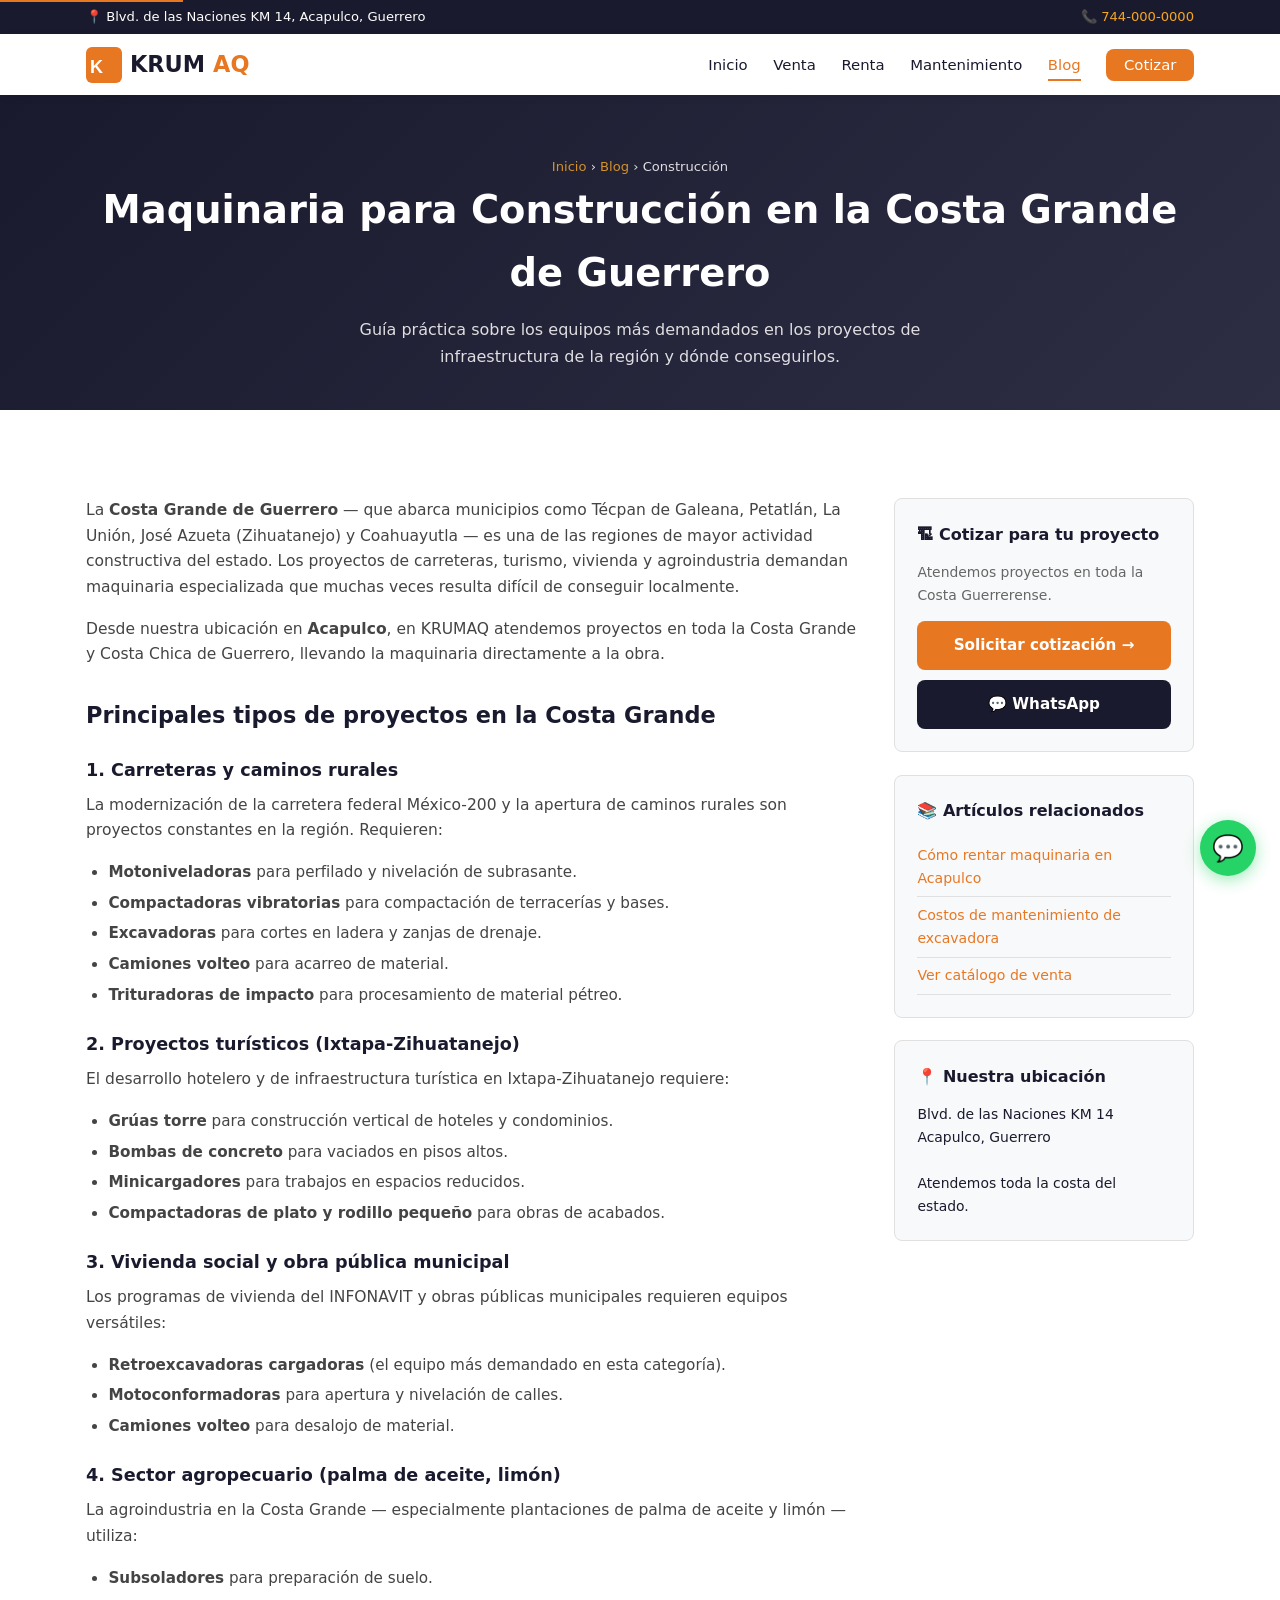
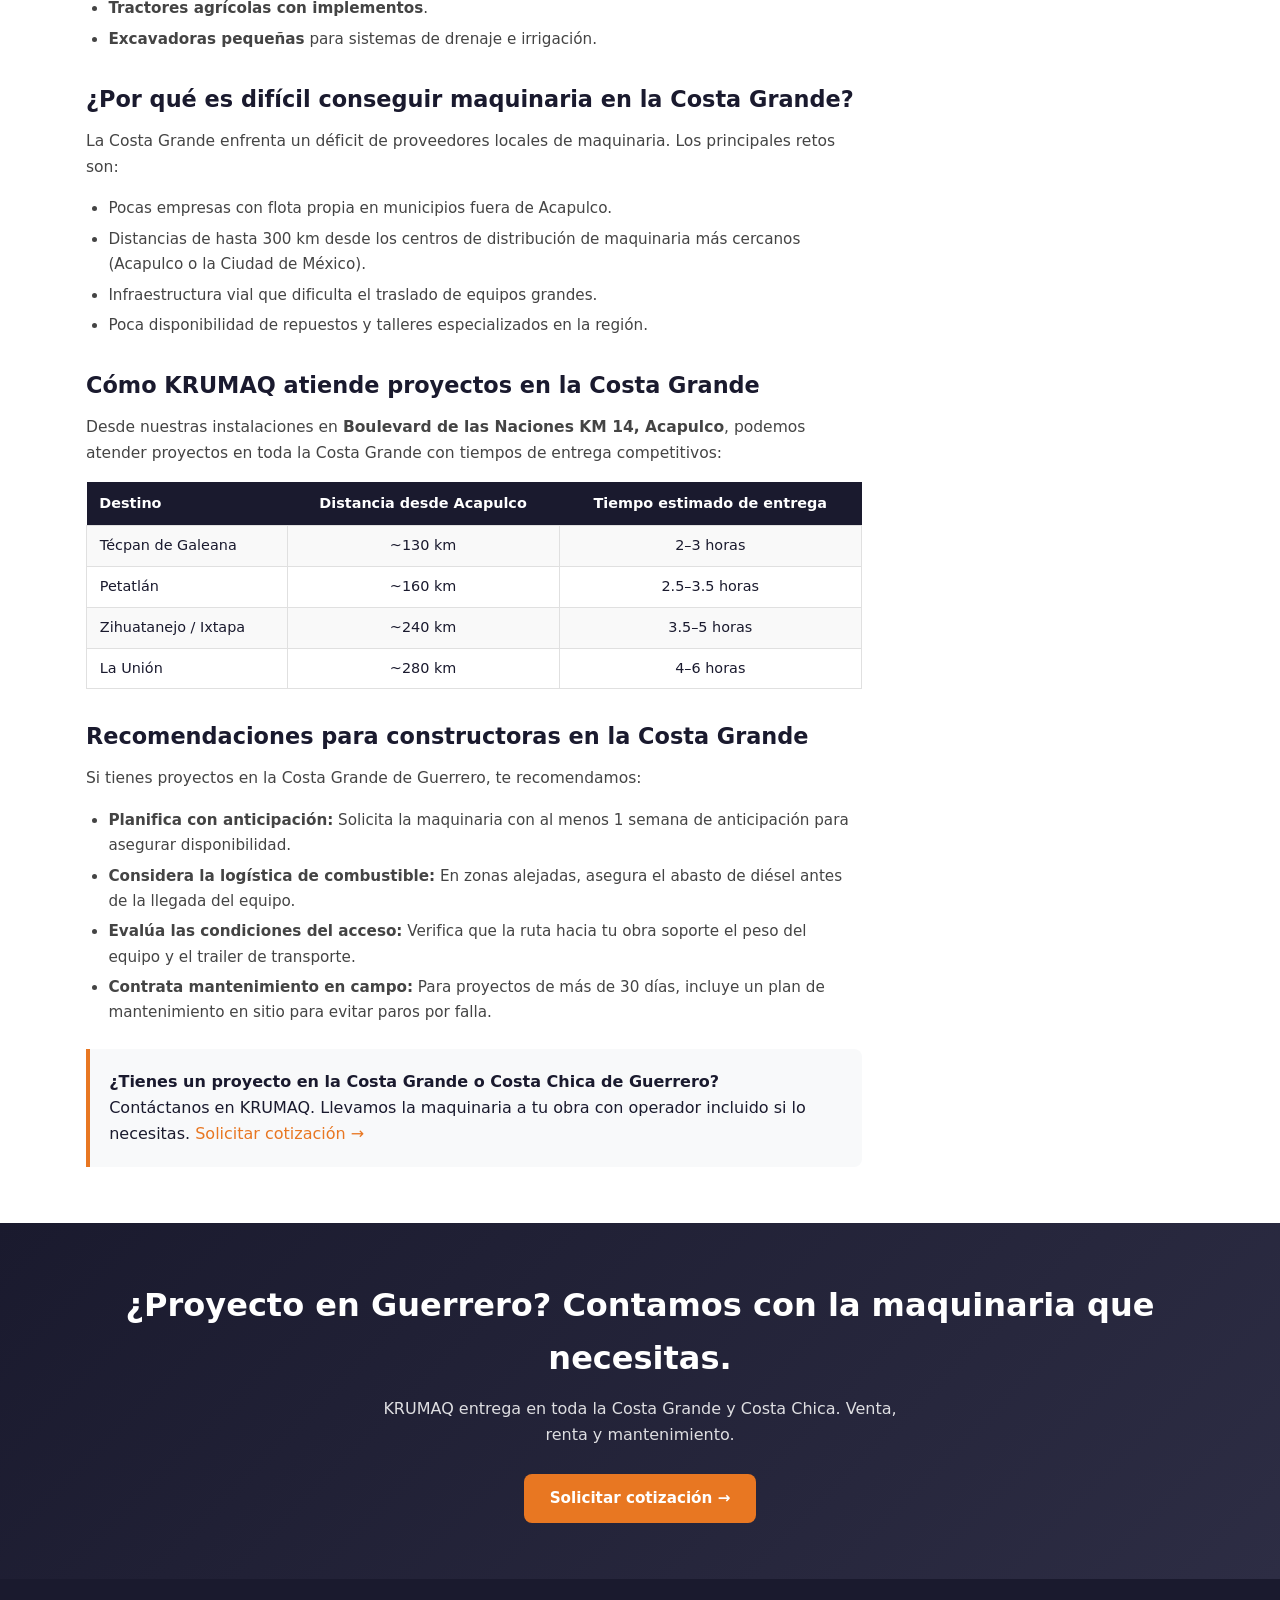
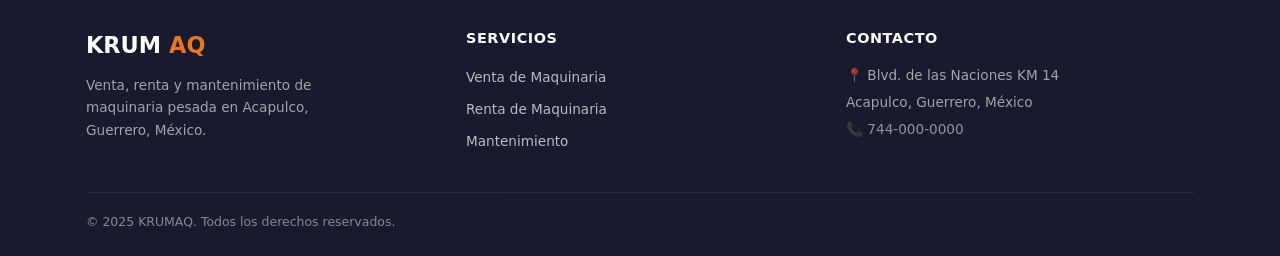
<file: website/blog/maquinaria-construccion-costa-grande-guerrero.html>
<!DOCTYPE html>
<html lang="es">
<head>
  <meta charset="UTF-8">
  <meta name="viewport" content="width=device-width, initial-scale=1.0">

  <title>Maquinaria para Construcción en la Costa Grande de Guerrero | KRUMAQ</title>
  <meta name="description" content="Conoce qué maquinaria se usa en los proyectos de construcción e infraestructura en la Costa Grande de Guerrero y cómo conseguirla localmente en Acapulco con KRUMAQ.">
  <meta name="keywords" content="maquinaria construcción Costa Grande Guerrero, equipos construcción Guerrero, infraestructura Guerrero maquinaria, maquinaria pesada Acapulco proyectos">
  <link rel="canonical" href="https://www.krumaq.mx/blog/maquinaria-construccion-costa-grande-guerrero.html">

  <script type="application/ld+json">
  {
    "@context": "https://schema.org",
    "@type": "Article",
    "headline": "Maquinaria para construcción en la Costa Grande de Guerrero",
    "description": "Guía sobre qué maquinaria se utiliza en los proyectos de infraestructura en la Costa Grande de Guerrero y cómo conseguirla.",
    "url": "https://www.krumaq.mx/blog/maquinaria-construccion-costa-grande-guerrero.html",
    "datePublished": "2025-03-05",
    "dateModified": "2025-06-01",
    "author": {"@type": "Organization", "name": "KRUMAQ"},
    "publisher": {
      "@type": "Organization",
      "name": "KRUMAQ",
      "url": "https://www.krumaq.mx"
    },
    "about": {
      "@type": "Place",
      "name": "Costa Grande de Guerrero",
      "containedInPlace": {"@type": "State", "name": "Guerrero", "addressCountry": "MX"}
    }
  }
  </script>

  <link rel="stylesheet" href="../css/styles.css">
</head>
<body>

<a class="skip-link" href="#main">Saltar al contenido</a>

<div class="topbar">
  <div class="container">
    <span>📍 Blvd. de las Naciones KM 14, Acapulco, Guerrero</span>
    <span>📞 <a href="tel:+527440000000">744-000-0000</a></span>
  </div>
</div>

<header class="site-header">
  <nav class="nav-wrapper" aria-label="Navegación principal">
    <a class="logo" href="../index.html">
      <svg viewBox="0 0 36 36" fill="none" aria-hidden="true">
        <rect width="36" height="36" rx="6" fill="#e87722"/>
        <text x="4" y="26" font-family="Arial" font-weight="800" font-size="18" fill="#fff">K</text>
      </svg>
      KRUM<span>AQ</span>
    </a>
    <button class="nav-toggle" aria-label="Abrir menú" aria-expanded="false">
      <span></span><span></span><span></span>
    </button>
    <ul class="nav-links">
      <li><a href="../index.html">Inicio</a></li>
      <li><a href="../venta.html">Venta</a></li>
      <li><a href="../renta.html">Renta</a></li>
      <li><a href="../mantenimiento.html">Mantenimiento</a></li>
      <li><a href="index.html" class="active">Blog</a></li>
      <li><a href="../contacto.html" class="btn-nav">Cotizar</a></li>
    </ul>
  </nav>
</header>

<main id="main">

<section class="page-hero">
  <div class="container">
    <p class="breadcrumb"><a href="../index.html">Inicio</a> › <a href="index.html">Blog</a> › Construcción</p>
    <h1>Maquinaria para Construcción en la Costa Grande de Guerrero</h1>
    <p>Guía práctica sobre los equipos más demandados en los proyectos de infraestructura de la región y dónde conseguirlos.</p>
  </div>
</section>

<section class="section">
  <div class="container">
    <div class="article-layout">

      <article class="article-content">

        <p>La <strong>Costa Grande de Guerrero</strong> — que abarca municipios como Técpan de Galeana, Petatlán, La Unión, José Azueta (Zihuatanejo) y Coahuayutla — es una de las regiones de mayor actividad constructiva del estado. Los proyectos de carreteras, turismo, vivienda y agroindustria demandan maquinaria especializada que muchas veces resulta difícil de conseguir localmente.</p>

        <p>Desde nuestra ubicación en <strong>Acapulco</strong>, en KRUMAQ atendemos proyectos en toda la Costa Grande y Costa Chica de Guerrero, llevando la maquinaria directamente a la obra.</p>

        <h2>Principales tipos de proyectos en la Costa Grande</h2>

        <h3>1. Carreteras y caminos rurales</h3>
        <p>La modernización de la carretera federal México-200 y la apertura de caminos rurales son proyectos constantes en la región. Requieren:</p>
        <ul>
          <li><strong>Motoniveladoras</strong> para perfilado y nivelación de subrasante.</li>
          <li><strong>Compactadoras vibratorias</strong> para compactación de terracerías y bases.</li>
          <li><strong>Excavadoras</strong> para cortes en ladera y zanjas de drenaje.</li>
          <li><strong>Camiones volteo</strong> para acarreo de material.</li>
          <li><strong>Trituradoras de impacto</strong> para procesamiento de material pétreo.</li>
        </ul>

        <h3>2. Proyectos turísticos (Ixtapa-Zihuatanejo)</h3>
        <p>El desarrollo hotelero y de infraestructura turística en Ixtapa-Zihuatanejo requiere:</p>
        <ul>
          <li><strong>Grúas torre</strong> para construcción vertical de hoteles y condominios.</li>
          <li><strong>Bombas de concreto</strong> para vaciados en pisos altos.</li>
          <li><strong>Minicargadores</strong> para trabajos en espacios reducidos.</li>
          <li><strong>Compactadoras de plato y rodillo pequeño</strong> para obras de acabados.</li>
        </ul>

        <h3>3. Vivienda social y obra pública municipal</h3>
        <p>Los programas de vivienda del INFONAVIT y obras públicas municipales requieren equipos versátiles:</p>
        <ul>
          <li><strong>Retroexcavadoras cargadoras</strong> (el equipo más demandado en esta categoría).</li>
          <li><strong>Motoconformadoras</strong> para apertura y nivelación de calles.</li>
          <li><strong>Camiones volteo</strong> para desalojo de material.</li>
        </ul>

        <h3>4. Sector agropecuario (palma de aceite, limón)</h3>
        <p>La agroindustria en la Costa Grande — especialmente plantaciones de palma de aceite y limón — utiliza:</p>
        <ul>
          <li><strong>Subsoladores</strong> para preparación de suelo.</li>
          <li><strong>Tractores agrícolas con implementos</strong>.</li>
          <li><strong>Excavadoras pequeñas</strong> para sistemas de drenaje e irrigación.</li>
        </ul>

        <h2>¿Por qué es difícil conseguir maquinaria en la Costa Grande?</h2>
        <p>La Costa Grande enfrenta un déficit de proveedores locales de maquinaria. Los principales retos son:</p>
        <ul>
          <li>Pocas empresas con flota propia en municipios fuera de Acapulco.</li>
          <li>Distancias de hasta 300 km desde los centros de distribución de maquinaria más cercanos (Acapulco o la Ciudad de México).</li>
          <li>Infraestructura vial que dificulta el traslado de equipos grandes.</li>
          <li>Poca disponibilidad de repuestos y talleres especializados en la región.</li>
        </ul>

        <h2>Cómo KRUMAQ atiende proyectos en la Costa Grande</h2>
        <p>Desde nuestras instalaciones en <strong>Boulevard de las Naciones KM 14, Acapulco</strong>, podemos atender proyectos en toda la Costa Grande con tiempos de entrega competitivos:</p>

        <table style="width:100%;border-collapse:collapse;font-size:.9rem;margin:1rem 0">
          <thead>
            <tr style="background:var(--brand-dark);color:#fff">
              <th style="padding:.6rem .8rem;text-align:left">Destino</th>
              <th style="padding:.6rem .8rem">Distancia desde Acapulco</th>
              <th style="padding:.6rem .8rem">Tiempo estimado de entrega</th>
            </tr>
          </thead>
          <tbody>
            <tr style="background:#f9f9f9"><td style="padding:.5rem .8rem;border:1px solid #e0e0e0">Técpan de Galeana</td><td style="padding:.5rem .8rem;border:1px solid #e0e0e0;text-align:center">~130 km</td><td style="padding:.5rem .8rem;border:1px solid #e0e0e0;text-align:center">2–3 horas</td></tr>
            <tr><td style="padding:.5rem .8rem;border:1px solid #e0e0e0">Petatlán</td><td style="padding:.5rem .8rem;border:1px solid #e0e0e0;text-align:center">~160 km</td><td style="padding:.5rem .8rem;border:1px solid #e0e0e0;text-align:center">2.5–3.5 horas</td></tr>
            <tr style="background:#f9f9f9"><td style="padding:.5rem .8rem;border:1px solid #e0e0e0">Zihuatanejo / Ixtapa</td><td style="padding:.5rem .8rem;border:1px solid #e0e0e0;text-align:center">~240 km</td><td style="padding:.5rem .8rem;border:1px solid #e0e0e0;text-align:center">3.5–5 horas</td></tr>
            <tr><td style="padding:.5rem .8rem;border:1px solid #e0e0e0">La Unión</td><td style="padding:.5rem .8rem;border:1px solid #e0e0e0;text-align:center">~280 km</td><td style="padding:.5rem .8rem;border:1px solid #e0e0e0;text-align:center">4–6 horas</td></tr>
          </tbody>
        </table>

        <h2>Recomendaciones para constructoras en la Costa Grande</h2>
        <p>Si tienes proyectos en la Costa Grande de Guerrero, te recomendamos:</p>
        <ul>
          <li><strong>Planifica con anticipación:</strong> Solicita la maquinaria con al menos 1 semana de anticipación para asegurar disponibilidad.</li>
          <li><strong>Considera la logística de combustible:</strong> En zonas alejadas, asegura el abasto de diésel antes de la llegada del equipo.</li>
          <li><strong>Evalúa las condiciones del acceso:</strong> Verifica que la ruta hacia tu obra soporte el peso del equipo y el trailer de transporte.</li>
          <li><strong>Contrata mantenimiento en campo:</strong> Para proyectos de más de 30 días, incluye un plan de mantenimiento en sitio para evitar paros por falla.</li>
        </ul>

        <div style="background:var(--bg-light);border-left:4px solid var(--brand-primary);padding:1.2rem;border-radius:0 8px 8px 0;margin-top:1.5rem">
          <strong>¿Tienes un proyecto en la Costa Grande o Costa Chica de Guerrero?</strong><br>
          Contáctanos en KRUMAQ. Llevamos la maquinaria a tu obra con operador incluido si lo necesitas. <a href="../contacto.html">Solicitar cotización →</a>
        </div>

      </article>

      <!-- Sidebar -->
      <aside>
        <div class="sidebar-card">
          <h3>🏗 Cotizar para tu proyecto</h3>
          <p style="font-size:.87rem;color:#666;margin-bottom:.9rem">Atendemos proyectos en toda la Costa Guerrerense.</p>
          <a href="../contacto.html" class="btn btn-primary" style="width:100%;text-align:center">Solicitar cotización →</a>
          <a href="https://wa.me/527440000000?text=Hola%2C%20tengo%20un%20proyecto%20en%20la%20Costa%20Grande%20de%20Guerrero" class="btn btn-dark" style="width:100%;text-align:center;margin-top:.6rem" target="_blank" rel="noopener noreferrer">💬 WhatsApp</a>
        </div>

        <div class="sidebar-card">
          <h3>📚 Artículos relacionados</h3>
          <ul class="sidebar-nav">
            <li><a href="como-rentar-maquinaria-pesada-acapulco.html">Cómo rentar maquinaria en Acapulco</a></li>
            <li><a href="costo-mantenimiento-excavadora.html">Costos de mantenimiento de excavadora</a></li>
            <li><a href="../venta.html">Ver catálogo de venta</a></li>
          </ul>
        </div>

        <div class="sidebar-card">
          <h3>📍 Nuestra ubicación</h3>
          <p style="font-size:.87rem">Blvd. de las Naciones KM 14<br>Acapulco, Guerrero<br><br>Atendemos toda la costa del estado.</p>
        </div>
      </aside>

    </div>
  </div>
</section>

<section class="cta-banner">
  <div class="container">
    <h2>¿Proyecto en Guerrero? Contamos con la maquinaria que necesitas.</h2>
    <p>KRUMAQ entrega en toda la Costa Grande y Costa Chica. Venta, renta y mantenimiento.</p>
    <a href="../contacto.html" class="btn btn-primary">Solicitar cotización →</a>
  </div>
</section>

</main>

<footer class="site-footer">
  <div class="container">
    <div class="footer-grid">
      <div class="footer-brand">
        <a class="logo" href="../index.html">KRUM<span>AQ</span></a>
        <p>Venta, renta y mantenimiento de maquinaria pesada en Acapulco, Guerrero, México.</p>
      </div>
      <div class="footer-col">
        <h4>Servicios</h4>
        <ul>
          <li><a href="../venta.html">Venta de Maquinaria</a></li>
          <li><a href="../renta.html">Renta de Maquinaria</a></li>
          <li><a href="../mantenimiento.html">Mantenimiento</a></li>
        </ul>
      </div>
      <div class="footer-col">
        <h4>Contacto</h4>
        <p>📍 Blvd. de las Naciones KM 14</p>
        <p>Acapulco, Guerrero, México</p>
        <p>📞 <a href="tel:+527440000000" style="color:rgba(255,255,255,.7)">744-000-0000</a></p>
      </div>
    </div>
    <div class="footer-bottom">
      <span>© 2025 KRUMAQ. Todos los derechos reservados.</span>
    </div>
  </div>
</footer>

<a class="whatsapp-fab" href="https://wa.me/527440000000" aria-label="WhatsApp" target="_blank" rel="noopener noreferrer">💬</a>
<script src="../js/main.js"></script>
</body>
</html>
</file>
<file: website/css/styles.css>
/* ============================================================
   KRUMAQ — Mobile-first stylesheet
   Target: venta, renta y mantenimiento de maquinaria en Acapulco
   ============================================================ */

/* ── Reset & base ────────────────────────────────────────── */
*, *::before, *::after { box-sizing: border-box; margin: 0; padding: 0; }

:root {
  --brand-primary:   #e87722;
  --brand-dark:      #1a1a2e;
  --brand-mid:       #2d2d44;
  --brand-accent:    #f5a623;
  --text-dark:       #1a1a2e;
  --text-mid:        #444;
  --text-light:      #fff;
  --bg-light:        #f8f9fa;
  --bg-white:        #ffffff;
  --border:          #e0e0e0;
  --shadow-sm:       0 2px 8px rgba(0,0,0,.08);
  --shadow-md:       0 4px 20px rgba(0,0,0,.12);
  --radius:          8px;
  --max-w:           1140px;
  --font-sans:       'Segoe UI', system-ui, -apple-system, Arial, sans-serif;
}

html { scroll-behavior: smooth; }
body {
  font-family: var(--font-sans);
  color: var(--text-dark);
  background: var(--bg-white);
  line-height: 1.65;
  font-size: 16px;
}
img { max-width: 100%; height: auto; display: block; }
a   { color: var(--brand-primary); text-decoration: none; }
a:hover { text-decoration: underline; }

/* ── Layout ──────────────────────────────────────────────── */
.container  { max-width: var(--max-w); margin: 0 auto; padding: 0 1rem; }
.section    { padding: 3.5rem 0; }
.section-alt{ background: var(--bg-light); }

/* ── Skip link ───────────────────────────────────────────── */
.skip-link {
  position: absolute; top: -40px; left: 0;
  background: var(--brand-primary); color: #fff;
  padding: .5rem 1rem; z-index: 9999;
  transition: top .2s;
}
.skip-link:focus { top: 0; }

/* ── Top bar ─────────────────────────────────────────────── */
.topbar { background: var(--brand-dark); color: #fff; font-size: .82rem; padding: .4rem 0; }
.topbar .container { display: flex; justify-content: space-between; align-items: center; flex-wrap: wrap; gap: .4rem; }
.topbar a { color: var(--brand-accent); }
.topbar a:hover { color: #fff; text-decoration: none; }

/* ── Header / Nav ────────────────────────────────────────── */
.site-header { background: var(--bg-white); box-shadow: var(--shadow-sm); position: sticky; top: 0; z-index: 100; }
.nav-wrapper { display: flex; align-items: center; justify-content: space-between; padding: .75rem 1rem; max-width: var(--max-w); margin: 0 auto; }
.logo { display: flex; align-items: center; gap: .5rem; font-weight: 800; font-size: 1.4rem; color: var(--brand-dark); text-decoration: none; }
.logo span { color: var(--brand-primary); }
.logo svg { width: 36px; height: 36px; }

.nav-toggle { display: none; background: none; border: none; cursor: pointer; padding: .3rem; }
.nav-toggle span { display: block; width: 24px; height: 2px; background: var(--brand-dark); margin: 5px 0; transition: transform .3s, opacity .3s; }

.nav-links { display: flex; align-items: center; gap: 1.6rem; list-style: none; }
.nav-links a { color: var(--text-dark); font-weight: 500; font-size: .93rem; padding: .3rem 0; border-bottom: 2px solid transparent; transition: color .2s, border-color .2s; }
.nav-links a:hover, .nav-links a.active { color: var(--brand-primary); border-bottom-color: var(--brand-primary); text-decoration: none; }
.nav-links .btn-nav { background: var(--brand-primary); color: #fff; padding: .45rem 1.1rem; border-radius: var(--radius); border-bottom: none; }
.nav-links .btn-nav:hover { background: #cf6310; color: #fff; }

@media (max-width: 768px) {
  .nav-toggle { display: block; }
  .nav-links {
    position: absolute; top: 100%; left: 0; right: 0;
    background: var(--bg-white); flex-direction: column; align-items: flex-start;
    padding: 1rem 1.5rem; box-shadow: var(--shadow-md); display: none; gap: .9rem;
  }
  .nav-links.open { display: flex; }
}

/* ── Hero ────────────────────────────────────────────────── */
.hero { background: linear-gradient(135deg, var(--brand-dark) 0%, var(--brand-mid) 100%); color: #fff; padding: 4.5rem 0 3.5rem; text-align: center; }
.hero h1 { font-size: clamp(1.8rem, 5vw, 3rem); font-weight: 800; line-height: 1.2; margin-bottom: 1rem; }
.hero h1 em { color: var(--brand-accent); font-style: normal; }
.hero p { font-size: clamp(.95rem, 2vw, 1.15rem); max-width: 640px; margin: 0 auto 1.8rem; opacity: .9; }
.hero-btns { display: flex; flex-wrap: wrap; justify-content: center; gap: .8rem; }

/* ── Buttons ─────────────────────────────────────────────── */
.btn { display: inline-block; padding: .75rem 1.6rem; border-radius: var(--radius); font-weight: 700; font-size: .95rem; cursor: pointer; transition: transform .15s, box-shadow .15s; text-decoration: none; }
.btn:hover { transform: translateY(-1px); box-shadow: 0 4px 14px rgba(0,0,0,.18); text-decoration: none; }
.btn-primary  { background: var(--brand-primary); color: #fff; }
.btn-primary:hover { background: #cf6310; }
.btn-outline  { border: 2px solid #fff; color: #fff; background: transparent; }
.btn-outline:hover { background: rgba(255,255,255,.1); }
.btn-dark     { background: var(--brand-dark); color: #fff; }
.btn-dark:hover { background: var(--brand-mid); }
.btn-sm { padding: .5rem 1rem; font-size: .85rem; }

/* ── Section headings ────────────────────────────────────── */
.section-title { font-size: clamp(1.4rem, 3vw, 2rem); font-weight: 800; text-align: center; margin-bottom: .5rem; }
.section-sub { text-align: center; color: var(--text-mid); max-width: 600px; margin: 0 auto 2rem; font-size: .97rem; }
.divider { width: 60px; height: 4px; background: var(--brand-primary); border-radius: 2px; margin: .6rem auto 1.2rem; }

/* ── Cards ───────────────────────────────────────────────── */
.services-grid { display: grid; grid-template-columns: repeat(auto-fit, minmax(260px, 1fr)); gap: 1.4rem; margin-top: 2rem; }
.card { background: var(--bg-white); border: 1px solid var(--border); border-radius: var(--radius); padding: 1.8rem; box-shadow: var(--shadow-sm); transition: box-shadow .2s, transform .2s; }
.card:hover { box-shadow: var(--shadow-md); transform: translateY(-3px); }
.card-icon { font-size: 2.2rem; margin-bottom: 1rem; }
.card h2 { font-size: 1.15rem; margin-bottom: .5rem; color: var(--brand-dark); }
.card p  { font-size: .92rem; color: var(--text-mid); margin-bottom: 1rem; }

/* ── Stats bar ───────────────────────────────────────────── */
.stats-bar { background: var(--brand-primary); color: #fff; padding: 2rem 0; }
.stats-grid { display: grid; grid-template-columns: repeat(auto-fit, minmax(160px, 1fr)); gap: 1rem; text-align: center; }
.stat-num { font-size: 2.2rem; font-weight: 800; }
.stat-label { font-size: .85rem; opacity: .9; }

/* ── Why us ──────────────────────────────────────────────── */
.why-grid { display: grid; grid-template-columns: repeat(auto-fit, minmax(200px, 1fr)); gap: 1.2rem; margin-top: 2rem; }
.why-item { text-align: center; padding: 1.5rem 1rem; }
.why-item .icon { font-size: 2rem; margin-bottom: .7rem; }
.why-item h3 { font-size: 1rem; margin-bottom: .4rem; }
.why-item p  { font-size: .88rem; color: var(--text-mid); }

/* ── Equipment showcase ──────────────────────────────────── */
.equipment-grid { display: grid; grid-template-columns: repeat(auto-fit, minmax(220px, 1fr)); gap: 1.2rem; margin-top: 2rem; }
.eq-card { border: 1px solid var(--border); border-radius: var(--radius); overflow: hidden; background: var(--bg-white); box-shadow: var(--shadow-sm); }
.eq-thumb { background: var(--brand-dark); height: 140px; display: flex; align-items: center; justify-content: center; font-size: 3.5rem; }
.eq-info { padding: 1rem; }
.eq-info h3 { font-size: .98rem; margin-bottom: .25rem; }
.eq-info p  { font-size: .85rem; color: var(--text-mid); }

/* ── Testimonials ────────────────────────────────────────── */
.testimonials-grid { display: grid; grid-template-columns: repeat(auto-fit, minmax(260px, 1fr)); gap: 1.2rem; margin-top: 2rem; }
.testimonial { background: var(--bg-white); border-left: 4px solid var(--brand-primary); padding: 1.4rem; border-radius: 0 var(--radius) var(--radius) 0; box-shadow: var(--shadow-sm); }
.testimonial p { font-style: italic; font-size: .93rem; color: var(--text-mid); margin-bottom: .8rem; }
.testimonial strong { font-size: .85rem; color: var(--brand-dark); }
.stars { color: var(--brand-accent); font-size: 1rem; margin-bottom: .5rem; }

/* ── Blog ────────────────────────────────────────────────── */
.blog-grid { display: grid; grid-template-columns: repeat(auto-fit, minmax(280px, 1fr)); gap: 1.4rem; margin-top: 2rem; }
.blog-card { border: 1px solid var(--border); border-radius: var(--radius); overflow: hidden; background: var(--bg-white); box-shadow: var(--shadow-sm); transition: box-shadow .2s; }
.blog-card:hover { box-shadow: var(--shadow-md); }
.blog-thumb { background: var(--brand-mid); height: 120px; display: flex; align-items: center; justify-content: center; font-size: 3rem; }
.blog-body { padding: 1.1rem; }
.blog-body .tag { display: inline-block; background: #fef3e2; color: var(--brand-primary); font-size: .75rem; font-weight: 700; padding: .2rem .6rem; border-radius: 20px; margin-bottom: .5rem; }
.blog-body h3 { font-size: 1rem; margin-bottom: .4rem; }
.blog-body h3 a { color: var(--brand-dark); }
.blog-body h3 a:hover { color: var(--brand-primary); text-decoration: none; }
.blog-body p { font-size: .87rem; color: var(--text-mid); }

/* ── CTA banner ──────────────────────────────────────────── */
.cta-banner { background: linear-gradient(135deg, var(--brand-dark), var(--brand-mid)); color: #fff; text-align: center; padding: 3.5rem 1rem; }
.cta-banner h2 { font-size: clamp(1.4rem, 3vw, 2rem); margin-bottom: .7rem; }
.cta-banner p  { opacity: .85; max-width: 520px; margin: 0 auto 1.6rem; }

/* ── Contact ─────────────────────────────────────────────── */
.contact-layout { display: grid; grid-template-columns: 1fr 1fr; gap: 2rem; margin-top: 2rem; }
@media (max-width: 768px) { .contact-layout { grid-template-columns: 1fr; } }
.contact-info p { margin-bottom: .6rem; font-size: .95rem; }
.map-embed { border-radius: var(--radius); overflow: hidden; box-shadow: var(--shadow-sm); margin-top: 1rem; }
.map-embed iframe { display: block; width: 100%; height: 280px; border: 0; }
.form-group { margin-bottom: 1rem; }
.form-group label { display: block; font-size: .88rem; font-weight: 600; margin-bottom: .3rem; }
.form-group input, .form-group textarea, .form-group select { width: 100%; padding: .65rem .85rem; border: 1px solid var(--border); border-radius: var(--radius); font-family: inherit; font-size: .93rem; transition: border-color .2s; }
.form-group input:focus, .form-group textarea:focus, .form-group select:focus { outline: none; border-color: var(--brand-primary); }
.form-group textarea { resize: vertical; min-height: 110px; }

/* ── Page hero (inner pages) ─────────────────────────────── */
.page-hero { background: linear-gradient(135deg, var(--brand-dark), var(--brand-mid)); color: #fff; padding: 3rem 0 2.5rem; text-align: center; }
.page-hero h1 { font-size: clamp(1.6rem, 4vw, 2.4rem); font-weight: 800; }
.page-hero p  { max-width: 580px; margin: .8rem auto 0; opacity: .85; }
.breadcrumb { font-size: .82rem; opacity: .7; margin-bottom: .5rem; }
.breadcrumb a { color: var(--brand-accent); }

/* ── Feature list ────────────────────────────────────────── */
.feature-list { list-style: none; margin: 1.2rem 0; }
.feature-list li { padding: .5rem 0 .5rem 1.8rem; position: relative; font-size: .95rem; border-bottom: 1px solid var(--border); }
.feature-list li::before { content: "✔"; position: absolute; left: 0; color: var(--brand-primary); font-weight: 700; }

/* ── Pricing ─────────────────────────────────────────────── */
.pricing-grid { display: grid; grid-template-columns: repeat(auto-fit, minmax(230px, 1fr)); gap: 1.4rem; margin-top: 2rem; }
.pricing-card { border: 1px solid var(--border); border-radius: var(--radius); padding: 1.8rem; text-align: center; background: var(--bg-white); box-shadow: var(--shadow-sm); }
.pricing-card.featured { border-color: var(--brand-primary); box-shadow: 0 0 0 2px var(--brand-primary), var(--shadow-md); }
.pricing-card .price { font-size: 2rem; font-weight: 800; color: var(--brand-primary); }
.pricing-card .price span { font-size: 1rem; font-weight: 400; color: var(--text-mid); }
.pricing-card ul { list-style: none; text-align: left; margin: 1rem 0; }
.pricing-card ul li { padding: .35rem 0; font-size: .88rem; border-bottom: 1px solid var(--border); }
.pricing-card ul li::before { content: "✓ "; color: var(--brand-primary); font-weight: 700; }

/* ── Blog article layout ─────────────────────────────────── */
.article-layout { display: grid; grid-template-columns: 1fr 300px; gap: 2rem; margin-top: 2rem; }
@media (max-width: 900px) { .article-layout { grid-template-columns: 1fr; } }
.article-content h2 { font-size: 1.4rem; margin: 1.8rem 0 .7rem; }
.article-content h3 { font-size: 1.1rem; margin: 1.4rem 0 .5rem; color: var(--brand-dark); }
.article-content p  { margin-bottom: 1rem; font-size: .97rem; color: var(--text-mid); }
.article-content ul { margin: .8rem 0 1rem 1.4rem; }
.article-content ul li { margin-bottom: .35rem; font-size: .95rem; color: var(--text-mid); }
.sidebar-card { background: var(--bg-light); border-radius: var(--radius); padding: 1.4rem; margin-bottom: 1.4rem; border: 1px solid var(--border); }
.sidebar-card h3 { font-size: 1rem; margin-bottom: .8rem; }
.sidebar-nav { list-style: none; }
.sidebar-nav li { border-bottom: 1px solid var(--border); padding: .4rem 0; font-size: .88rem; }

/* ── FAQ ─────────────────────────────────────────────────── */
.faq-item { border-bottom: 1px solid var(--border); }
.faq-q { display: flex; justify-content: space-between; align-items: center; padding: 1rem 0; cursor: pointer; font-weight: 600; font-size: .97rem; }
.faq-q .arrow { transition: transform .25s; font-size: .7rem; }
.faq-item.open .faq-q .arrow { transform: rotate(180deg); }
.faq-a { display: none; padding: 0 0 1rem; color: var(--text-mid); font-size: .93rem; }
.faq-item.open .faq-a { display: block; }

/* ── Footer ──────────────────────────────────────────────── */
.site-footer { background: var(--brand-dark); color: rgba(255,255,255,.8); padding: 3rem 0 1.5rem; }
.footer-grid { display: grid; grid-template-columns: repeat(auto-fit, minmax(200px, 1fr)); gap: 2rem; margin-bottom: 2rem; }
.footer-brand .logo { color: #fff; }
.footer-brand p { font-size: .85rem; opacity: .75; margin-top: .6rem; max-width: 240px; }
.footer-col h4 { font-size: .9rem; font-weight: 700; color: #fff; margin-bottom: .8rem; letter-spacing: .04em; text-transform: uppercase; }
.footer-col ul { list-style: none; }
.footer-col ul li { margin-bottom: .35rem; }
.footer-col ul li a { color: rgba(255,255,255,.7); font-size: .85rem; }
.footer-col ul li a:hover { color: var(--brand-accent); text-decoration: none; }
.footer-col p { font-size: .85rem; opacity: .75; margin-bottom: .3rem; }
.footer-bottom { border-top: 1px solid rgba(255,255,255,.12); padding-top: 1.2rem; display: flex; justify-content: space-between; align-items: center; flex-wrap: wrap; gap: .6rem; font-size: .78rem; opacity: .6; }
.social-links { display: flex; gap: .8rem; }
.social-links a { color: rgba(255,255,255,.6); font-size: 1.1rem; }
.social-links a:hover { color: var(--brand-accent); text-decoration: none; }

/* ── WhatsApp FAB ────────────────────────────────────────── */
.whatsapp-fab { position: fixed; bottom: 1.5rem; right: 1.5rem; background: #25d366; color: #fff; width: 56px; height: 56px; border-radius: 50%; display: flex; align-items: center; justify-content: center; font-size: 1.6rem; box-shadow: 0 4px 16px rgba(37,211,102,.45); z-index: 9000; text-decoration: none; transition: transform .2s, box-shadow .2s; }
.whatsapp-fab:hover { transform: scale(1.08); box-shadow: 0 6px 22px rgba(37,211,102,.55); }

/* ── Utility ─────────────────────────────────────────────── */
.text-center { text-align: center; }
.mt-2 { margin-top: 1rem; }
.mt-3 { margin-top: 1.5rem; }
.mb-2 { margin-bottom: 1rem; }
</file>
